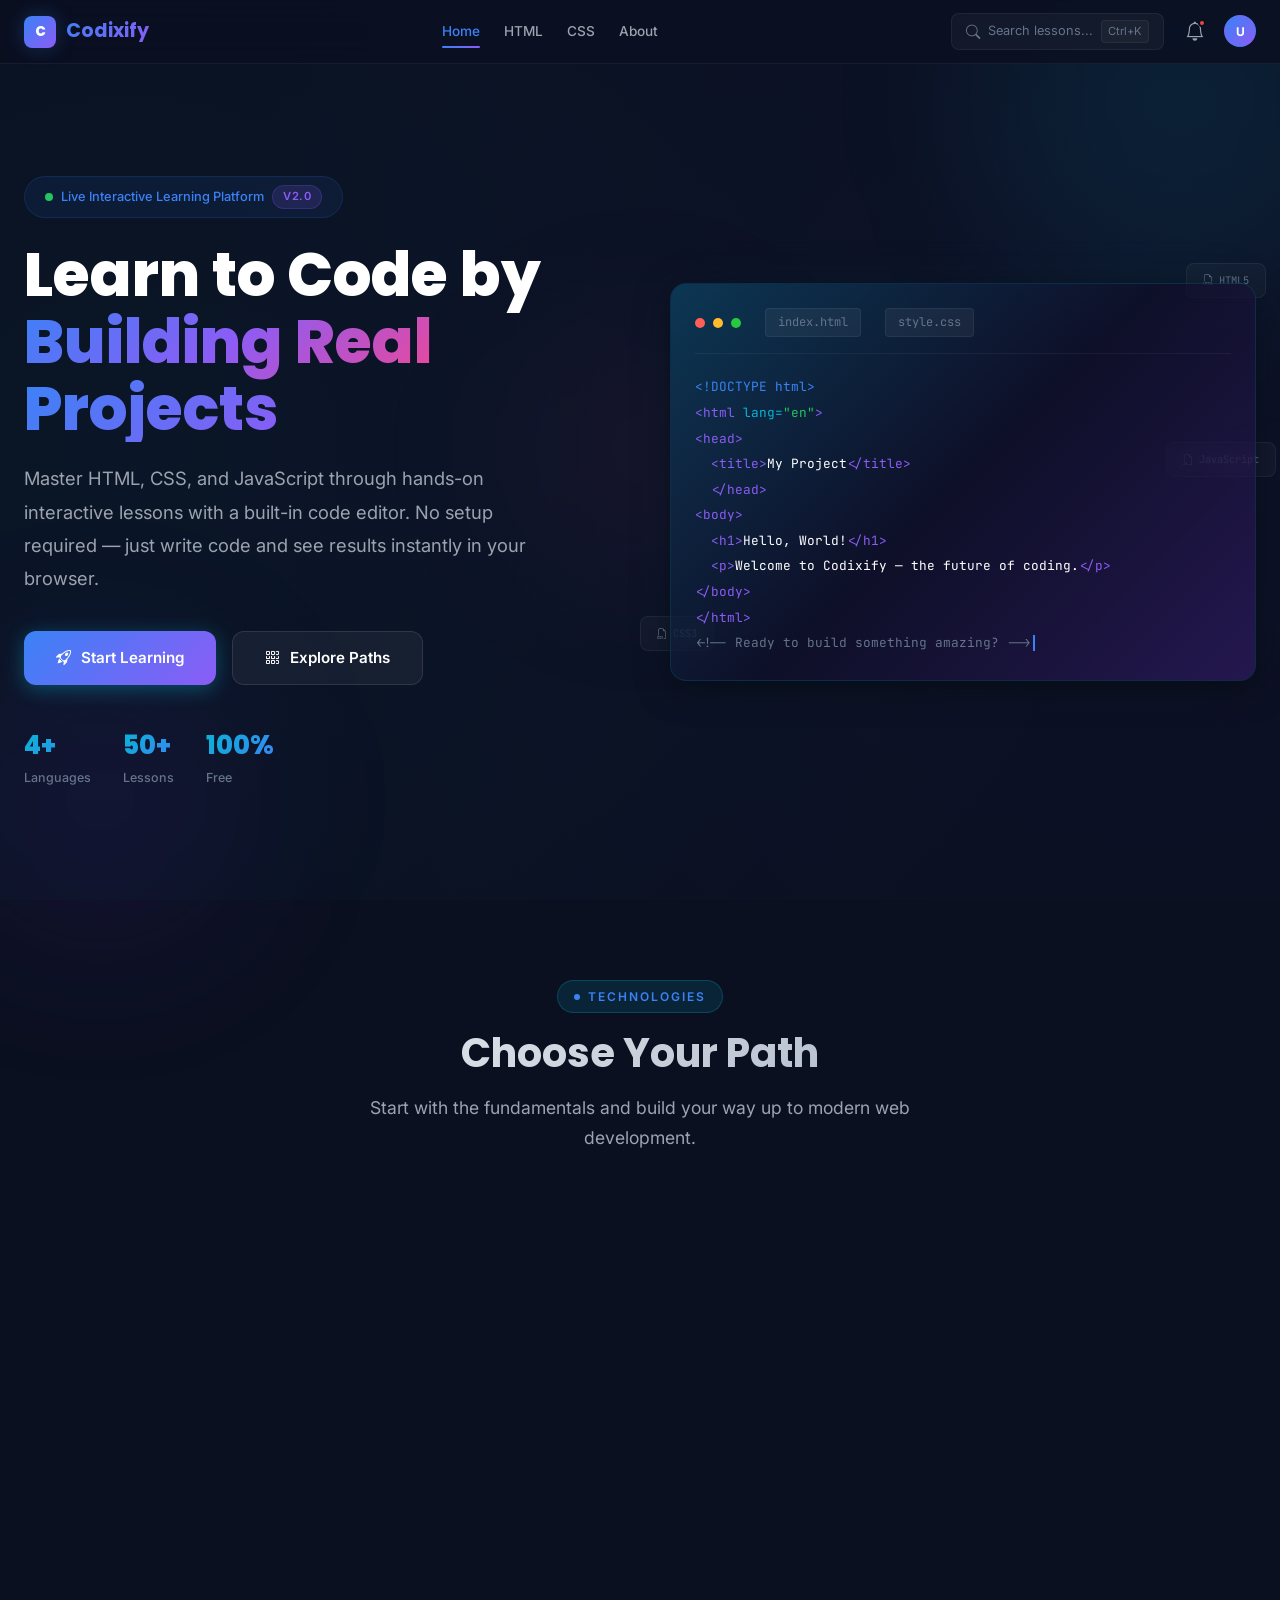
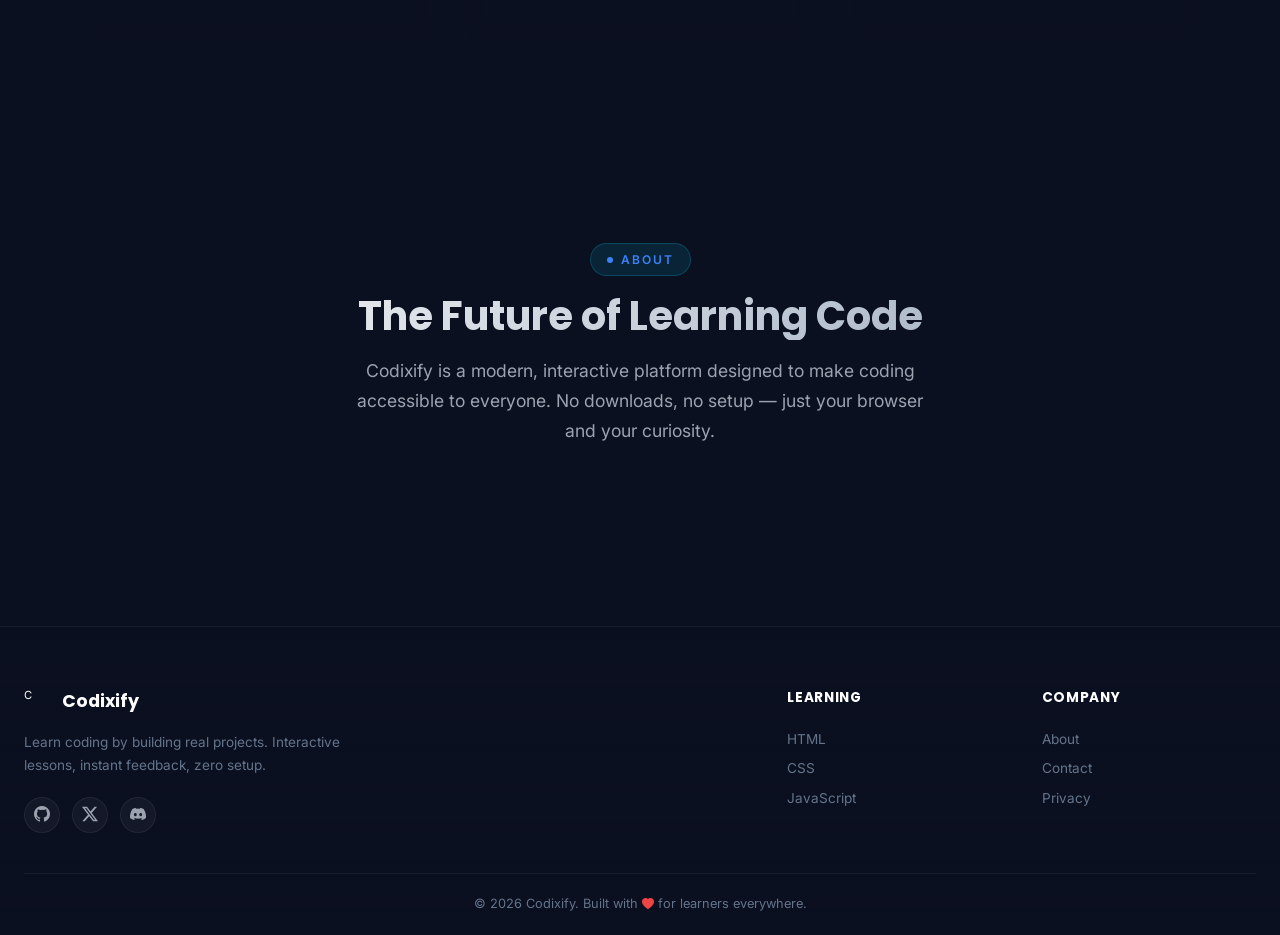
<file: index.html>
<!DOCTYPE html>
<html lang="en">
<head>
  <meta charset="UTF-8">
  <meta name="viewport" content="width=device-width, initial-scale=1.0">
  <title>Codixify - Learn Coding by Building Real Projects</title>
  <link rel="preconnect" href="https://fonts.googleapis.com">
  <link rel="preconnect" href="https://fonts.gstatic.com" crossorigin>
  <link href="https://fonts.googleapis.com/css2?family=Inter:wght@300;400;500;600;700&family=Poppins:wght@500;600;700;800;900&family=JetBrains+Mono:wght@400;500&display=swap" rel="stylesheet">
  <link rel="stylesheet" href="https://cdn.jsdelivr.net/npm/bootstrap-icons@1.11.3/font/bootstrap-icons.min.css">
  <link rel="stylesheet" href="style.css">

  <!-- Google tag (gtag.js) -->
<script async src="https://www.googletagmanager.com/gtag/js?id=G-Y9FMSHG7VE"></script>
<script>
  window.dataLayer = window.dataLayer || [];
  function gtag(){dataLayer.push(arguments);}
  gtag('js', new Date());

  gtag('config', 'G-Y9FMSHG7VE');
</script>
 
</head>
<body>
  
  <!-- Animated Background -->

  <div class="animated-bg"></div>

  <div class="orb orb-1"></div>
  <div class="orb orb-2"></div>
  <div class="orb orb-3"></div>

  <!-- ===== NAVBAR ===== -->
  <nav class="navbar" role="navigation" aria-label="Main navigation">
    <div class="container">
      <a href="index.html" class="navbar-brand">
        <span class="logo-icon">C</span>
        <span class="logo-text">Codixify</span>
      </a>
      <div class="navbar-center">
        <div class="navbar-links">
          <a href="index.html" class="active" aria-current="page">Home</a>
          <a href="html-levels.html">HTML</a>
          <a href="css-levels.html">CSS</a>
          <a href="#about">About</a>
        </div>
      </div>
      <div class="navbar-right">
        <div class="navbar-search" role="button" tabindex="0" aria-label="Search lessons">
          <i class="bi bi-search"></i>
          <span>Search lessons...</span>
          <span class="search-hint">Ctrl+K</span>
        </div>
        <a href="#" class="navbar-icon-btn" aria-label="Notifications">
          <i class="bi bi-bell"></i>
          <span class="badge-dot"></span>
        </a>
        <div class="navbar-avatar" role="button" tabindex="0" aria-label="Profile">
          <span>U</span>
        </div>
        <button class="navbar-toggle" aria-label="Toggle navigation menu" aria-expanded="false">
          <span></span>
          <span></span>
          <span></span>
        </button>
      </div>
    </div>
  </nav>

  <!-- ===== HERO SECTION ===== -->
  <section class="hero" id="home">
    <div class="container">
      <div class="hero-content">
        <div class="hero-badge">
          <span class="dot"></span>
          Live Interactive Learning Platform
          <span class="badge-pill">v2.0</span>
        </div>
        <h1 class="hero-title">
          Learn to Code by
          <span class="gradient-text">Building Real</span>
          <span class="block-display gradient-text">Projects</span>
        </h1>
        <p class="hero-description">
          Master HTML, CSS, and JavaScript through hands-on interactive lessons with a built-in code editor. No setup required — just write code and see results instantly in your browser.
        </p>
        <div class="hero-buttons">
          <a href="html-levels.html" class="btn btn-primary">
            <i class="bi bi-rocket-takeoff"></i>
            Start Learning
          </a>
          <a href="#tech" class="btn btn-secondary">
            <i class="bi bi-grid-3x3-gap"></i>
            Explore Paths
          </a>
        </div>
        <div class="hero-stats">
          <div class="hero-stat">
            <span class="stat-value">4+</span>
            <span class="stat-label">Languages</span>
          </div>
          <div class="hero-stat">
            <span class="stat-value">50+</span>
            <span class="stat-label">Lessons</span>
          </div>
          <div class="hero-stat">
            <span class="stat-value">100%</span>
            <span class="stat-label">Free</span>
          </div>
        </div>
      </div>

      <div class="hero-visual">
        <div class="code-illustration">
          <div class="editor-header">
            <span class="editor-dot"></span>
            <span class="editor-dot"></span>
            <span class="editor-dot"></span>
            <span class="editor-tab">index.html</span>
            <span class="editor-tab">style.css</span>
          </div>
          <div class="code-line"><span class="hl-blue">&lt;!DOCTYPE html&gt;</span></div>
          <div class="code-line"><span class="hl-purple">&lt;html</span> <span class="hl-cyan">lang=</span><span class="hl-green">"en"</span><span class="hl-purple">&gt;</span></div>
          <div class="code-line"><span class="hl-purple">&lt;head&gt;</span></div>
          <div class="code-line"><span class="indent-1"><span class="hl-purple">&lt;title&gt;</span><span class="hl-white">My Project</span><span class="hl-purple">&lt;/title&gt;</span></span></div>
          <div class="code-line"><span class="indent-1"><span class="hl-purple">&lt;/head&gt;</span></span></div>
          <div class="code-line"><span class="hl-purple">&lt;body&gt;</span></div>
          <div class="code-line"><span class="indent-1"><span class="hl-purple">&lt;h1&gt;</span><span class="hl-white">Hello, World!</span><span class="hl-purple">&lt;/h1&gt;</span></span></div>
          <div class="code-line"><span class="indent-1"><span class="hl-purple">&lt;p&gt;</span><span class="hl-white">Welcome to Codixify &mdash; the future of coding.</span><span class="hl-purple">&lt;/p&gt;</span></span></div>
          <div class="code-line"><span class="hl-purple">&lt;/body&gt;</span></div>
          <div class="code-line"><span class="hl-purple">&lt;/html&gt;</span></div>
          <div class="code-line"><span class="hl-dim">&lt;!-- Ready to build something amazing? --&gt;</span><span class="cursor-blink"></span></div>
        </div>

        <div class="floating-elements">
          <span class="float-el"><i class="bi bi-filetype-html"></i> HTML5</span>
          <span class="float-el"><i class="bi bi-filetype-css"></i> CSS3</span>
          <span class="float-el"><i class="bi bi-filetype-js"></i> JavaScript</span>
        </div>
      </div>
    </div>
  </section>

  <!-- ===== TECHNOLOGY SECTION ===== -->
  <section class="tech-section" id="tech">
    <div class="container">
      <div class="section-header">
        <div class="section-label">Technologies</div>
        <h2 class="section-title">Choose Your Path</h2>
        <p class="section-subtitle">
          Start with the fundamentals and build your way up to modern web development.
        </p>
      </div>

      <div class="tech-grid">
        <div class="tech-card html-card" onclick="window.location.href='html-levels.html'" tabindex="0" role="button" aria-label="HTML learning path">
          <div class="card-icon">
            <i class="bi bi-filetype-html"></i>
          </div>
          <div class="card-badge-group">
            <span class="card-badge theory-badge">Theory</span>
            <span class="card-badge lab-badge">Lab</span>
          </div>
          <h3 class="card-title">HTML</h3>
          <p class="card-description">
            Learn the structure of the web. Build pages with headings, paragraphs, images, links, and more.
          </p>
          <div class="card-progress-mini">
            <div class="progress-track">
              <div class="progress-fill" style="width: 0%;"></div>
            </div>
            <span class="progress-label">4 Levels</span>
          </div>
          <span class="card-link">
            Start learning <i class="bi bi-arrow-right"></i>
          </span>
        </div>

        <div class="tech-card css-card" onclick="window.location.href='css-levels.html'" tabindex="0" role="button" aria-label="CSS learning path">
          <div class="card-icon">
            <i class="bi bi-filetype-css"></i>
          </div>
          <div class="card-badge-group">
            <span class="card-badge workshop-badge">Workshop</span>
            <span class="card-badge project-badge">Project</span>
          </div>
          <h3 class="card-title">CSS</h3>
          <p class="card-description">
            Master styling and layout. Create beautiful designs with colors, fonts, flexbox, and grid.
          </p>
          <div class="card-progress-mini">
            <div class="progress-track">
              <div class="progress-fill" style="width: 0%;"></div>
            </div>
            <span class="progress-label">20 Levels</span>
          </div>
          <span class="card-link">
            Start learning <i class="bi bi-arrow-right"></i>
          </span>
        </div>

        <div class="tech-card js-card" onclick="alert('JavaScript lessons coming soon! Start with HTML first.')" tabindex="0" role="button" aria-label="JavaScript learning path">
          <div class="card-icon">
            <i class="bi bi-filetype-js"></i>
          </div>
          <div class="card-badge-group">
            <span class="card-badge quiz-badge">Quiz</span>
            <span class="card-badge coming-badge">Coming</span>
          </div>
          <h3 class="card-title">JavaScript</h3>
          <p class="card-description">
            Bring your pages to life. Learn functions, events, DOM manipulation, and interactive features.
          </p>
          <div class="card-progress-mini">
            <div class="progress-track">
              <div class="progress-fill" style="width: 0%;"></div>
            </div>
            <span class="progress-label">Coming soon</span>
          </div>
          <span class="card-link">
            Coming soon <i class="bi bi-arrow-right"></i>
          </span>
        </div>
      </div>
    </div>
  </section>

  <!-- ===== ABOUT SECTION ===== -->
  <section class="tech-section" id="about">
    <div class="container">
      <div class="section-header">
        <div class="section-label">About</div>
        <h2 class="section-title">The Future of Learning Code</h2>
        <p class="section-subtitle">
          Codixify is a modern, interactive platform designed to make coding accessible to everyone. No downloads, no setup — just your browser and your curiosity.
        </p>
      </div>
    </div>
  </section>

  <!-- ===== FOOTER ===== -->
  <footer class="footer">
    <div class="container">
      <div class="footer-grid">
        <div class="footer-brand">
          <div class="footer-logo">
            <span class="logo-icon" style="width:28px;height:28px;font-size:0.7rem;">C</span>
            <span style="font-family:var(--font-heading);font-weight:700;font-size:1.1rem;">Codixify</span>
          </div>
          <p class="footer-desc">Learn coding by building real projects. Interactive lessons, instant feedback, zero setup.</p>
          <div class="footer-social">
            <a href="#" class="social-link" aria-label="GitHub"><i class="bi bi-github"></i></a>
            <a href="#" class="social-link" aria-label="Twitter"><i class="bi bi-twitter-x"></i></a>
            <a href="#" class="social-link" aria-label="Discord"><i class="bi bi-discord"></i></a>
          </div>
        </div>
        <div class="footer-links">
          <div class="footer-col">
            <h4>Learning</h4>
            <a href="html-levels.html">HTML</a>
            <a href="css-levels.html">CSS</a>
            <a href="#">JavaScript</a>
          </div>
          <div class="footer-col">
            <h4>Company</h4>
            <a href="#about">About</a>
            <a href="#">Contact</a>
            <a href="#">Privacy</a>
          </div>
        </div>
      </div>
      <div class="footer-bottom">
        <p>&copy; 2026 Codixify. Built with <i class="bi bi-heart-fill" style="color:var(--danger);"></i> for learners everywhere.</p>
      </div>
    </div>
  </footer>

  <script src="script.js"></script>
</body>
</html>
</file>
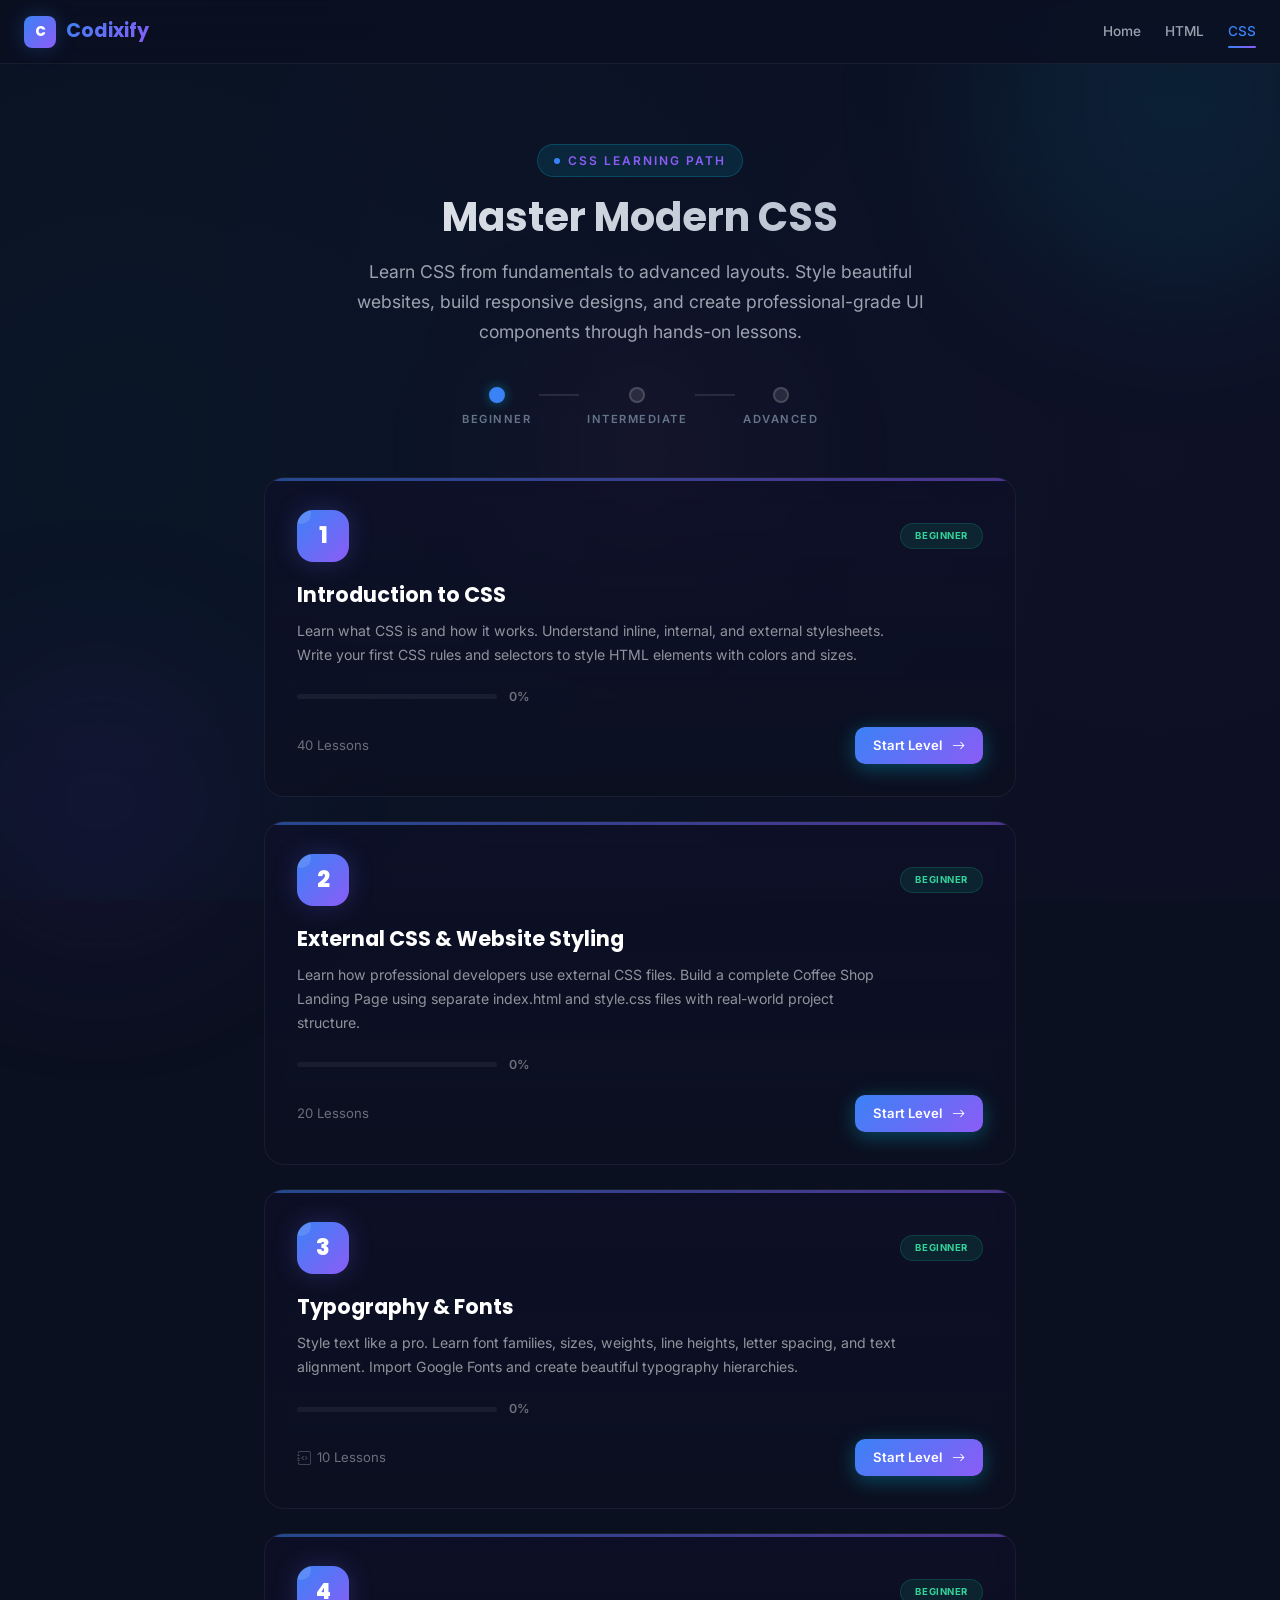
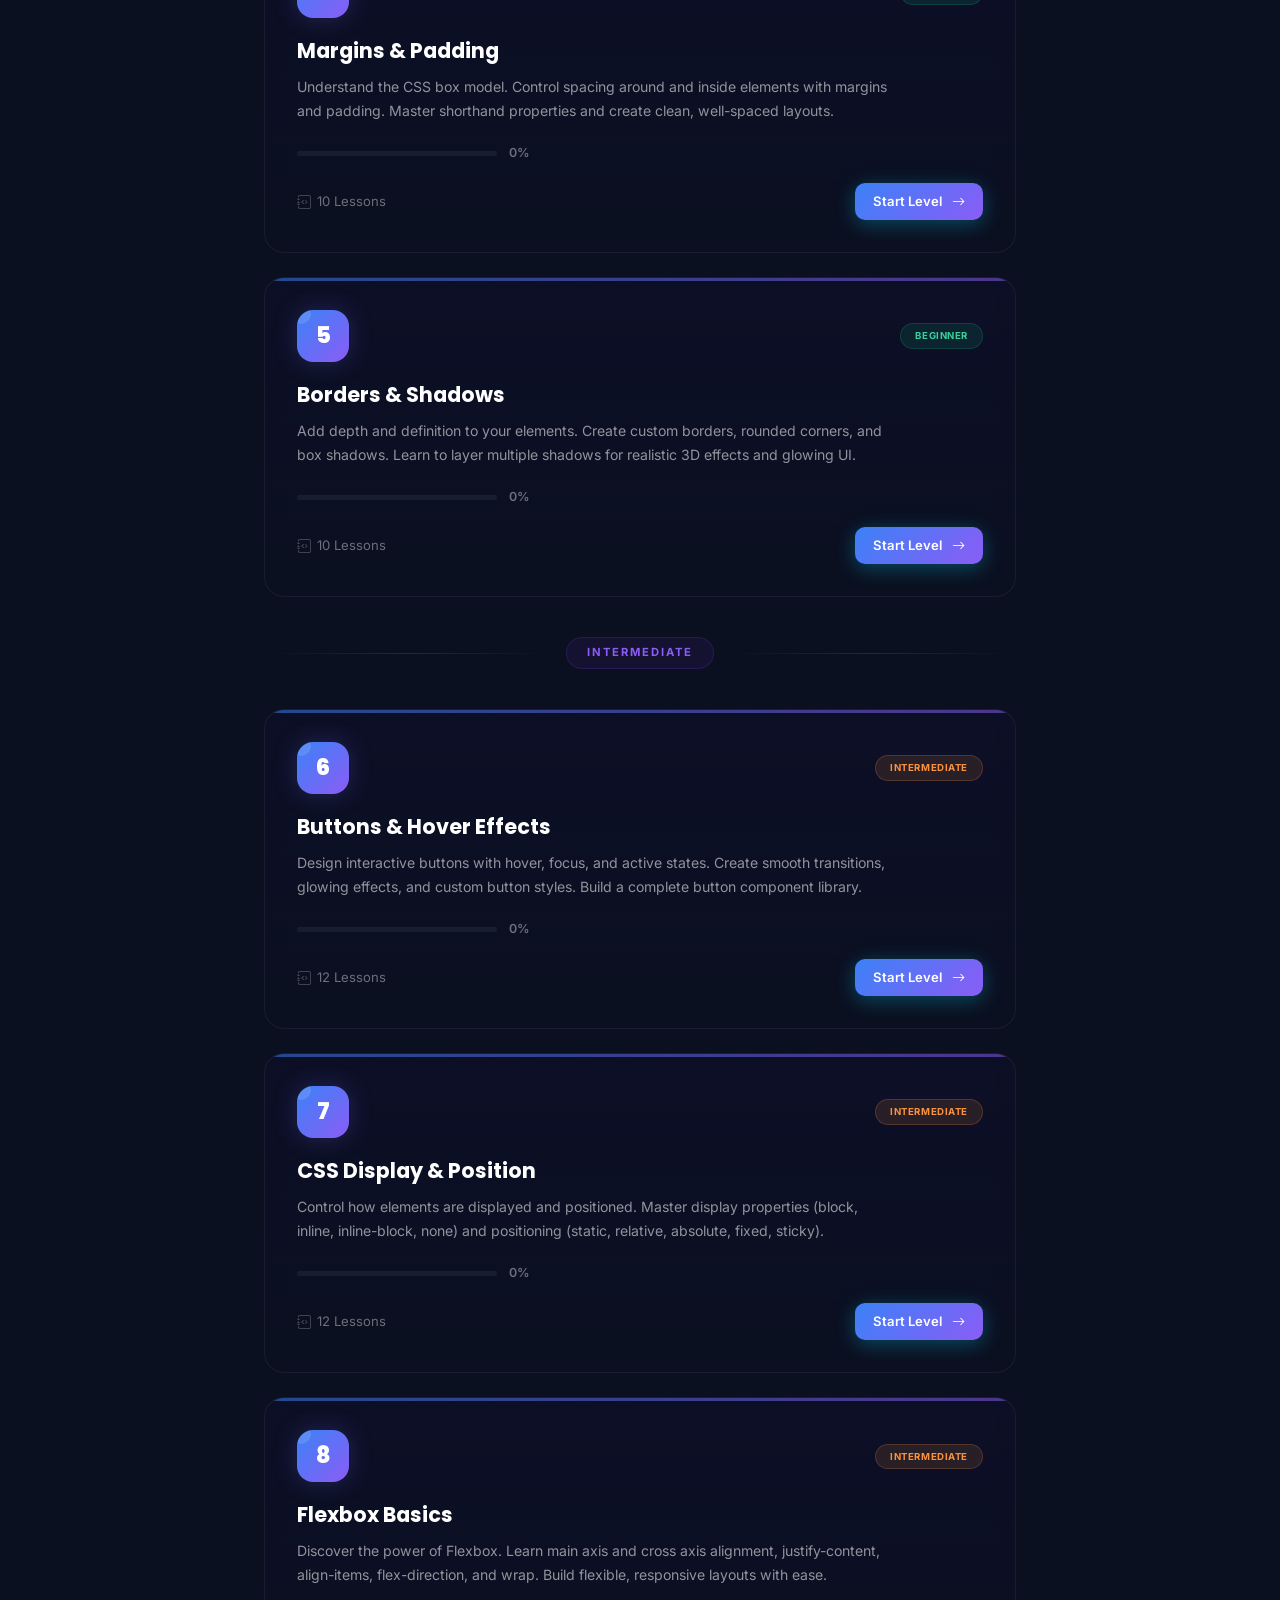
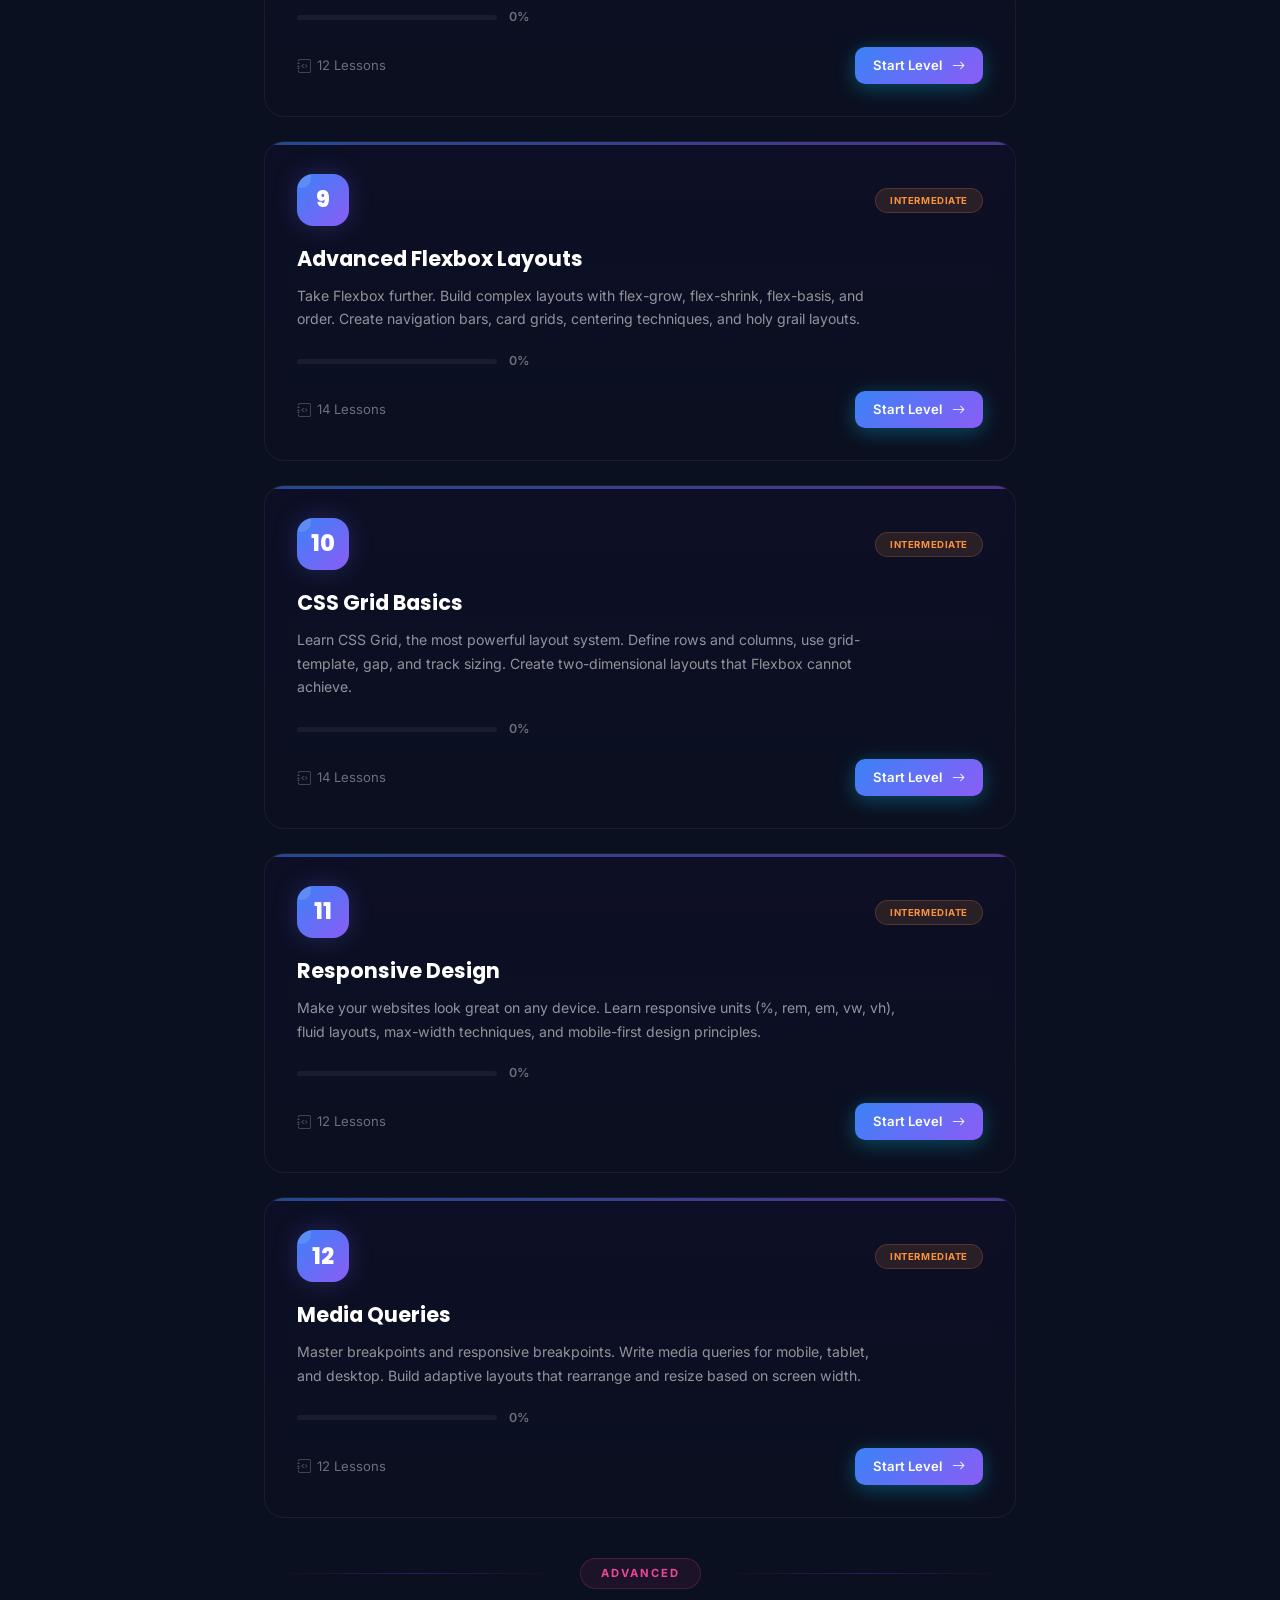
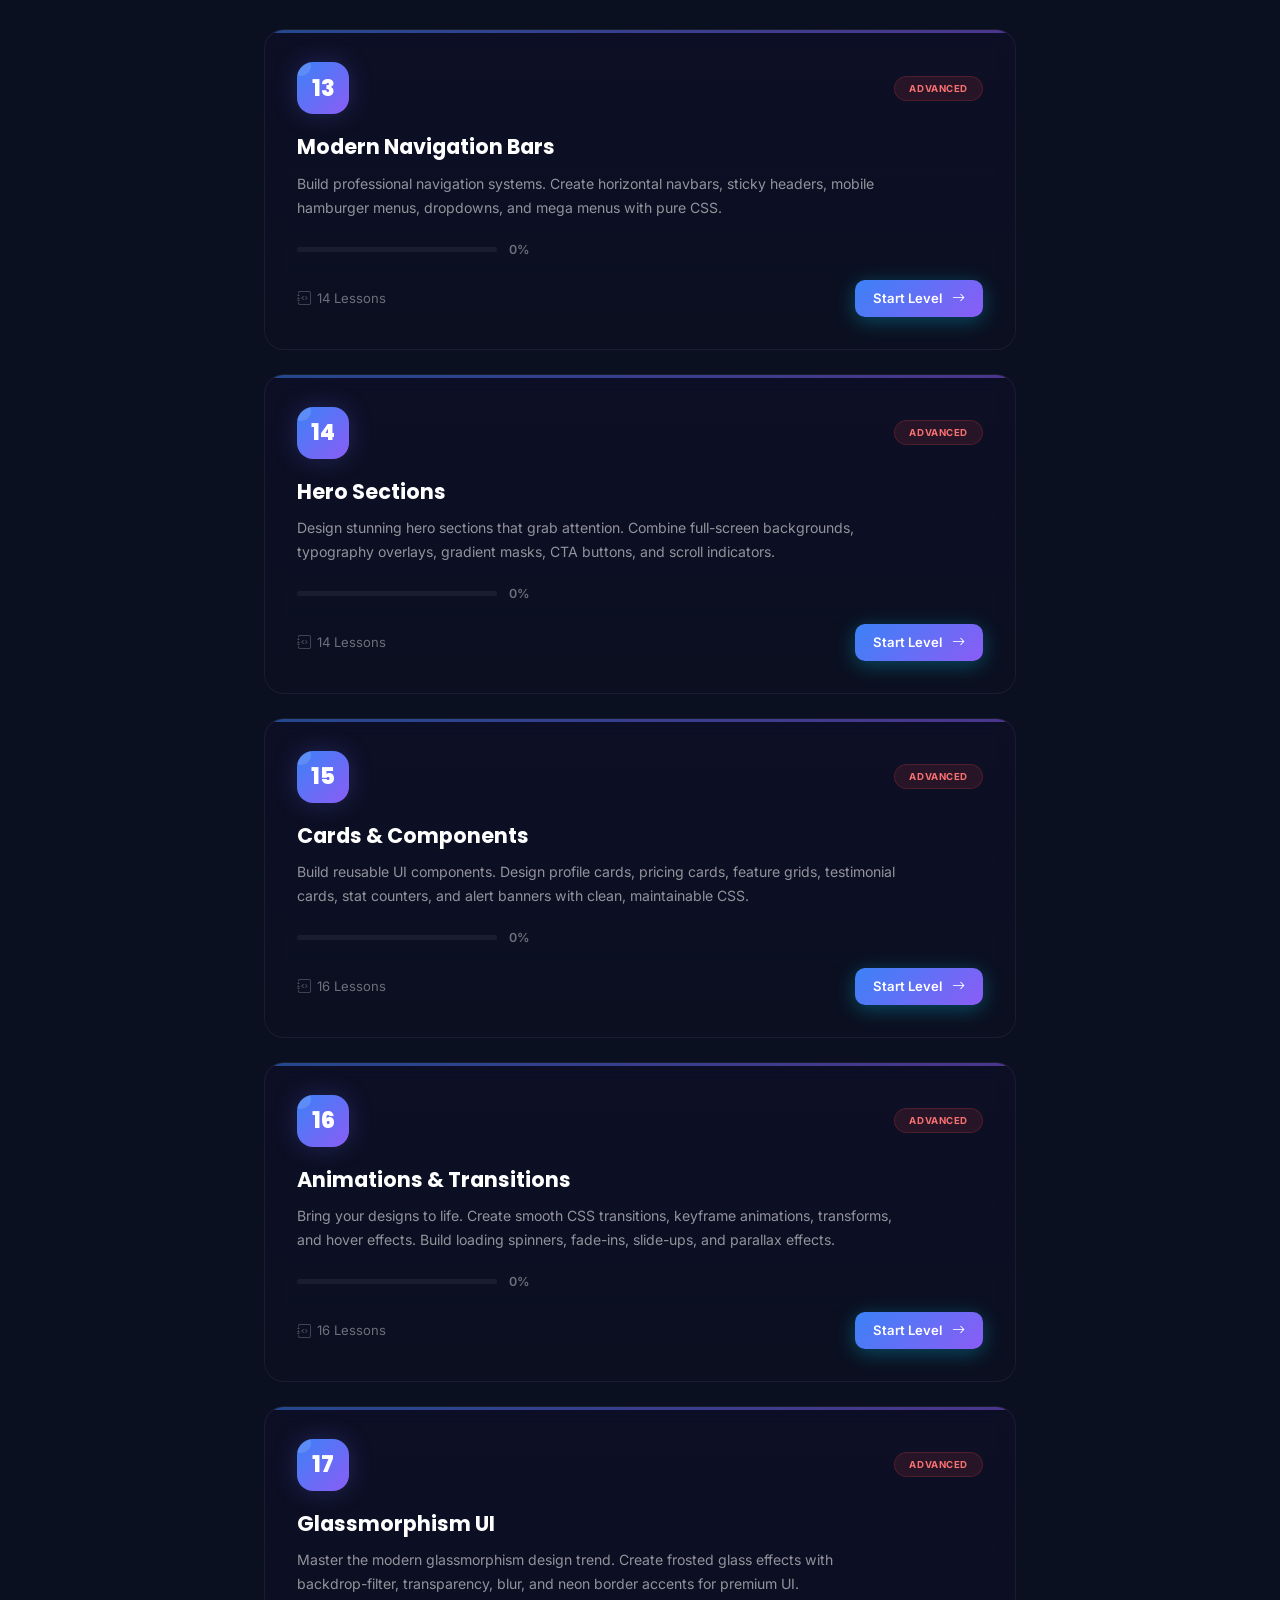
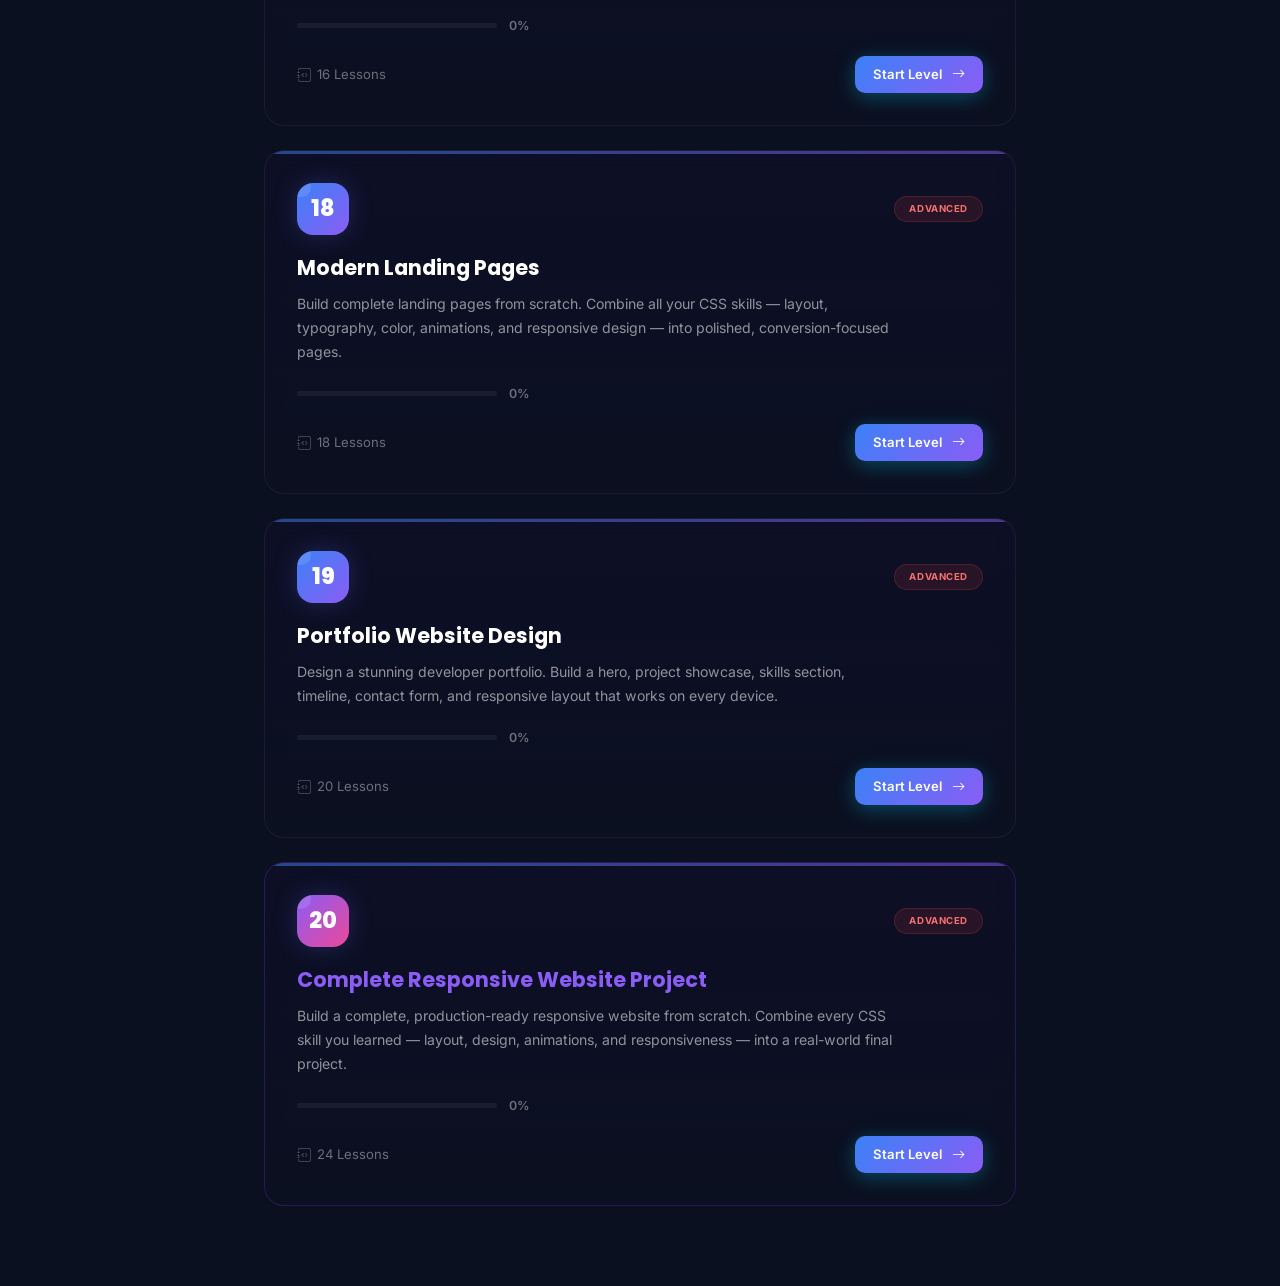
<file: css-levels.html>
<!DOCTYPE html>
<html lang="en">
<head>
  <meta charset="UTF-8">
  <meta name="viewport" content="width=device-width, initial-scale=1.0">
  <title>CSS Learning Path | Codixify</title>
  <link rel="preconnect" href="https://fonts.googleapis.com">
  <link rel="preconnect" href="https://fonts.gstatic.com" crossorigin>
  <link href="https://fonts.googleapis.com/css2?family=Inter:wght@300;400;500;600;700&family=Poppins:wght@500;600;700;800;900&family=JetBrains+Mono:wght@400;500&display=swap" rel="stylesheet">
  <link rel="stylesheet" href="https://cdn.jsdelivr.net/npm/bootstrap-icons@1.11.3/font/bootstrap-icons.min.css">
  <link rel="stylesheet" href="style.css">
</head>
<body>

  <div class="animated-bg"></div>

  <div class="orb orb-1"></div>
  <div class="orb orb-2"></div>
  <div class="orb orb-3"></div>

  <!-- ===== NAVBAR ===== -->
  <nav class="navbar" role="navigation">
    <div class="container">
      <a href="index.html" class="navbar-brand">
        <span class="logo-icon">C</span>
        <span class="logo-text">Codixify</span>
      </a>
      <div class="navbar-links">
        <a href="index.html">Home</a>
        <a href="html-levels.html">HTML</a>
        <a href="css-levels.html" class="active">CSS</a>
      </div>
      <button class="navbar-toggle" aria-label="Toggle navigation">
        <span></span>
        <span></span>
        <span></span>
      </button>
    </div>
  </nav>

  <!-- ===== CSS LEVELS PAGE ===== -->
  <div class="levels-page">

    <!-- ===== HERO / HEADER ===== -->
    <section class="levels-hero">
      <div class="container">
        <div class="section-header" style="text-align:center;">
          <div class="section-label" style="color:var(--neon-purple);">CSS Learning Path</div>
          <h1 class="section-title">Master Modern CSS</h1>
          <p class="section-subtitle" style="margin:0 auto;">
            Learn CSS from fundamentals to advanced layouts. Style beautiful websites, build responsive designs, and create professional-grade UI components through hands-on lessons.
          </p>
        </div>
      </div>
    </section>

    <!-- ===== ROADMAP PATH INDICATOR ===== -->
    <div class="css-roadmap">
      <div class="roadmap-phase">
        <span class="phase-dot phase-active"></span>
        <span class="phase-label">Beginner</span>
      </div>
      <span class="phase-connector"></span>
      <div class="roadmap-phase">
        <span class="phase-dot"></span>
        <span class="phase-label">Intermediate</span>
      </div>
      <span class="phase-connector"></span>
      <div class="roadmap-phase">
        <span class="phase-dot"></span>
        <span class="phase-label">Advanced</span>
      </div>
    </div>

    <!-- ===== LEVEL CARDS ===== -->
    <div class="levels-container">
      <div class="level-cards-grid">

        <!-- ===== LEVEL 1 ===== -->
        <div class="level-card card-available" onclick="openLevelPreview('css-1')">
          <div class="card-glow"></div>

          <div class="level-card-header">
            <div class="level-number">1</div>
            <span class="difficulty-badge beginner">Beginner</span>
          </div>

          <h3 class="level-card-title">Introduction to CSS</h3>

          <p class="level-card-desc">
            Learn what CSS is and how it works. Understand inline, internal, and external stylesheets. Write your first CSS rules and selectors to style HTML elements with colors and sizes.
          </p>

          <div class="level-progress">
            <div class="progress-bar">
              <div class="progress-fill" style="width: 0%;"></div>
            </div>
            <span class="progress-text">0%</span>
          </div>

          <div class="level-card-footer">
            <span class="level-lessons"><i class="bi bi-journal-code"></i> 40 Lessons</span>
            <span class="btn btn-primary btn-sm" style="cursor:pointer;">
              Start Level
              <i class="bi bi-arrow-right"></i>
            </span>
          </div>
        </div>

        <!-- ===== LEVEL 2 ===== -->
        <div class="level-card card-available" onclick="openLevelPreview('css-2')">
          <div class="card-glow"></div>

          <div class="level-card-header">
            <div class="level-number">2</div>
            <span class="difficulty-badge beginner">Beginner</span>
          </div>

          <h3 class="level-card-title">External CSS & Website Styling</h3>

          <p class="level-card-desc">
            Learn how professional developers use external CSS files. Build a complete Coffee Shop Landing Page using separate index.html and style.css files with real-world project structure.
          </p>

          <div class="level-progress">
            <div class="progress-bar">
              <div class="progress-fill" style="width: 0%;"></div>
            </div>
            <span class="progress-text">0%</span>
          </div>

          <div class="level-card-footer">
            <span class="level-lessons"><i class="bi bi-journal-code"></i> 20 Lessons</span>
            <span class="btn btn-primary btn-sm" style="cursor:pointer;">
              Start Level
              <i class="bi bi-arrow-right"></i>
            </span>
          </div>
        </div>

        <!-- ===== LEVEL 3 ===== -->
        <div class="level-card card-available" onclick="openLevelPreview('css-3')">
          <div class="card-glow"></div>

          <div class="level-card-header">
            <div class="level-number">3</div>
            <span class="difficulty-badge beginner">Beginner</span>
          </div>

          <h3 class="level-card-title">Typography & Fonts</h3>

          <p class="level-card-desc">
            Style text like a pro. Learn font families, sizes, weights, line heights, letter spacing, and text alignment. Import Google Fonts and create beautiful typography hierarchies.
          </p>

          <div class="level-progress">
            <div class="progress-bar">
              <div class="progress-fill" style="width: 0%;"></div>
            </div>
            <span class="progress-text">0%</span>
          </div>

          <div class="level-card-footer">
            <span class="level-lessons"><i class="bi bi-journal-code"></i> 10 Lessons</span>
            <span class="btn btn-primary btn-sm" style="cursor:pointer;">
              Start Level
              <i class="bi bi-arrow-right"></i>
            </span>
          </div>
        </div>

        <!-- ===== LEVEL 4 ===== -->
        <div class="level-card card-available" onclick="openLevelPreview('css-4')">
          <div class="card-glow"></div>

          <div class="level-card-header">
            <div class="level-number">4</div>
            <span class="difficulty-badge beginner">Beginner</span>
          </div>

          <h3 class="level-card-title">Margins & Padding</h3>

          <p class="level-card-desc">
            Understand the CSS box model. Control spacing around and inside elements with margins and padding. Master shorthand properties and create clean, well-spaced layouts.
          </p>

          <div class="level-progress">
            <div class="progress-bar">
              <div class="progress-fill" style="width: 0%;"></div>
            </div>
            <span class="progress-text">0%</span>
          </div>

          <div class="level-card-footer">
            <span class="level-lessons"><i class="bi bi-journal-code"></i> 10 Lessons</span>
            <span class="btn btn-primary btn-sm" style="cursor:pointer;">
              Start Level
              <i class="bi bi-arrow-right"></i>
            </span>
          </div>
        </div>

        <!-- ===== LEVEL 5 ===== -->
        <div class="level-card card-available" onclick="openLevelPreview('css-5')">
          <div class="card-glow"></div>

          <div class="level-card-header">
            <div class="level-number">5</div>
            <span class="difficulty-badge beginner">Beginner</span>
          </div>

          <h3 class="level-card-title">Borders & Shadows</h3>

          <p class="level-card-desc">
            Add depth and definition to your elements. Create custom borders, rounded corners, and box shadows. Learn to layer multiple shadows for realistic 3D effects and glowing UI.
          </p>

          <div class="level-progress">
            <div class="progress-bar">
              <div class="progress-fill" style="width: 0%;"></div>
            </div>
            <span class="progress-text">0%</span>
          </div>

          <div class="level-card-footer">
            <span class="level-lessons"><i class="bi bi-journal-code"></i> 10 Lessons</span>
            <span class="btn btn-primary btn-sm" style="cursor:pointer;">
              Start Level
              <i class="bi bi-arrow-right"></i>
            </span>
          </div>
        </div>

      </div>

      <!-- ===== PHASE BREAK - INTERMEDIATE ===== -->
      <div class="phase-break">
        <div class="phase-break-line"></div>
        <div class="phase-break-badge">Intermediate</div>
        <div class="phase-break-line"></div>
      </div>

      <div class="level-cards-grid">

        <!-- ===== LEVEL 6 ===== -->
        <div class="level-card card-available" onclick="openLevelPreview('css-6')">
          <div class="card-glow"></div>

          <div class="level-card-header">
            <div class="level-number">6</div>
            <span class="difficulty-badge intermediate">Intermediate</span>
          </div>

          <h3 class="level-card-title">Buttons & Hover Effects</h3>

          <p class="level-card-desc">
            Design interactive buttons with hover, focus, and active states. Create smooth transitions, glowing effects, and custom button styles. Build a complete button component library.
          </p>

          <div class="level-progress">
            <div class="progress-bar">
              <div class="progress-fill" style="width: 0%;"></div>
            </div>
            <span class="progress-text">0%</span>
          </div>

          <div class="level-card-footer">
            <span class="level-lessons"><i class="bi bi-journal-code"></i> 12 Lessons</span>
            <span class="btn btn-primary btn-sm" style="cursor:pointer;">
              Start Level
              <i class="bi bi-arrow-right"></i>
            </span>
          </div>
        </div>

        <!-- ===== LEVEL 7 ===== -->
        <div class="level-card card-available" onclick="openLevelPreview('css-7')">
          <div class="card-glow"></div>

          <div class="level-card-header">
            <div class="level-number">7</div>
            <span class="difficulty-badge intermediate">Intermediate</span>
          </div>

          <h3 class="level-card-title">CSS Display & Position</h3>

          <p class="level-card-desc">
            Control how elements are displayed and positioned. Master display properties (block, inline, inline-block, none) and positioning (static, relative, absolute, fixed, sticky).
          </p>

          <div class="level-progress">
            <div class="progress-bar">
              <div class="progress-fill" style="width: 0%;"></div>
            </div>
            <span class="progress-text">0%</span>
          </div>

          <div class="level-card-footer">
            <span class="level-lessons"><i class="bi bi-journal-code"></i> 12 Lessons</span>
            <span class="btn btn-primary btn-sm" style="cursor:pointer;">
              Start Level
              <i class="bi bi-arrow-right"></i>
            </span>
          </div>
        </div>

        <!-- ===== LEVEL 8 ===== -->
        <div class="level-card card-available" onclick="openLevelPreview('css-8')">
          <div class="card-glow"></div>

          <div class="level-card-header">
            <div class="level-number">8</div>
            <span class="difficulty-badge intermediate">Intermediate</span>
          </div>

          <h3 class="level-card-title">Flexbox Basics</h3>

          <p class="level-card-desc">
            Discover the power of Flexbox. Learn main axis and cross axis alignment, justify-content, align-items, flex-direction, and wrap. Build flexible, responsive layouts with ease.
          </p>

          <div class="level-progress">
            <div class="progress-bar">
              <div class="progress-fill" style="width: 0%;"></div>
            </div>
            <span class="progress-text">0%</span>
          </div>

          <div class="level-card-footer">
            <span class="level-lessons"><i class="bi bi-journal-code"></i> 12 Lessons</span>
            <span class="btn btn-primary btn-sm" style="cursor:pointer;">
              Start Level
              <i class="bi bi-arrow-right"></i>
            </span>
          </div>
        </div>

        <!-- ===== LEVEL 9 ===== -->
        <div class="level-card card-available" onclick="openLevelPreview('css-9')">
          <div class="card-glow"></div>

          <div class="level-card-header">
            <div class="level-number">9</div>
            <span class="difficulty-badge intermediate">Intermediate</span>
          </div>

          <h3 class="level-card-title">Advanced Flexbox Layouts</h3>

          <p class="level-card-desc">
            Take Flexbox further. Build complex layouts with flex-grow, flex-shrink, flex-basis, and order. Create navigation bars, card grids, centering techniques, and holy grail layouts.
          </p>

          <div class="level-progress">
            <div class="progress-bar">
              <div class="progress-fill" style="width: 0%;"></div>
            </div>
            <span class="progress-text">0%</span>
          </div>

          <div class="level-card-footer">
            <span class="level-lessons"><i class="bi bi-journal-code"></i> 14 Lessons</span>
            <span class="btn btn-primary btn-sm" style="cursor:pointer;">
              Start Level
              <i class="bi bi-arrow-right"></i>
            </span>
          </div>
        </div>

        <!-- ===== LEVEL 10 ===== -->
        <div class="level-card card-available" onclick="openLevelPreview('css-10')">
          <div class="card-glow"></div>

          <div class="level-card-header">
            <div class="level-number">10</div>
            <span class="difficulty-badge intermediate">Intermediate</span>
          </div>

          <h3 class="level-card-title">CSS Grid Basics</h3>

          <p class="level-card-desc">
            Learn CSS Grid, the most powerful layout system. Define rows and columns, use grid-template, gap, and track sizing. Create two-dimensional layouts that Flexbox cannot achieve.
          </p>

          <div class="level-progress">
            <div class="progress-bar">
              <div class="progress-fill" style="width: 0%;"></div>
            </div>
            <span class="progress-text">0%</span>
          </div>

          <div class="level-card-footer">
            <span class="level-lessons"><i class="bi bi-journal-code"></i> 14 Lessons</span>
            <span class="btn btn-primary btn-sm" style="cursor:pointer;">
              Start Level
              <i class="bi bi-arrow-right"></i>
            </span>
          </div>
        </div>

        <!-- ===== LEVEL 11 ===== -->
        <div class="level-card card-available" onclick="openLevelPreview('css-11')">
          <div class="card-glow"></div>

          <div class="level-card-header">
            <div class="level-number">11</div>
            <span class="difficulty-badge intermediate">Intermediate</span>
          </div>

          <h3 class="level-card-title">Responsive Design</h3>

          <p class="level-card-desc">
            Make your websites look great on any device. Learn responsive units (%, rem, em, vw, vh), fluid layouts, max-width techniques, and mobile-first design principles.
          </p>

          <div class="level-progress">
            <div class="progress-bar">
              <div class="progress-fill" style="width: 0%;"></div>
            </div>
            <span class="progress-text">0%</span>
          </div>

          <div class="level-card-footer">
            <span class="level-lessons"><i class="bi bi-journal-code"></i> 12 Lessons</span>
            <span class="btn btn-primary btn-sm" style="cursor:pointer;">
              Start Level
              <i class="bi bi-arrow-right"></i>
            </span>
          </div>
        </div>

        <!-- ===== LEVEL 12 ===== -->
        <div class="level-card card-available" onclick="openLevelPreview('css-12')">
          <div class="card-glow"></div>

          <div class="level-card-header">
            <div class="level-number">12</div>
            <span class="difficulty-badge intermediate">Intermediate</span>
          </div>

          <h3 class="level-card-title">Media Queries</h3>

          <p class="level-card-desc">
            Master breakpoints and responsive breakpoints. Write media queries for mobile, tablet, and desktop. Build adaptive layouts that rearrange and resize based on screen width.
          </p>

          <div class="level-progress">
            <div class="progress-bar">
              <div class="progress-fill" style="width: 0%;"></div>
            </div>
            <span class="progress-text">0%</span>
          </div>

          <div class="level-card-footer">
            <span class="level-lessons"><i class="bi bi-journal-code"></i> 12 Lessons</span>
            <span class="btn btn-primary btn-sm" style="cursor:pointer;">
              Start Level
              <i class="bi bi-arrow-right"></i>
            </span>
          </div>
        </div>

      </div>

      <!-- ===== PHASE BREAK - ADVANCED ===== -->
      <div class="phase-break">
        <div class="phase-break-line"></div>
        <div class="phase-break-badge phase-advanced">Advanced</div>
        <div class="phase-break-line"></div>
      </div>

      <div class="level-cards-grid">

        <!-- ===== LEVEL 13 ===== -->
        <div class="level-card card-available" onclick="openLevelPreview('css-13')">
          <div class="card-glow"></div>

          <div class="level-card-header">
            <div class="level-number">13</div>
            <span class="difficulty-badge advanced">Advanced</span>
          </div>

          <h3 class="level-card-title">Modern Navigation Bars</h3>

          <p class="level-card-desc">
            Build professional navigation systems. Create horizontal navbars, sticky headers, mobile hamburger menus, dropdowns, and mega menus with pure CSS.
          </p>

          <div class="level-progress">
            <div class="progress-bar">
              <div class="progress-fill" style="width: 0%;"></div>
            </div>
            <span class="progress-text">0%</span>
          </div>

          <div class="level-card-footer">
            <span class="level-lessons"><i class="bi bi-journal-code"></i> 14 Lessons</span>
            <span class="btn btn-primary btn-sm" style="cursor:pointer;">
              Start Level
              <i class="bi bi-arrow-right"></i>
            </span>
          </div>
        </div>

        <!-- ===== LEVEL 14 ===== -->
        <div class="level-card card-available" onclick="openLevelPreview('css-14')">
          <div class="card-glow"></div>

          <div class="level-card-header">
            <div class="level-number">14</div>
            <span class="difficulty-badge advanced">Advanced</span>
          </div>

          <h3 class="level-card-title">Hero Sections</h3>

          <p class="level-card-desc">
            Design stunning hero sections that grab attention. Combine full-screen backgrounds, typography overlays, gradient masks, CTA buttons, and scroll indicators.
          </p>

          <div class="level-progress">
            <div class="progress-bar">
              <div class="progress-fill" style="width: 0%;"></div>
            </div>
            <span class="progress-text">0%</span>
          </div>

          <div class="level-card-footer">
            <span class="level-lessons"><i class="bi bi-journal-code"></i> 14 Lessons</span>
            <span class="btn btn-primary btn-sm" style="cursor:pointer;">
              Start Level
              <i class="bi bi-arrow-right"></i>
            </span>
          </div>
        </div>

        <!-- ===== LEVEL 15 ===== -->
        <div class="level-card card-available" onclick="openLevelPreview('css-15')">
          <div class="card-glow"></div>

          <div class="level-card-header">
            <div class="level-number">15</div>
            <span class="difficulty-badge advanced">Advanced</span>
          </div>

          <h3 class="level-card-title">Cards & Components</h3>

          <p class="level-card-desc">
            Build reusable UI components. Design profile cards, pricing cards, feature grids, testimonial cards, stat counters, and alert banners with clean, maintainable CSS.
          </p>

          <div class="level-progress">
            <div class="progress-bar">
              <div class="progress-fill" style="width: 0%;"></div>
            </div>
            <span class="progress-text">0%</span>
          </div>

          <div class="level-card-footer">
            <span class="level-lessons"><i class="bi bi-journal-code"></i> 16 Lessons</span>
            <span class="btn btn-primary btn-sm" style="cursor:pointer;">
              Start Level
              <i class="bi bi-arrow-right"></i>
            </span>
          </div>
        </div>

        <!-- ===== LEVEL 16 ===== -->
        <div class="level-card card-available" onclick="openLevelPreview('css-16')">
          <div class="card-glow"></div>

          <div class="level-card-header">
            <div class="level-number">16</div>
            <span class="difficulty-badge advanced">Advanced</span>
          </div>

          <h3 class="level-card-title">Animations & Transitions</h3>

          <p class="level-card-desc">
            Bring your designs to life. Create smooth CSS transitions, keyframe animations, transforms, and hover effects. Build loading spinners, fade-ins, slide-ups, and parallax effects.
          </p>

          <div class="level-progress">
            <div class="progress-bar">
              <div class="progress-fill" style="width: 0%;"></div>
            </div>
            <span class="progress-text">0%</span>
          </div>

          <div class="level-card-footer">
            <span class="level-lessons"><i class="bi bi-journal-code"></i> 16 Lessons</span>
            <span class="btn btn-primary btn-sm" style="cursor:pointer;">
              Start Level
              <i class="bi bi-arrow-right"></i>
            </span>
          </div>
        </div>

        <!-- ===== LEVEL 17 ===== -->
        <div class="level-card card-available" onclick="openLevelPreview('css-17')">
          <div class="card-glow"></div>

          <div class="level-card-header">
            <div class="level-number">17</div>
            <span class="difficulty-badge advanced">Advanced</span>
          </div>

          <h3 class="level-card-title">Glassmorphism UI</h3>

          <p class="level-card-desc">
            Master the modern glassmorphism design trend. Create frosted glass effects with backdrop-filter, transparency, blur, and neon border accents for premium UI.
          </p>

          <div class="level-progress">
            <div class="progress-bar">
              <div class="progress-fill" style="width: 0%;"></div>
            </div>
            <span class="progress-text">0%</span>
          </div>

          <div class="level-card-footer">
            <span class="level-lessons"><i class="bi bi-journal-code"></i> 16 Lessons</span>
            <span class="btn btn-primary btn-sm" style="cursor:pointer;">
              Start Level
              <i class="bi bi-arrow-right"></i>
            </span>
          </div>
        </div>

        <!-- ===== LEVEL 18 ===== -->
        <div class="level-card card-available" onclick="openLevelPreview('css-18')">
          <div class="card-glow"></div>

          <div class="level-card-header">
            <div class="level-number">18</div>
            <span class="difficulty-badge advanced">Advanced</span>
          </div>

          <h3 class="level-card-title">Modern Landing Pages</h3>

          <p class="level-card-desc">
            Build complete landing pages from scratch. Combine all your CSS skills — layout, typography, color, animations, and responsive design — into polished, conversion-focused pages.
          </p>

          <div class="level-progress">
            <div class="progress-bar">
              <div class="progress-fill" style="width: 0%;"></div>
            </div>
            <span class="progress-text">0%</span>
          </div>

          <div class="level-card-footer">
            <span class="level-lessons"><i class="bi bi-journal-code"></i> 18 Lessons</span>
            <span class="btn btn-primary btn-sm" style="cursor:pointer;">
              Start Level
              <i class="bi bi-arrow-right"></i>
            </span>
          </div>
        </div>

        <!-- ===== LEVEL 19 ===== -->
        <div class="level-card card-available" onclick="openLevelPreview('css-19')">
          <div class="card-glow"></div>

          <div class="level-card-header">
            <div class="level-number">19</div>
            <span class="difficulty-badge advanced">Advanced</span>
          </div>

          <h3 class="level-card-title">Portfolio Website Design</h3>

          <p class="level-card-desc">
            Design a stunning developer portfolio. Build a hero, project showcase, skills section, timeline, contact form, and responsive layout that works on every device.
          </p>

          <div class="level-progress">
            <div class="progress-bar">
              <div class="progress-fill" style="width: 0%;"></div>
            </div>
            <span class="progress-text">0%</span>
          </div>

          <div class="level-card-footer">
            <span class="level-lessons"><i class="bi bi-journal-code"></i> 20 Lessons</span>
            <span class="btn btn-primary btn-sm" style="cursor:pointer;">
              Start Level
              <i class="bi bi-arrow-right"></i>
            </span>
          </div>
        </div>

        <!-- ===== LEVEL 20 ===== -->
        <div class="level-card card-available" onclick="openLevelPreview('css-20')" style="border-color:rgba(124,58,237,0.25);">
          <div class="card-glow"></div>

          <div class="level-card-header">
            <div class="level-number" style="background:linear-gradient(135deg,var(--neon-purple),var(--neon-pink));">20</div>
            <span class="difficulty-badge advanced">Advanced</span>
          </div>

          <h3 class="level-card-title" style="color:var(--neon-purple);">Complete Responsive Website Project</h3>

          <p class="level-card-desc">
            Build a complete, production-ready responsive website from scratch. Combine every CSS skill you learned — layout, design, animations, and responsiveness — into a real-world final project.
          </p>

          <div class="level-progress">
            <div class="progress-bar">
              <div class="progress-fill" style="width: 0%;"></div>
            </div>
            <span class="progress-text">0%</span>
          </div>

          <div class="level-card-footer">
            <span class="level-lessons"><i class="bi bi-journal-code"></i> 24 Lessons</span>
            <span class="btn btn-primary btn-sm" style="cursor:pointer;">
              Start Level
              <i class="bi bi-arrow-right"></i>
            </span>
          </div>
        </div>

      </div>
    </div>

  </div>

  <!-- ===== LEVEL PREVIEW MODAL ===== -->
  <div class="level-preview-overlay" id="levelPreviewOverlay">
    <div class="level-preview-modal">
      <button class="preview-modal-close" id="previewClose" aria-label="Close">✕</button>

      <div class="preview-modal-top">
        <div class="preview-level-circle" id="previewLevelNum">1</div>
        <span class="preview-modal-badge" id="previewBadge">Level 1</span>
      </div>

      <h2 class="preview-modal-title" id="previewTitle">Introduction to CSS</h2>

      <p class="preview-modal-desc" id="previewDesc">Learn the foundations of CSS and how to style HTML elements.</p>

      <div class="preview-modal-meta">
        <span class="preview-meta-item">
          <svg width="14" height="14" viewBox="0 0 24 24" fill="none" stroke="currentColor" stroke-width="2" stroke-linecap="round" stroke-linejoin="round"><circle cx="12" cy="12" r="10"/><path d="M12 6v6l4 2"/></svg>
          <span id="previewTime">~30 minutes</span>
        </span>
        <span class="preview-meta-item">
          <svg width="14" height="14" viewBox="0 0 24 24" fill="none" stroke="currentColor" stroke-width="2" stroke-linecap="round" stroke-linejoin="round"><path d="M22 10v6M2 10l10-5 10 5-10 5z"/><path d="M6 12v5c6 3 10 0 12-2v-5"/></svg>
          <span id="previewLessons">10 Lessons</span>
        </span>
        <span class="preview-meta-item">
          <svg width="14" height="14" viewBox="0 0 24 24" fill="none" stroke="currentColor" stroke-width="2" stroke-linecap="round" stroke-linejoin="round"><path d="M12 22s8-4 8-10V5l-8-3-8 3v7c0 6 8 10 8 10z"/></svg>
          <span id="previewDifficulty">Beginner</span>
        </span>
      </div>

      <div class="preview-modal-output">
        <div class="preview-output-label">Final Output Preview</div>
        <div class="preview-output-frame-wrap">
          <iframe class="preview-output-frame" id="previewOutputFrame" title="Level Preview"></iframe>
        </div>
      </div>

      <div class="preview-modal-actions">
        <button class="btn btn-primary preview-start-btn" id="previewStartBtn">
          Start Level
          <svg width="16" height="16" viewBox="0 0 24 24" fill="none" stroke="currentColor" stroke-width="2.5" stroke-linecap="round" stroke-linejoin="round"><path d="M5 12h14M12 5l7 7-7 7"/></svg>
        </button>
      </div>
    </div>
  </div>

  <script src="script.js"></script>
</body>
</html>
</file>
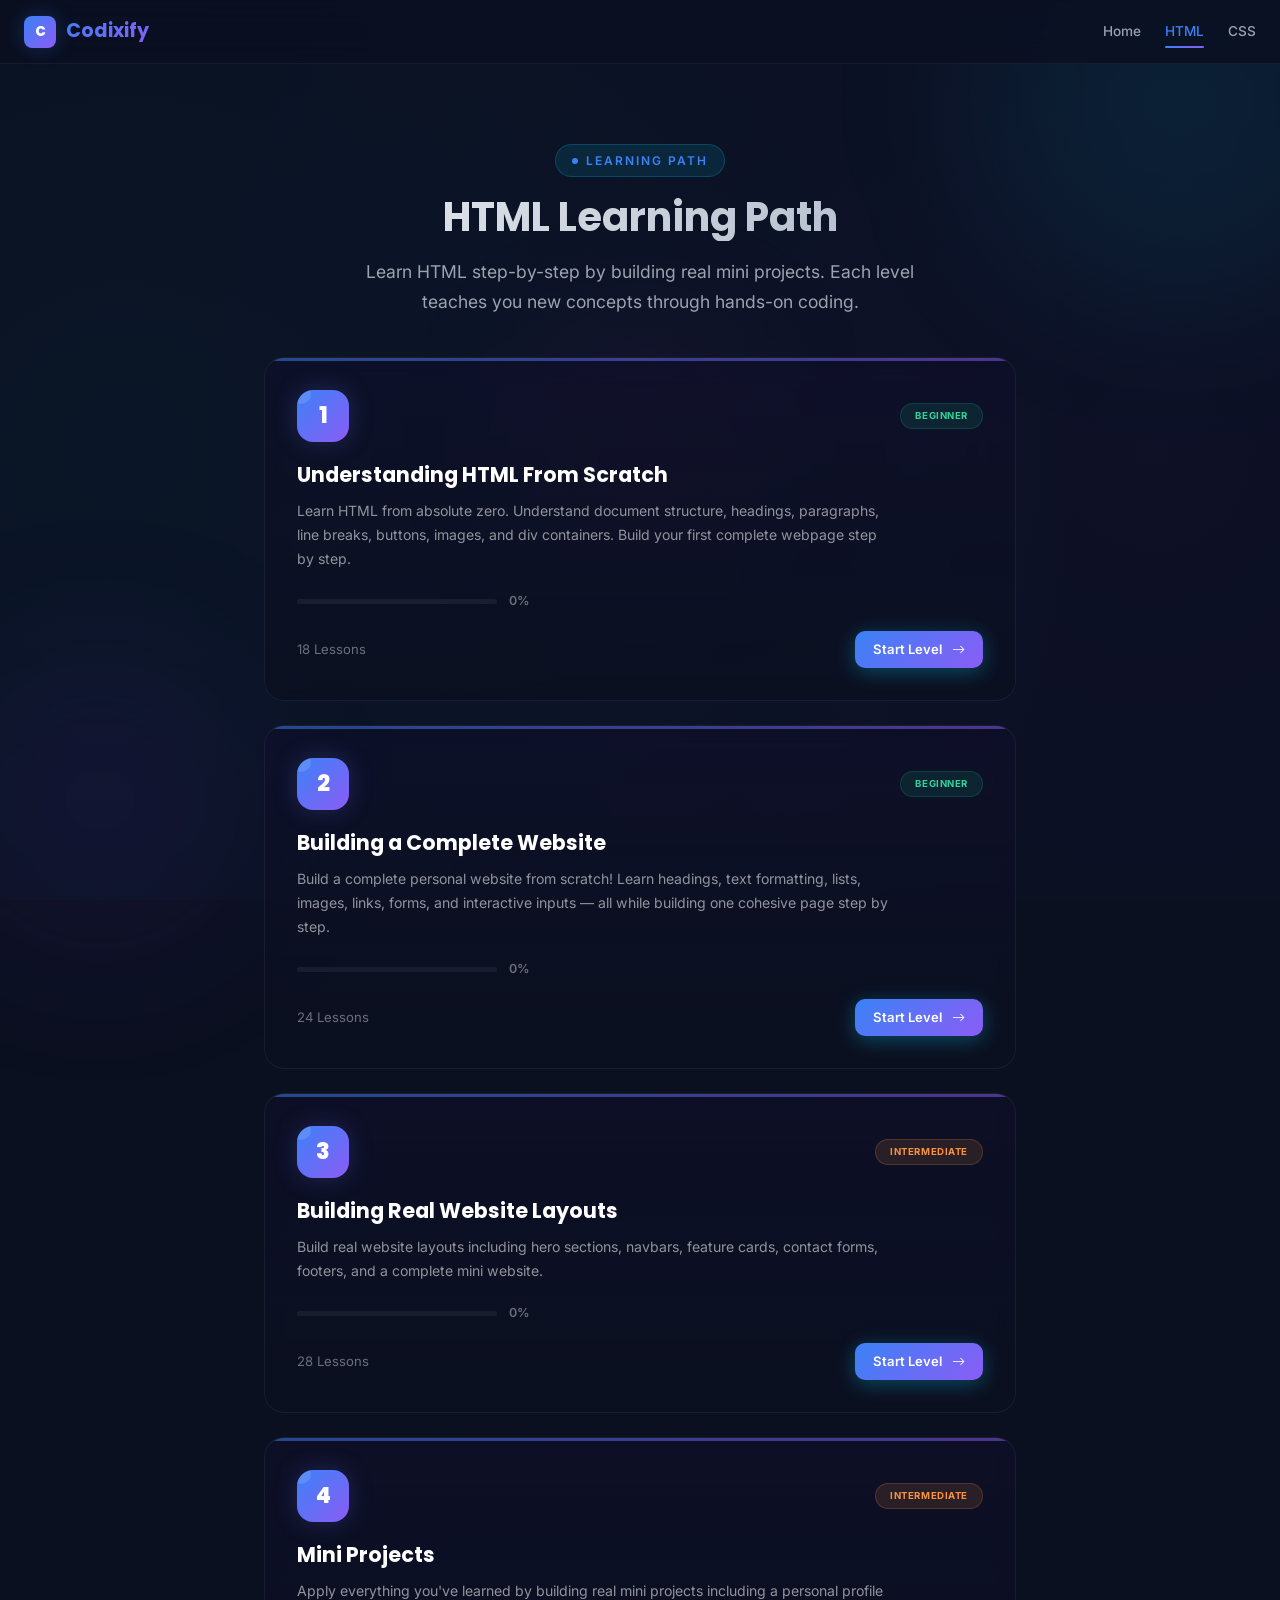
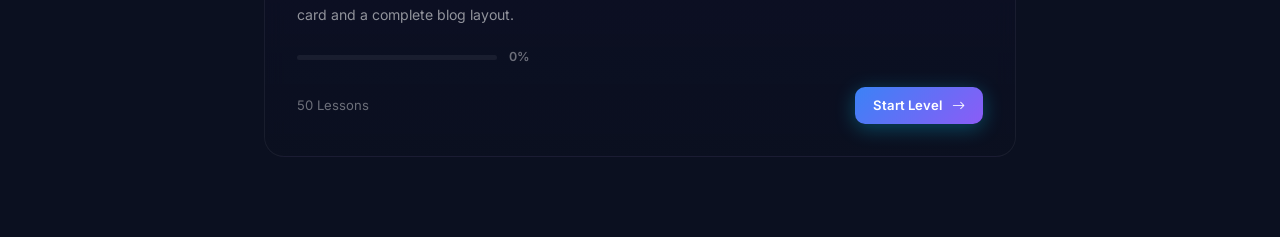
<file: html-levels.html>
<!DOCTYPE html>
<html lang="en">
<head>
  <meta charset="UTF-8">
  <meta name="viewport" content="width=device-width, initial-scale=1.0">
  <title>HTML Learning Path | Codixify</title>
  <link rel="preconnect" href="https://fonts.googleapis.com">
  <link rel="preconnect" href="https://fonts.gstatic.com" crossorigin>
  <link href="https://fonts.googleapis.com/css2?family=Inter:wght@300;400;500;600;700&family=Poppins:wght@500;600;700;800;900&family=JetBrains+Mono:wght@400;500&display=swap" rel="stylesheet">
  <link rel="stylesheet" href="https://cdn.jsdelivr.net/npm/bootstrap-icons@1.11.3/font/bootstrap-icons.min.css">
  <link rel="stylesheet" href="style.css">
</head>
<body>

  <div class="animated-bg"></div>

  <div class="orb orb-1"></div>
  <div class="orb orb-2"></div>
  <div class="orb orb-3"></div>

  <!-- ===== NAVBAR ===== -->
  <nav class="navbar" role="navigation">
    <div class="container">
      <a href="index.html" class="navbar-brand">
        <span class="logo-icon">C</span>
        <span class="logo-text">Codixify</span>
      </a>
      <div class="navbar-links">
        <a href="index.html">Home</a>
        <a href="html-levels.html" class="active">HTML</a>
        <a href="css-levels.html">CSS</a>
      </div>
      <button class="navbar-toggle" aria-label="Toggle navigation">
        <span></span>
        <span></span>
        <span></span>
      </button>
    </div>
  </nav>

  <!-- ===== LEVELS PAGE ===== -->
  <div class="levels-page">

    <!-- ===== HERO / HEADER ===== -->
    <section class="levels-hero">
      <div class="container">
        <div class="section-header" style="text-align:center;">
          <div class="section-label">Learning Path</div>
          <h1 class="section-title">HTML Learning Path</h1>
          <p class="section-subtitle" style="margin:0 auto;">
            Learn HTML step-by-step by building real mini projects. Each level teaches you new concepts through hands-on coding.
          </p>
        </div>
      </div>
    </section>

    <!-- ===== LEVEL CARDS ===== -->
    <div class="levels-container">
      <div class="level-cards-grid">

        <!-- ===== LEVEL 1 ===== -->
        <div class="level-card card-available" onclick="openLevelPreview(1)">
          <div class="card-glow"></div>

          <div class="level-card-header">
            <div class="level-number">1</div>
            <span class="difficulty-badge beginner">Beginner</span>
          </div>

          <h3 class="level-card-title">Understanding HTML From Scratch</h3>

          <p class="level-card-desc">
            Learn HTML from absolute zero. Understand document structure, headings, paragraphs, line breaks, buttons, images, and div containers. Build your first complete webpage step by step.
          </p>

          <div class="level-progress">
            <div class="progress-bar">
              <div class="progress-fill" style="width: 0%;"></div>
            </div>
            <span class="progress-text">0%</span>
          </div>

          <div class="level-card-footer">
            <span class="level-lessons"><i class="bi bi-journal-code"></i> 15 Lessons</span>
            <span class="btn btn-primary btn-sm" style="cursor:pointer;">
              Start Level
              <i class="bi bi-arrow-right"></i>
            </span>
          </div>
        </div>

        <!-- ===== LEVEL 2 ===== -->
        <div class="level-card card-available" onclick="openLevelPreview(2)">
          <div class="card-glow"></div>

          <div class="level-card-header">
            <div class="level-number">2</div>
            <span class="difficulty-badge beginner">Beginner</span>
          </div>

          <h3 class="level-card-title">Building a Complete Website</h3>

          <p class="level-card-desc">
            Build a complete personal website from scratch! Learn headings, text formatting, lists, images, links, forms, and interactive inputs — all while building one cohesive page step by step.
          </p>

          <div class="level-progress">
            <div class="progress-bar">
              <div class="progress-fill" style="width: 0%;"></div>
            </div>
            <span class="progress-text">0%</span>
          </div>

          <div class="level-card-footer">
            <span class="level-lessons"><i class="bi bi-journal-code"></i> 24 Lessons</span>
            <span class="btn btn-primary btn-sm" style="cursor:pointer;">
              Start Level
              <i class="bi bi-arrow-right"></i>
            </span>
          </div>
        </div>

        <!-- ===== LEVEL 3 ===== -->
        <div class="level-card card-available" onclick="openLevelPreview(3)">
          <div class="card-glow"></div>

          <div class="level-card-header">
            <div class="level-number">3</div>
            <span class="difficulty-badge intermediate">Intermediate</span>
          </div>

          <h3 class="level-card-title">Building Real Website Layouts</h3>

          <p class="level-card-desc">
            Build real website layouts including hero sections, navbars, feature cards, contact forms, footers, and a complete mini website.
          </p>

          <div class="level-progress">
            <div class="progress-bar">
              <div class="progress-fill" style="width: 0%;"></div>
            </div>
            <span class="progress-text">0%</span>
          </div>

          <div class="level-card-footer">
            <span class="level-lessons"><i class="bi bi-journal-code"></i> 28 Lessons</span>
            <span class="btn btn-primary btn-sm" style="cursor:pointer;">
              Start Level
              <i class="bi bi-arrow-right"></i>
            </span>
          </div>
        </div>

        <!-- ===== LEVEL 4 ===== -->
        <div class="level-card card-available" onclick="openLevelPreview(4)">
          <div class="card-glow"></div>

          <div class="level-card-header">
            <div class="level-number">4</div>
            <span class="difficulty-badge intermediate">Intermediate</span>
          </div>

          <h3 class="level-card-title">Mini Projects</h3>

          <p class="level-card-desc">
            Apply everything you've learned by building real mini projects including a personal profile card and a complete blog layout.
          </p>

          <div class="level-progress">
            <div class="progress-bar">
              <div class="progress-fill" style="width: 0%;"></div>
            </div>
            <span class="progress-text">0%</span>
          </div>

          <div class="level-card-footer">
            <span class="level-lessons"><i class="bi bi-journal-code"></i> 50 Lessons</span>
            <span class="btn btn-primary btn-sm" style="cursor:pointer;">
              Start Level
              <i class="bi bi-arrow-right"></i>
            </span>
          </div>
        </div>

      </div>
    </div>

  </div>

  <!-- ===== LEVEL PREVIEW MODAL ===== -->
  <div class="level-preview-overlay" id="levelPreviewOverlay">
    <div class="level-preview-modal">
      <button class="preview-modal-close" id="previewClose" aria-label="Close">✕</button>

      <div class="preview-modal-top">
        <div class="preview-level-circle" id="previewLevelNum">1</div>
        <span class="preview-modal-badge" id="previewBadge">Level 1</span>
      </div>

      <h2 class="preview-modal-title" id="previewTitle">HTML Basics</h2>

      <p class="preview-modal-desc" id="previewDesc">Learn the foundations of HTML...</p>

      <div class="preview-modal-meta">
        <span class="preview-meta-item">
          <svg width="14" height="14" viewBox="0 0 24 24" fill="none" stroke="currentColor" stroke-width="2" stroke-linecap="round" stroke-linejoin="round"><circle cx="12" cy="12" r="10"/><path d="M12 6v6l4 2"/></svg>
          <span id="previewTime">~15 minutes</span>
        </span>
        <span class="preview-meta-item">
          <svg width="14" height="14" viewBox="0 0 24 24" fill="none" stroke="currentColor" stroke-width="2" stroke-linecap="round" stroke-linejoin="round"><path d="M22 10v6M2 10l10-5 10 5-10 5z"/><path d="M6 12v5c6 3 10 0 12-2v-5"/></svg>
          <span id="previewLessons">15 Lessons</span>
        </span>
        <span class="preview-meta-item">
          <svg width="14" height="14" viewBox="0 0 24 24" fill="none" stroke="currentColor" stroke-width="2" stroke-linecap="round" stroke-linejoin="round"><path d="M12 22s8-4 8-10V5l-8-3-8 3v7c0 6 8 10 8 10z"/></svg>
          <span id="previewDifficulty">Beginner</span>
        </span>
      </div>

      <div class="preview-modal-output">
        <div class="preview-output-label">Final Output Preview</div>
        <div class="preview-output-frame-wrap">
          <iframe class="preview-output-frame" id="previewOutputFrame" title="Level Preview"></iframe>
        </div>
      </div>

      <div class="preview-modal-actions">
        <button class="btn btn-primary preview-start-btn" id="previewStartBtn">
          Start Level
          <svg width="16" height="16" viewBox="0 0 24 24" fill="none" stroke="currentColor" stroke-width="2.5" stroke-linecap="round" stroke-linejoin="round"><path d="M5 12h14M12 5l7 7-7 7"/></svg>
        </button>
      </div>
    </div>
  </div>

  <script src="script.js"></script>
</body>
</html>
</file>
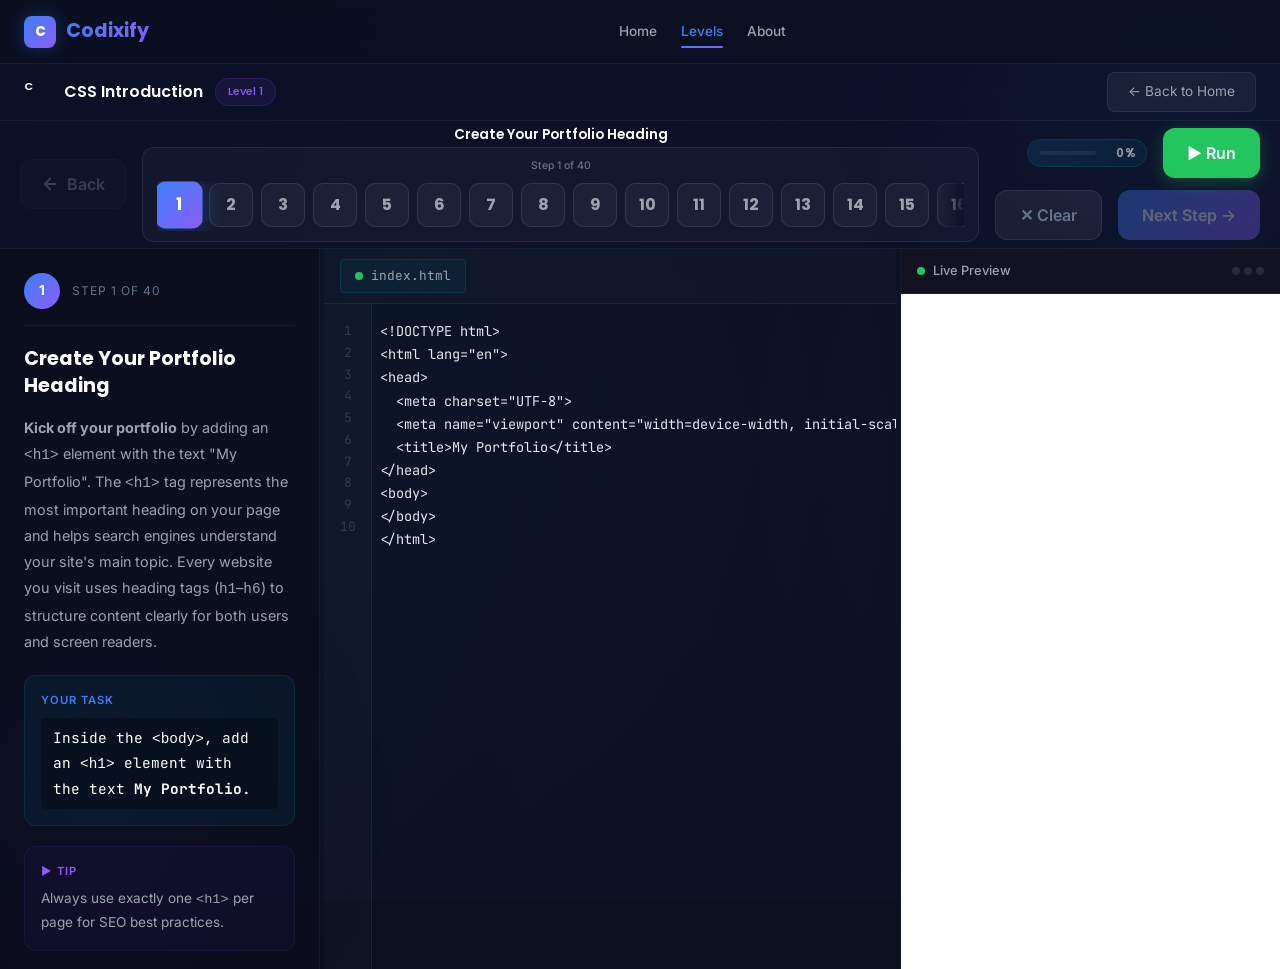
<file: level-1-css.html>
<!DOCTYPE html>
<html lang="en">
<head>
  <meta charset="UTF-8">
  <meta name="viewport" content="width=device-width, initial-scale=1.0">
  <title>Level 1 - CSS Introduction | Codixify</title>
  <link rel="preconnect" href="https://fonts.googleapis.com">
  <link rel="preconnect" href="https://fonts.gstatic.com" crossorigin>
  <link href="https://fonts.googleapis.com/css2?family=Inter:wght@300;400;500;600;700&family=Poppins:wght@500;600;700;800;900&family=JetBrains+Mono:wght@400;500&display=swap" rel="stylesheet">
  <link rel="stylesheet" href="https://cdn.jsdelivr.net/npm/bootstrap-icons@1.11.3/font/bootstrap-icons.min.css">
  <link rel="stylesheet" href="style.css">
</head>
<body>

  <div class="animated-bg"></div>

  <div class="orb orb-1"></div>
  <div class="orb orb-2"></div>

  <!-- ===== NAVBAR ===== -->
  <nav class="navbar" role="navigation" aria-label="Main navigation">
    <div class="container">
      <a href="index.html" class="navbar-brand">
        <span class="logo-icon">C</span>
        <span class="logo-text">Codixify</span>
      </a>
      <div class="navbar-center">
        <div class="navbar-links">
          <a href="index.html">Home</a>
          <a href="css-levels.html" class="active" aria-current="page">Levels</a>
          <a href="index.html#about">About</a>
        </div>
      </div>
      <div class="navbar-right">
        <button class="navbar-toggle" aria-label="Toggle navigation menu" aria-expanded="false">
          <span></span>
          <span></span>
          <span></span>
        </button>
      </div>
    </div>
  </nav>

  <!-- ===== LEVEL PAGE WRAPPER ===== -->
  <div class="level-page">

    <!-- ===== LEVEL HEADER ===== -->
    <div class="level-header">
      <div class="level-title">
        <span class="logo-icon" style="width:28px;height:28px;font-size:0.7rem;">C</span>
        CSS Introduction
        <span class="level-badge" style="background:rgba(124,58,237,0.1);border-color:rgba(124,58,237,0.2);color:var(--neon-purple);">Level 1</span>
      </div>
      <div class="level-actions">
        <a href="index.html" class="btn-back-home">← Back to Home</a>
      </div>
    </div>

    <!-- ===== LESSON TOOLBAR ===== -->
    <div class="lesson-toolbar">
      <div class="toolbar-left">
        <button class="toolbar-btn toolbar-back" id="backBtn" disabled>
          <svg width="16" height="16" viewBox="0 0 24 24" fill="none" stroke="currentColor" stroke-width="2.5" stroke-linecap="round" stroke-linejoin="round"><path d="M19 12H5M12 19l-7-7 7-7"/></svg>
          Back
        </button>
      </div>
      <div class="toolbar-center">
        <span class="toolbar-step-title" id="toolbarStepTitle">Introduction to CSS</span>
        <div class="toolbar-step-meta">
          <span class="toolbar-step-badge" id="stepIndicator">Step 1 of 40</span>
          <div class="toolbar-progress-dots" id="progressDots"></div>
        </div>
      </div>
      <div class="toolbar-right">
        <div class="toolbar-right-row">
          <div class="toolbar-progress" id="progressIndicator">
            <div class="toolbar-progress-bar-track">
              <div class="toolbar-progress-bar-fill" id="progressBarFill"></div>
            </div>
            <span class="toolbar-progress-text" id="progressText">0%</span>
          </div>
          <button class="toolbar-btn toolbar-run" id="runBtn">▶ Run</button>
        </div>
        <div class="toolbar-right-row">
          <button class="toolbar-btn toolbar-clear" id="clearBtn">✕ Clear</button>
          <button class="toolbar-btn toolbar-next" id="nextBtn" disabled>
            Next Step
            <svg width="16" height="16" viewBox="0 0 24 24" fill="none" stroke="currentColor" stroke-width="2.5" stroke-linecap="round" stroke-linejoin="round"><path d="M5 12h14M12 5l7 7-7 7"/></svg>
          </button>
        </div>
      </div>
    </div>

    <!-- ===== TOP FEEDBACK BAR ===== -->
    <div class="validation-area">
      <div class="validation-message hidden" id="validationMessage"></div>
    </div>

    <!-- ===== MOBILE TABS ===== -->
    <div class="mobile-tabs">
      <button class="mobile-tab-btn active" data-tab="instructions">Instructions</button>
      <button class="mobile-tab-btn" data-tab="code">Code</button>
      <button class="mobile-tab-btn" data-tab="preview">Preview</button>
    </div>

    <!-- ===== LEVEL LAYOUT ===== -->
    <div class="level-layout" id="levelApp" data-level="css-1">

      <!-- Instructions Panel -->
      <div class="panel instructions-panel active" id="instructionsPanel">
      </div>

      <div class="resize-handle" data-resize="left"></div>

      <!-- Editor Panel -->
      <div class="panel editor-panel">
        <div class="editor-label">
          <span class="file-tab">
            <span class="dot"></span>
            index.html
          </span>
        </div>
        <div class="editor-wrapper">
          <div class="line-numbers" id="lineNumbers"></div>
          <textarea id="codeEditor" spellcheck="false" autocomplete="off" autocorrect="off" autocapitalize="off" placeholder="Write your HTML + CSS code here..."></textarea>
        </div>
      </div>

      <div class="resize-handle" data-resize="right"></div>

      <!-- Preview Panel -->
      <div class="panel preview-panel">
        <div class="preview-header">
          <span class="preview-label">Live Preview</span>
          <div class="preview-actions">
            <span class="preview-dot"></span>
            <span class="preview-dot"></span>
            <span class="preview-dot"></span>
          </div>
        </div>
        <div class="preview-frame">
          <iframe id="previewFrame" title="Live Preview" sandbox="allow-scripts allow-modals allow-same-origin"></iframe>
        </div>
        </div>

    </div>

    <!-- ===== COMPLETION OVERLAY ===== -->
    <div class="completion-overlay" id="completionOverlay">
      <div class="completion-card">
        <div class="trophy">🏆</div>
        <h2>Level Complete!</h2>
        <p>
          Congratulations! You successfully completed CSS Level 1 — Introduction to CSS.
          You styled your first complete webpage from scratch!
        </p>
        <div class="completion-stats">
          <div class="stat-item">
            <div class="stat-value">40</div>
            <div class="stat-label">Lessons</div>
          </div>
          <div class="stat-item">
            <div class="stat-value">1</div>
            <div class="stat-label">Level</div>
          </div>
          <div class="stat-item">
            <div class="stat-value">CSS</div>
            <div class="stat-label">Language</div>
          </div>
        </div>
        <div style="display:flex;gap:12px;flex-wrap:wrap;justify-content:center;">
          <a href="level-1-css.html" class="btn btn-primary">Replay Level</a>
          <a href="index.html" class="btn btn-secondary completion-close">Back to Home</a>
        </div>
      </div>
    </div>

  </div>

  <script src="script.js"></script>
</body>
</html>
</file>
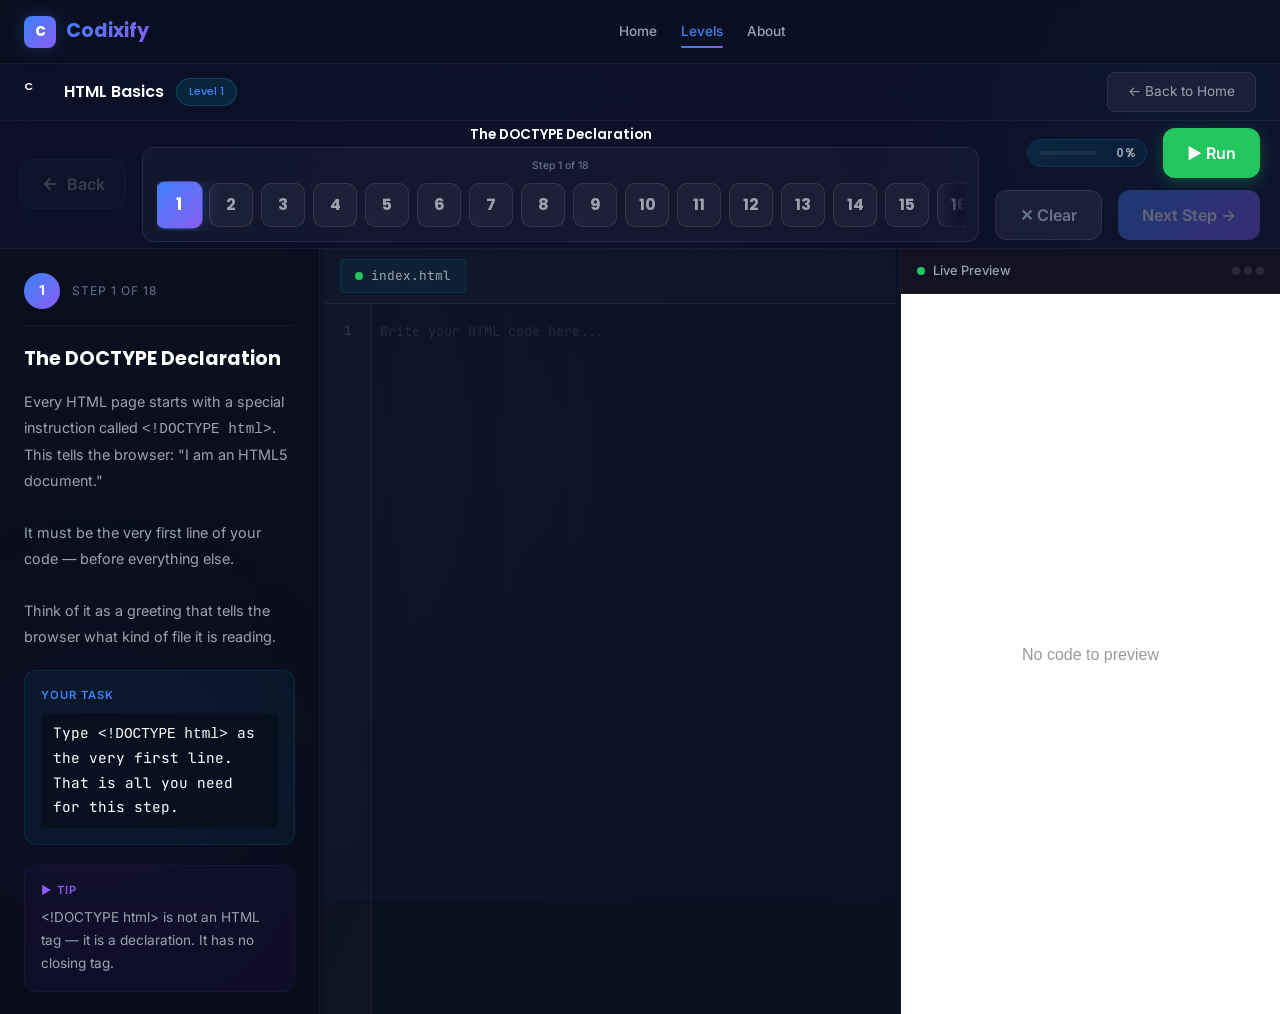
<file: level-1.html>
<!DOCTYPE html>
<html lang="en">
<head>
  <meta charset="UTF-8">
  <meta name="viewport" content="width=device-width, initial-scale=1.0">
  <title>Level 1 - HTML Basics | Codixify</title>
  <link rel="preconnect" href="https://fonts.googleapis.com">
  <link rel="preconnect" href="https://fonts.gstatic.com" crossorigin>
  <link href="https://fonts.googleapis.com/css2?family=Inter:wght@300;400;500;600;700&family=Poppins:wght@500;600;700;800;900&family=JetBrains+Mono:wght@400;500&display=swap" rel="stylesheet">
  <link rel="stylesheet" href="https://cdn.jsdelivr.net/npm/bootstrap-icons@1.11.3/font/bootstrap-icons.min.css">
  <link rel="stylesheet" href="style.css">
</head>
<body>

  <div class="animated-bg"></div>

  <div class="orb orb-1"></div>
  <div class="orb orb-2"></div>

  <!-- ===== NAVBAR ===== -->
  <nav class="navbar" role="navigation" aria-label="Main navigation">
    <div class="container">
      <a href="index.html" class="navbar-brand">
        <span class="logo-icon">C</span>
        <span class="logo-text">Codixify</span>
      </a>
      <div class="navbar-center">
        <div class="navbar-links">
          <a href="index.html">Home</a>
          <a href="html-levels.html" class="active" aria-current="page">Levels</a>
          <a href="index.html#about">About</a>
        </div>
      </div>
      <div class="navbar-right">
        <button class="navbar-toggle" aria-label="Toggle navigation menu" aria-expanded="false">
          <span></span>
          <span></span>
          <span></span>
        </button>
      </div>
    </div>
  </nav>

  <!-- ===== LEVEL PAGE WRAPPER ===== -->
  <div class="level-page">

    <!-- ===== LEVEL HEADER ===== -->
    <div class="level-header">
      <div class="level-title">
        <span class="logo-icon" style="width:28px;height:28px;font-size:0.7rem;">C</span>
        HTML Basics
        <span class="level-badge">Level 1</span>
      </div>
      <div class="level-actions">
        <a href="index.html" class="btn-back-home">← Back to Home</a>
      </div>
    </div>

    <!-- ===== LESSON TOOLBAR ===== -->
    <div class="lesson-toolbar">
      <div class="toolbar-left">
        <button class="toolbar-btn toolbar-back" id="backBtn" disabled>
          <svg width="16" height="16" viewBox="0 0 24 24" fill="none" stroke="currentColor" stroke-width="2.5" stroke-linecap="round" stroke-linejoin="round"><path d="M19 12H5M12 19l-7-7 7-7"/></svg>
          Back
        </button>
      </div>
      <div class="toolbar-center">
        <span class="toolbar-step-title" id="toolbarStepTitle">Understanding Basic HTML Structure</span>
        <div class="toolbar-step-meta">
          <span class="toolbar-step-badge" id="stepIndicator">Step 1 of 7</span>
          <div class="toolbar-progress-dots" id="progressDots"></div>
        </div>
      </div>
      <div class="toolbar-right">
        <div class="toolbar-right-row">
          <div class="toolbar-progress" id="progressIndicator">
            <div class="toolbar-progress-bar-track">
              <div class="toolbar-progress-bar-fill" id="progressBarFill"></div>
            </div>
            <span class="toolbar-progress-text" id="progressText">0%</span>
          </div>
          <button class="toolbar-btn toolbar-run" id="runBtn">▶ Run</button>
        </div>
        <div class="toolbar-right-row">
          <button class="toolbar-btn toolbar-clear" id="clearBtn">✕ Clear</button>
          <button class="toolbar-btn toolbar-next" id="nextBtn" disabled>
            Next Step
            <svg width="16" height="16" viewBox="0 0 24 24" fill="none" stroke="currentColor" stroke-width="2.5" stroke-linecap="round" stroke-linejoin="round"><path d="M5 12h14M12 5l7 7-7 7"/></svg>
          </button>
        </div>
      </div>
    </div>

    <!-- ===== TOP FEEDBACK BAR ===== -->
    <div class="validation-area">
      <div class="validation-message hidden" id="validationMessage"></div>
    </div>

    <!-- ===== MOBILE TABS ===== -->
    <div class="mobile-tabs">
      <button class="mobile-tab-btn active" data-tab="instructions">Instructions</button>
      <button class="mobile-tab-btn" data-tab="code">Code</button>
      <button class="mobile-tab-btn" data-tab="preview">Preview</button>
    </div>

    <!-- ===== LEVEL LAYOUT ===== -->
    <div class="level-layout" id="levelApp" data-level="1">

      <!-- Instructions Panel -->
      <div class="panel instructions-panel active" id="instructionsPanel">
        <!-- Dynamically populated by script.js -->
      </div>

      <div class="resize-handle" data-resize="left"></div>

      <!-- Editor Panel -->
      <div class="panel editor-panel">
        <div class="editor-label">
          <span class="file-tab">
            <span class="dot"></span>
            index.html
          </span>
        </div>
        <div class="editor-wrapper">
          <div class="line-numbers" id="lineNumbers"></div>
          <textarea id="codeEditor" spellcheck="false" autocomplete="off" autocorrect="off" autocapitalize="off" placeholder="Write your HTML code here..."></textarea>
        </div>
      </div>

      <div class="resize-handle" data-resize="right"></div>

      <!-- Preview Panel -->
      <div class="panel preview-panel">
        <div class="preview-header">
          <span class="preview-label">Live Preview</span>
          <div class="preview-actions">
            <span class="preview-dot"></span>
            <span class="preview-dot"></span>
            <span class="preview-dot"></span>
          </div>
        </div>
        <div class="preview-frame">
          <iframe id="previewFrame" title="Live Preview" sandbox="allow-scripts allow-modals allow-same-origin"></iframe>
        </div>
        </div>

    </div>

    <!-- ===== COMPLETION OVERLAY ===== -->
    <div class="completion-overlay" id="completionOverlay">
      <div class="completion-card">
        <div class="trophy">🏆</div>
        <h2>Level Complete!</h2>
        <p>
          Congratulations! You've successfully completed Level 1 — HTML Basics.
          You built your first web page from scratch!
        </p>
        <div class="completion-stats">
          <div class="stat-item">
            <div class="stat-value">15</div>
            <div class="stat-label">Lessons</div>
          </div>
          <div class="stat-item">
            <div class="stat-value">1</div>
            <div class="stat-label">Level</div>
          </div>
          <div class="stat-item">
            <div class="stat-value">HTML</div>
            <div class="stat-label">Language</div>
          </div>
        </div>
        <div style="display:flex;gap:12px;flex-wrap:wrap;justify-content:center;">
            <a href="level-1.html" class="btn btn-primary">Replay Level</a>
          <a href="index.html" class="btn btn-secondary completion-close">Back to Home</a>
        </div>
      </div>
    </div>

  </div>

  <script src="script.js"></script>
</body>    
</html>
</file>
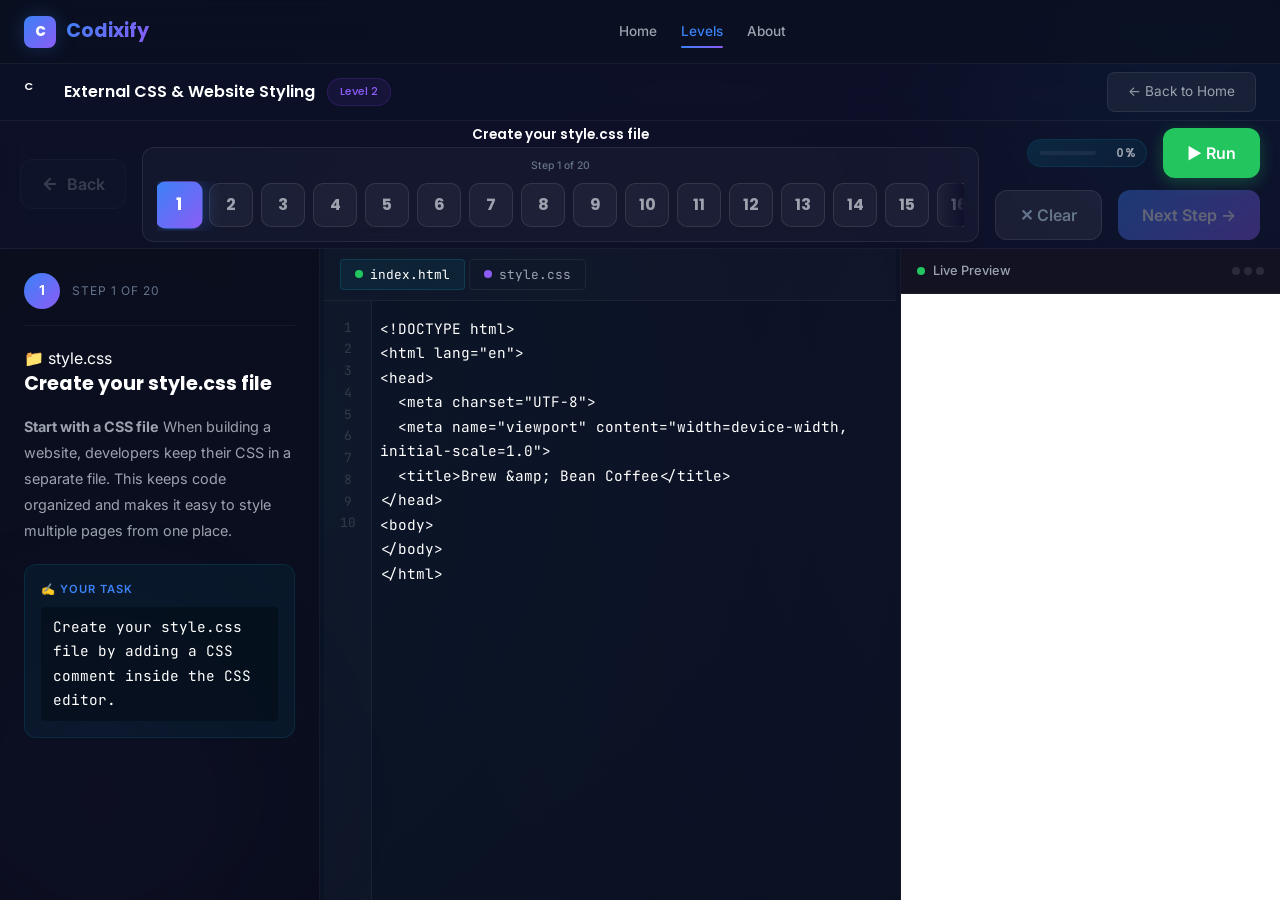
<file: level-2-css.html>
<!DOCTYPE html>
<html lang="en">
<head>
  <meta charset="UTF-8">
  <meta name="viewport" content="width=device-width, initial-scale=1.0">
  <title>Level 2 - External CSS & Website Styling | Codixify</title>
  <link rel="preconnect" href="https://fonts.googleapis.com">
  <link rel="preconnect" href="https://fonts.gstatic.com" crossorigin>
  <link href="https://fonts.googleapis.com/css2?family=Inter:wght@300;400;500;600;700&family=Poppins:wght@500;600;700;800;900&family=JetBrains+Mono:wght@400;500&display=swap" rel="stylesheet">
  <link rel="stylesheet" href="https://cdn.jsdelivr.net/npm/bootstrap-icons@1.11.3/font/bootstrap-icons.min.css">
  <link rel="stylesheet" href="style.css">
</head>
<body>

  <div class="animated-bg"></div>

  <div class="orb orb-1"></div>
  <div class="orb orb-2"></div>

  <!-- ===== NAVBAR ===== -->
  <nav class="navbar" role="navigation" aria-label="Main navigation">
    <div class="container">
      <a href="index.html" class="navbar-brand">
        <span class="logo-icon">C</span>
        <span class="logo-text">Codixify</span>
      </a>
      <div class="navbar-center">
        <div class="navbar-links">
          <a href="index.html">Home</a>
          <a href="css-levels.html" class="active" aria-current="page">Levels</a>
          <a href="index.html#about">About</a>
        </div>
      </div>
      <div class="navbar-right">
        <button class="navbar-toggle" aria-label="Toggle navigation menu" aria-expanded="false">
          <span></span>
          <span></span>
          <span></span>
        </button>
      </div>
    </div>
  </nav>

  <!-- ===== LEVEL PAGE WRAPPER ===== -->
  <div class="level-page">

    <!-- ===== LEVEL HEADER ===== -->
    <div class="level-header">
      <div class="level-title">
        <span class="logo-icon" style="width:28px;height:28px;font-size:0.7rem;">C</span>
        External CSS & Website Styling
        <span class="level-badge" style="background:rgba(124,58,237,0.1);border-color:rgba(124,58,237,0.2);color:var(--neon-purple);">Level 2</span>
      </div>
      <div class="level-actions">
        <a href="index.html" class="btn-back-home">&larr; Back to Home</a>
      </div>
    </div>

    <!-- ===== LESSON TOOLBAR ===== -->
    <div class="lesson-toolbar">
      <div class="toolbar-left">
        <button class="toolbar-btn toolbar-back" id="backBtn" disabled>
          <svg width="16" height="16" viewBox="0 0 24 24" fill="none" stroke="currentColor" stroke-width="2.5" stroke-linecap="round" stroke-linejoin="round"><path d="M19 12H5M12 19l-7-7 7-7"/></svg>
          Back
        </button>
      </div>
      <div class="toolbar-center">
        <span class="toolbar-step-title" id="toolbarStepTitle">External CSS & Website Styling</span>
        <div class="toolbar-step-meta">
          <span class="toolbar-step-badge" id="stepIndicator">Step 1 of 20</span>
          <div class="toolbar-progress-dots" id="progressDots"></div>
        </div>
      </div>
      <div class="toolbar-right">
        <div class="toolbar-right-row">
          <div class="toolbar-progress" id="progressIndicator">
            <div class="toolbar-progress-bar-track">
              <div class="toolbar-progress-bar-fill" id="progressBarFill"></div>
            </div>
            <span class="toolbar-progress-text" id="progressText">0%</span>
          </div>
          <button class="toolbar-btn toolbar-run" id="runBtn">▶ Run</button>
        </div>
        <div class="toolbar-right-row">
          <button class="toolbar-btn toolbar-clear" id="clearBtn">✕ Clear</button>
          <button class="toolbar-btn toolbar-next" id="nextBtn" disabled>
            Next Step
            <svg width="16" height="16" viewBox="0 0 24 24" fill="none" stroke="currentColor" stroke-width="2.5" stroke-linecap="round" stroke-linejoin="round"><path d="M5 12h14M12 5l7 7-7 7"/></svg>
          </button>
        </div>
      </div>
    </div>

    <!-- ===== TOP FEEDBACK BAR ===== -->
    <div class="validation-area">
      <div class="validation-message hidden" id="validationMessage"></div>
    </div>

    <!-- ===== MOBILE TABS ===== -->
    <div class="mobile-tabs">
      <button class="mobile-tab-btn active" data-tab="instructions">Instructions</button>
      <button class="mobile-tab-btn" data-tab="code">Code</button>
      <button class="mobile-tab-btn" data-tab="preview">Preview</button>
    </div>

    <!-- ===== LEVEL LAYOUT ===== -->
    <div class="level-layout" id="levelApp" data-level="css-2">

      <!-- Instructions Panel -->
      <div class="panel instructions-panel active" id="instructionsPanel">
      </div>

      <div class="resize-handle" data-resize="left"></div>

      <!-- Editor Panel -->
      <div class="panel editor-panel">
        <div class="editor-label">
          <div class="editor-tabs">
            <button class="editor-tab active" data-file="index.html">
              <span class="dot"></span>
              index.html
            </button>
            <button class="editor-tab" data-file="style.css">
              <span class="dot css-dot"></span>
              style.css
            </button>
          </div>
        </div>
        <div class="editor-wrapper">
          <div class="line-numbers" id="lineNumbers"></div>
          <textarea id="htmlEditor" class="editor-textarea active" spellcheck="false" autocomplete="off" autocorrect="off" autocapitalize="off" placeholder="Write your HTML code here..."></textarea>
          <textarea id="cssEditor" class="editor-textarea" spellcheck="false" autocomplete="off" autocorrect="off" autocapitalize="off" placeholder="Write your CSS code here..."></textarea>
        </div>
      </div>

      <div class="resize-handle" data-resize="right"></div>

      <!-- Preview Panel -->
      <div class="panel preview-panel">
        <div class="preview-header">
          <span class="preview-label">Live Preview</span>
          <div class="preview-actions">
            <span class="preview-dot"></span>
            <span class="preview-dot"></span>
            <span class="preview-dot"></span>
          </div>
        </div>
        <div class="preview-frame">
          <iframe id="previewFrame" title="Live Preview" sandbox="allow-scripts allow-modals allow-same-origin"></iframe>
        </div>
        </div>

    </div>

    <!-- ===== COMPLETION OVERLAY ===== -->
    <div class="completion-overlay" id="completionOverlay">
      <div class="completion-card">
        <div class="trophy">&#127942;</div>
        <h2>Level Complete!</h2>
        <p>
          Congratulations! You successfully completed CSS Level 2 &mdash; External CSS & Website Styling.
          You built a complete Coffee Shop Landing Page from scratch using professional external CSS workflow!
        </p>
        <div class="completion-stats">
          <div class="stat-item">
            <div class="stat-value">20</div>
            <div class="stat-label">Lessons</div>
          </div>
          <div class="stat-item">
            <div class="stat-value">2</div>
            <div class="stat-label">Level</div>
          </div>
          <div class="stat-item">
            <div class="stat-value">CSS</div>
            <div class="stat-label">Language</div>
          </div>
        </div>
        <div style="display:flex;gap:12px;flex-wrap:wrap;justify-content:center;">
          <a href="level-2-css.html" class="btn btn-primary">Replay Level</a>
          <a href="index.html" class="btn btn-secondary completion-close">Back to Home</a>
        </div>
      </div>
    </div>

  </div>

  <script src="script.js"></script>
</body>
</html>
</file>
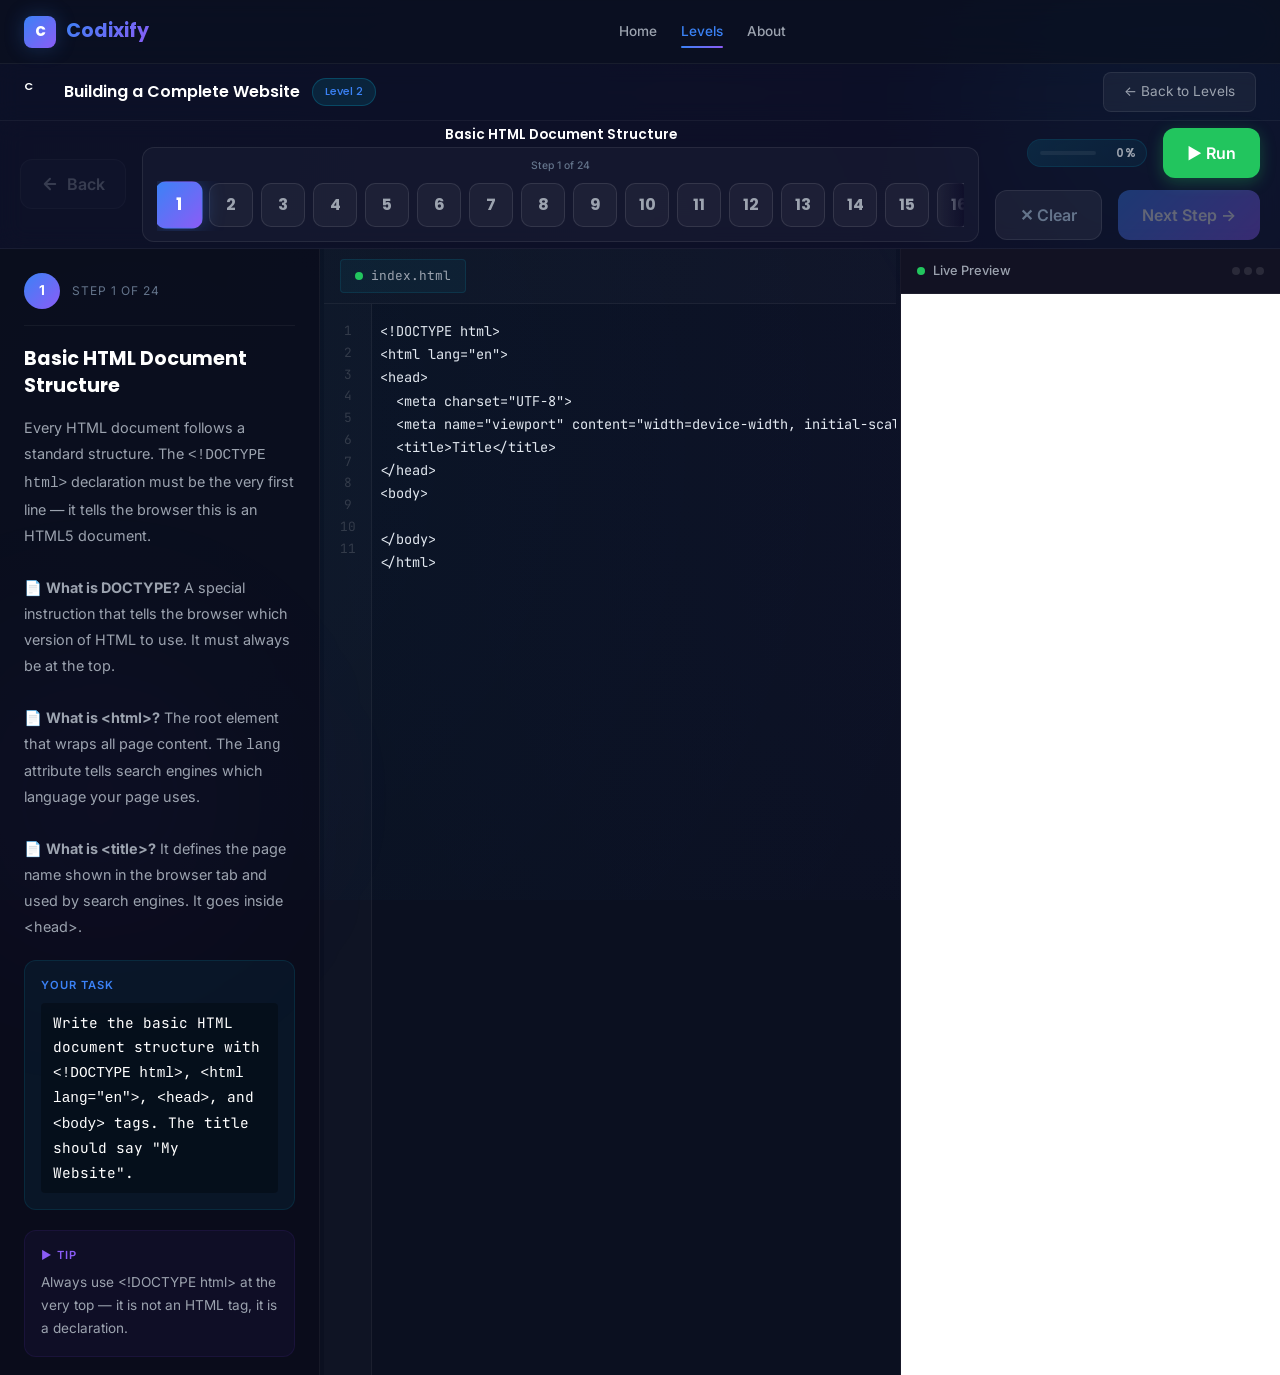
<file: level-2.html>
<!DOCTYPE html>
<html lang="en">
<head>
  <meta charset="UTF-8">
  <meta name="viewport" content="width=device-width, initial-scale=1.0">
  <title>Level 2 - Building a Complete Website | Codixify</title>
  <link rel="preconnect" href="https://fonts.googleapis.com">
  <link rel="preconnect" href="https://fonts.gstatic.com" crossorigin>
  <link href="https://fonts.googleapis.com/css2?family=Inter:wght@300;400;500;600;700&family=Poppins:wght@500;600;700;800;900&family=JetBrains+Mono:wght@400;500&display=swap" rel="stylesheet">
  <link rel="stylesheet" href="https://cdn.jsdelivr.net/npm/bootstrap-icons@1.11.3/font/bootstrap-icons.min.css">
  <link rel="stylesheet" href="style.css">
</head>
<body>

  <div class="animated-bg"></div>

  <div class="orb orb-1"></div>
  <div class="orb orb-2"></div>

  <!-- ===== NAVBAR ===== -->
  <nav class="navbar" role="navigation" aria-label="Main navigation">
    <div class="container">
      <a href="index.html" class="navbar-brand">
        <span class="logo-icon">C</span>
        <span class="logo-text">Codixify</span>
      </a>
      <div class="navbar-center">
        <div class="navbar-links">
          <a href="index.html">Home</a>
          <a href="html-levels.html" class="active" aria-current="page">Levels</a>
          <a href="index.html#about">About</a>
        </div>
      </div>
      <div class="navbar-right">
        <button class="navbar-toggle" aria-label="Toggle navigation menu" aria-expanded="false">
          <span></span>
          <span></span>
          <span></span>
        </button>
      </div>
    </div>
  </nav>

  <!-- ===== LEVEL PAGE WRAPPER ===== -->
  <div class="level-page">

    <!-- ===== LEVEL HEADER ===== -->
    <div class="level-header">
      <div class="level-title">
        <span class="logo-icon" style="width:28px;height:28px;font-size:0.7rem;">C</span>
        Building a Complete Website
        <span class="level-badge">Level 2</span>
      </div>
      <div class="level-actions">
        <a href="html-levels.html" class="btn-back-home">← Back to Levels</a>
      </div>
    </div>

    <!-- ===== LESSON TOOLBAR ===== -->
    <div class="lesson-toolbar">
      <div class="toolbar-left">
        <button class="toolbar-btn toolbar-back" id="backBtn" disabled>
          <svg width="16" height="16" viewBox="0 0 24 24" fill="none" stroke="currentColor" stroke-width="2.5" stroke-linecap="round" stroke-linejoin="round"><path d="M19 12H5M12 19l-7-7 7-7"/></svg>
          Back
        </button>
      </div>
      <div class="toolbar-center">
        <span class="toolbar-step-title" id="toolbarStepTitle">Create a Navbar</span>
        <div class="toolbar-step-meta">
          <span class="toolbar-step-badge" id="stepIndicator">Step 1 of 7</span>
          <div class="toolbar-progress-dots" id="progressDots"></div>
        </div>
      </div>
      <div class="toolbar-right">
        <div class="toolbar-right-row">
          <div class="toolbar-progress" id="progressIndicator">
            <div class="toolbar-progress-bar-track">
              <div class="toolbar-progress-bar-fill" id="progressBarFill"></div>
            </div>
            <span class="toolbar-progress-text" id="progressText">0%</span>
          </div>
          <button class="toolbar-btn toolbar-run" id="runBtn">▶ Run</button>
        </div>
        <div class="toolbar-right-row">
          <button class="toolbar-btn toolbar-clear" id="clearBtn">✕ Clear</button>
          <button class="toolbar-btn toolbar-next" id="nextBtn" disabled>
            Next Step
            <svg width="16" height="16" viewBox="0 0 24 24" fill="none" stroke="currentColor" stroke-width="2.5" stroke-linecap="round" stroke-linejoin="round"><path d="M5 12h14M12 5l7 7-7 7"/></svg>
          </button>
        </div>
      </div>
    </div>

    <!-- ===== TOP FEEDBACK BAR ===== -->
    <div class="validation-area">
      <div class="validation-message hidden" id="validationMessage"></div>
    </div>

    <!-- ===== MOBILE TABS ===== -->
    <div class="mobile-tabs">
      <button class="mobile-tab-btn active" data-tab="instructions">Instructions</button>
      <button class="mobile-tab-btn" data-tab="code">Code</button>
      <button class="mobile-tab-btn" data-tab="preview">Preview</button>
    </div>

    <!-- ===== LEVEL LAYOUT ===== -->
    <div class="level-layout" id="levelApp" data-level="2">

      <!-- Instructions Panel -->
      <div class="panel instructions-panel active" id="instructionsPanel">
        <!-- Dynamically populated by script.js -->
      </div>

      <div class="resize-handle" data-resize="left"></div>

      <!-- Editor Panel -->
      <div class="panel editor-panel">
        <div class="editor-label">
          <span class="file-tab">
            <span class="dot"></span>
            index.html
          </span>
        </div>
        <div class="editor-wrapper">
          <div class="line-numbers" id="lineNumbers"></div>
          <textarea id="codeEditor" spellcheck="false" autocomplete="off" autocorrect="off" autocapitalize="off" placeholder="Write your HTML code here..."></textarea>
        </div>
      </div>

      <div class="resize-handle" data-resize="right"></div>

      <!-- Preview Panel -->
      <div class="panel preview-panel">
        <div class="preview-header">
          <span class="preview-label">Live Preview</span>
          <div class="preview-actions">
            <span class="preview-dot"></span>
            <span class="preview-dot"></span>
            <span class="preview-dot"></span>
          </div>
        </div>
        <div class="preview-frame">
          <iframe id="previewFrame" title="Live Preview" sandbox="allow-scripts allow-modals allow-same-origin"></iframe>
        </div>
        </div>

    </div>

    <!-- ===== COMPLETION OVERLAY ===== -->
    <div class="completion-overlay" id="completionOverlay">
      <div class="completion-card">
        <div class="trophy">🏆</div>
        <h2>Level Complete!</h2>
        <p>
          Incredible work! You've successfully completed Level 2 — Building a Complete Website.
          You built a whole personal website from scratch including a brand, navigation, about section, skills, projects, contact form, and footer!
        </p>
        <div class="completion-stats">
          <div class="stat-item">
            <div class="stat-value">7</div>
            <div class="stat-label">Lessons</div>
          </div>
          <div class="stat-item">
            <div class="stat-value">2</div>
            <div class="stat-label">Level</div>
          </div>
          <div class="stat-item">
            <div class="stat-value">HTML</div>
            <div class="stat-label">Language</div>
          </div>
        </div>
        <div style="display:flex;gap:12px;flex-wrap:wrap;justify-content:center;">
          <a href="level-2.html" class="btn btn-primary">Replay Level</a>
          <a href="html-levels.html" class="btn btn-secondary completion-close">Back to Levels</a>
        </div>
      </div>
    </div>

  </div>

  <script src="script.js"></script>
</body>
</html>
</file>
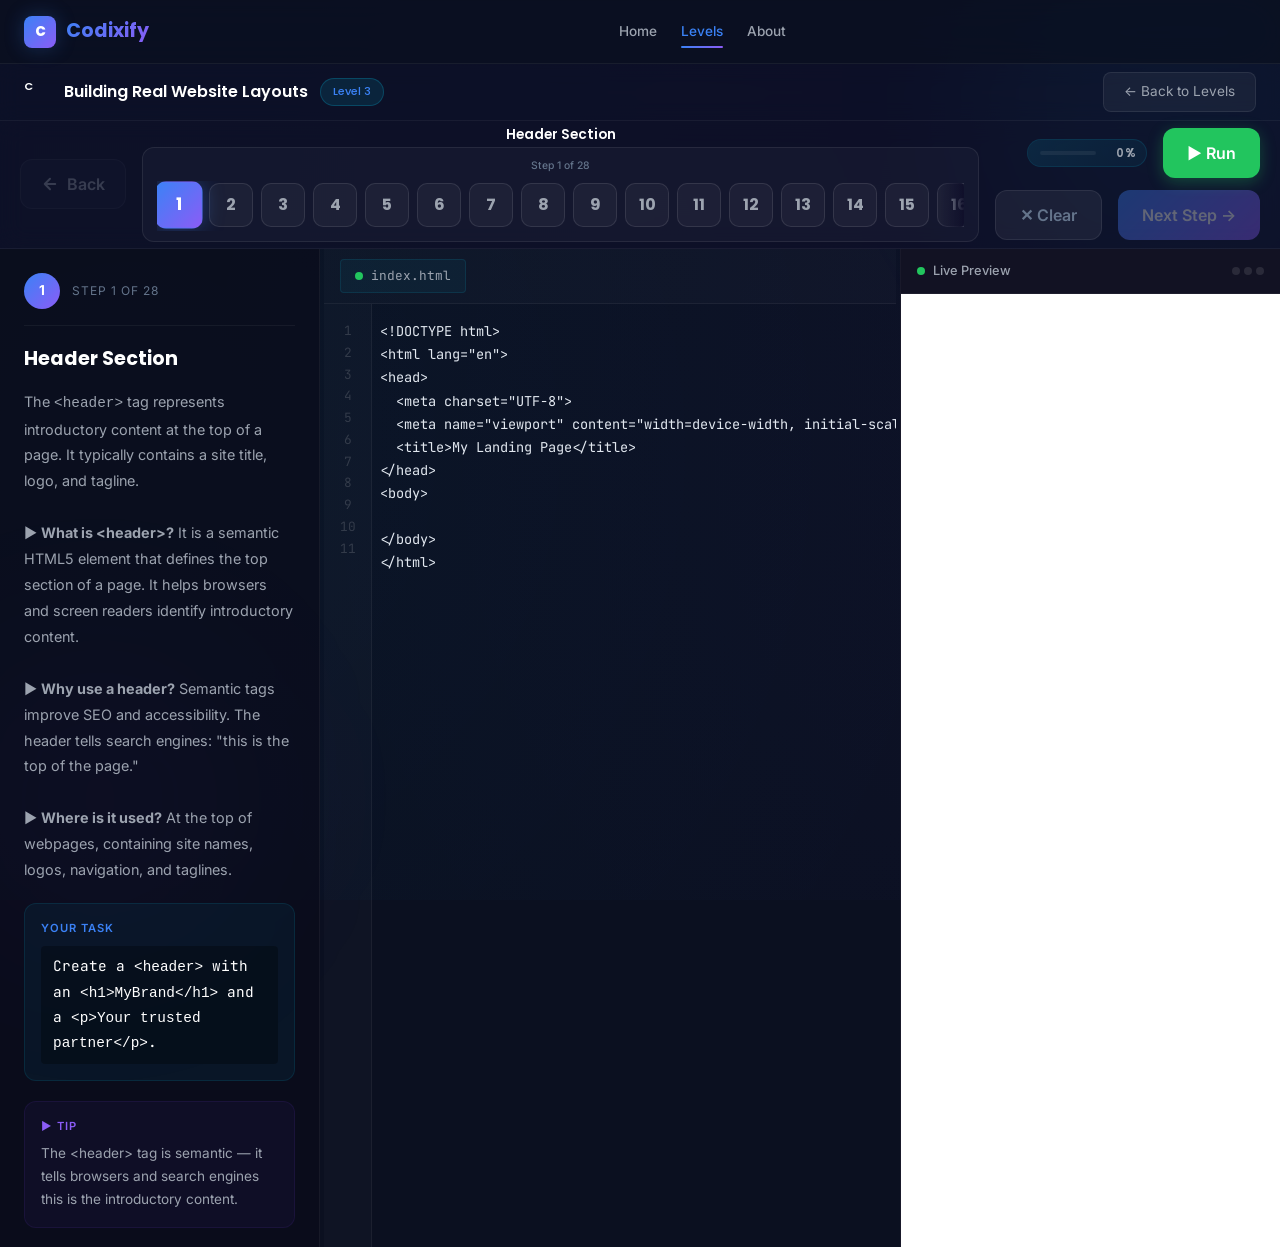
<file: level-3.html>
<!DOCTYPE html>
<html lang="en">
<head>
  <meta charset="UTF-8">
  <meta name="viewport" content="width=device-width, initial-scale=1.0">
  <title>Level 3 - Building Real Website Layouts | Codixify</title>
  <link rel="preconnect" href="https://fonts.googleapis.com">
  <link rel="preconnect" href="https://fonts.gstatic.com" crossorigin>
  <link href="https://fonts.googleapis.com/css2?family=Inter:wght@300;400;500;600;700&family=Poppins:wght@500;600;700;800;900&family=JetBrains+Mono:wght@400;500&display=swap" rel="stylesheet">
  <link rel="stylesheet" href="https://cdn.jsdelivr.net/npm/bootstrap-icons@1.11.3/font/bootstrap-icons.min.css">
  <link rel="stylesheet" href="style.css">
</head>
<body>

  <div class="animated-bg"></div>

  <div class="orb orb-1"></div>
  <div class="orb orb-2"></div>

  <!-- ===== NAVBAR ===== -->
  <nav class="navbar" role="navigation" aria-label="Main navigation">
    <div class="container">
      <a href="index.html" class="navbar-brand">
        <span class="logo-icon">C</span>
        <span class="logo-text">Codixify</span>
      </a>
      <div class="navbar-center">
        <div class="navbar-links">
          <a href="index.html">Home</a>
          <a href="html-levels.html" class="active" aria-current="page">Levels</a>
          <a href="index.html#about">About</a>
        </div>
      </div>
      <div class="navbar-right">
        <button class="navbar-toggle" aria-label="Toggle navigation menu" aria-expanded="false">
          <span></span>
          <span></span>
          <span></span>
        </button>
      </div>
    </div>
  </nav>

  <!-- ===== LEVEL PAGE WRAPPER ===== -->
  <div class="level-page">

    <!-- ===== LEVEL HEADER ===== -->
    <div class="level-header">
      <div class="level-title">
        <span class="logo-icon" style="width:28px;height:28px;font-size:0.7rem;">C</span>
        Building Real Website Layouts
        <span class="level-badge">Level 3</span>
      </div>
      <div class="level-actions">
        <a href="html-levels.html" class="btn-back-home">← Back to Levels</a>
      </div>
    </div>

    <!-- ===== LESSON TOOLBAR ===== -->
    <div class="lesson-toolbar">
      <div class="toolbar-left">
        <button class="toolbar-btn toolbar-back" id="backBtn" disabled>
          <svg width="16" height="16" viewBox="0 0 24 24" fill="none" stroke="currentColor" stroke-width="2.5" stroke-linecap="round" stroke-linejoin="round"><path d="M19 12H5M12 19l-7-7 7-7"/></svg>
          Back
        </button>
      </div>
      <div class="toolbar-center">
        <span class="toolbar-step-title" id="toolbarStepTitle">Create a Hero Section</span>
        <div class="toolbar-step-meta">
          <span class="toolbar-step-badge" id="stepIndicator">Step 1 of 7</span>
          <div class="toolbar-progress-dots" id="progressDots"></div>
        </div>
      </div>
      <div class="toolbar-right">
        <div class="toolbar-right-row">
          <div class="toolbar-progress" id="progressIndicator">
            <div class="toolbar-progress-bar-track">
              <div class="toolbar-progress-bar-fill" id="progressBarFill"></div>
            </div>
            <span class="toolbar-progress-text" id="progressText">0%</span>
          </div>
          <button class="toolbar-btn toolbar-run" id="runBtn">▶ Run</button>
        </div>
        <div class="toolbar-right-row">
          <button class="toolbar-btn toolbar-clear" id="clearBtn">✕ Clear</button>
          <button class="toolbar-btn toolbar-next" id="nextBtn" disabled>
            Next Step
            <svg width="16" height="16" viewBox="0 0 24 24" fill="none" stroke="currentColor" stroke-width="2.5" stroke-linecap="round" stroke-linejoin="round"><path d="M5 12h14M12 5l7 7-7 7"/></svg>
          </button>
        </div>
      </div>
    </div>

    <!-- ===== TOP FEEDBACK BAR ===== -->
    <div class="validation-area">
      <div class="validation-message hidden" id="validationMessage"></div>
    </div>

    <!-- ===== MOBILE TABS ===== -->
    <div class="mobile-tabs">
      <button class="mobile-tab-btn active" data-tab="instructions">Instructions</button>
      <button class="mobile-tab-btn" data-tab="code">Code</button>
      <button class="mobile-tab-btn" data-tab="preview">Preview</button>
    </div>

    <!-- ===== LEVEL LAYOUT ===== -->
    <div class="level-layout" id="levelApp" data-level="3">

      <!-- Instructions Panel -->
      <div class="panel instructions-panel active" id="instructionsPanel">
        <!-- Dynamically populated by script.js -->
      </div>

      <div class="resize-handle" data-resize="left"></div>

      <!-- Editor Panel -->
      <div class="panel editor-panel">
        <div class="editor-label">
          <span class="file-tab">
            <span class="dot"></span>
            index.html
          </span>
        </div>
        <div class="editor-wrapper">
          <div class="line-numbers" id="lineNumbers"></div>
          <textarea id="codeEditor" spellcheck="false" autocomplete="off" autocorrect="off" autocapitalize="off" placeholder="Write your HTML code here..."></textarea>
        </div>
      </div>

      <div class="resize-handle" data-resize="right"></div>

      <!-- Preview Panel -->
      <div class="panel preview-panel">
        <div class="preview-header">
          <span class="preview-label">Live Preview</span>
          <div class="preview-actions">
            <span class="preview-dot"></span>
            <span class="preview-dot"></span>
            <span class="preview-dot"></span>
          </div>
        </div>
        <div class="preview-frame">
          <iframe id="previewFrame" title="Live Preview" sandbox="allow-scripts allow-modals allow-same-origin"></iframe>
        </div>
        </div>

    </div>

    <!-- ===== COMPLETION OVERLAY ===== -->
    <div class="completion-overlay" id="completionOverlay">
      <div class="completion-card">
        <div class="trophy">🏆</div>
        <h2>Level Complete!</h2>
        <p>
          Phenomenal work! You've successfully completed Level 3 — Building Real Website Layouts.
          You built a complete mini website with a hero section, navbar, feature cards, profile image, contact form, and footer!
        </p>
        <div class="completion-stats">
          <div class="stat-item">
            <div class="stat-value">7</div>
            <div class="stat-label">Lessons</div>
          </div>
          <div class="stat-item">
            <div class="stat-value">3</div>
            <div class="stat-label">Level</div>
          </div>
          <div class="stat-item">
            <div class="stat-value">HTML</div>
            <div class="stat-label">Language</div>
          </div>
        </div>
        <div style="display:flex;gap:12px;flex-wrap:wrap;justify-content:center;">
          <a href="level-3.html" class="btn btn-primary">Replay Level</a>
          <a href="html-levels.html" class="btn btn-secondary completion-close">Back to Levels</a>
        </div>
      </div>
    </div>

  </div>

  <script src="script.js"></script>
</body>
</html>
</file>
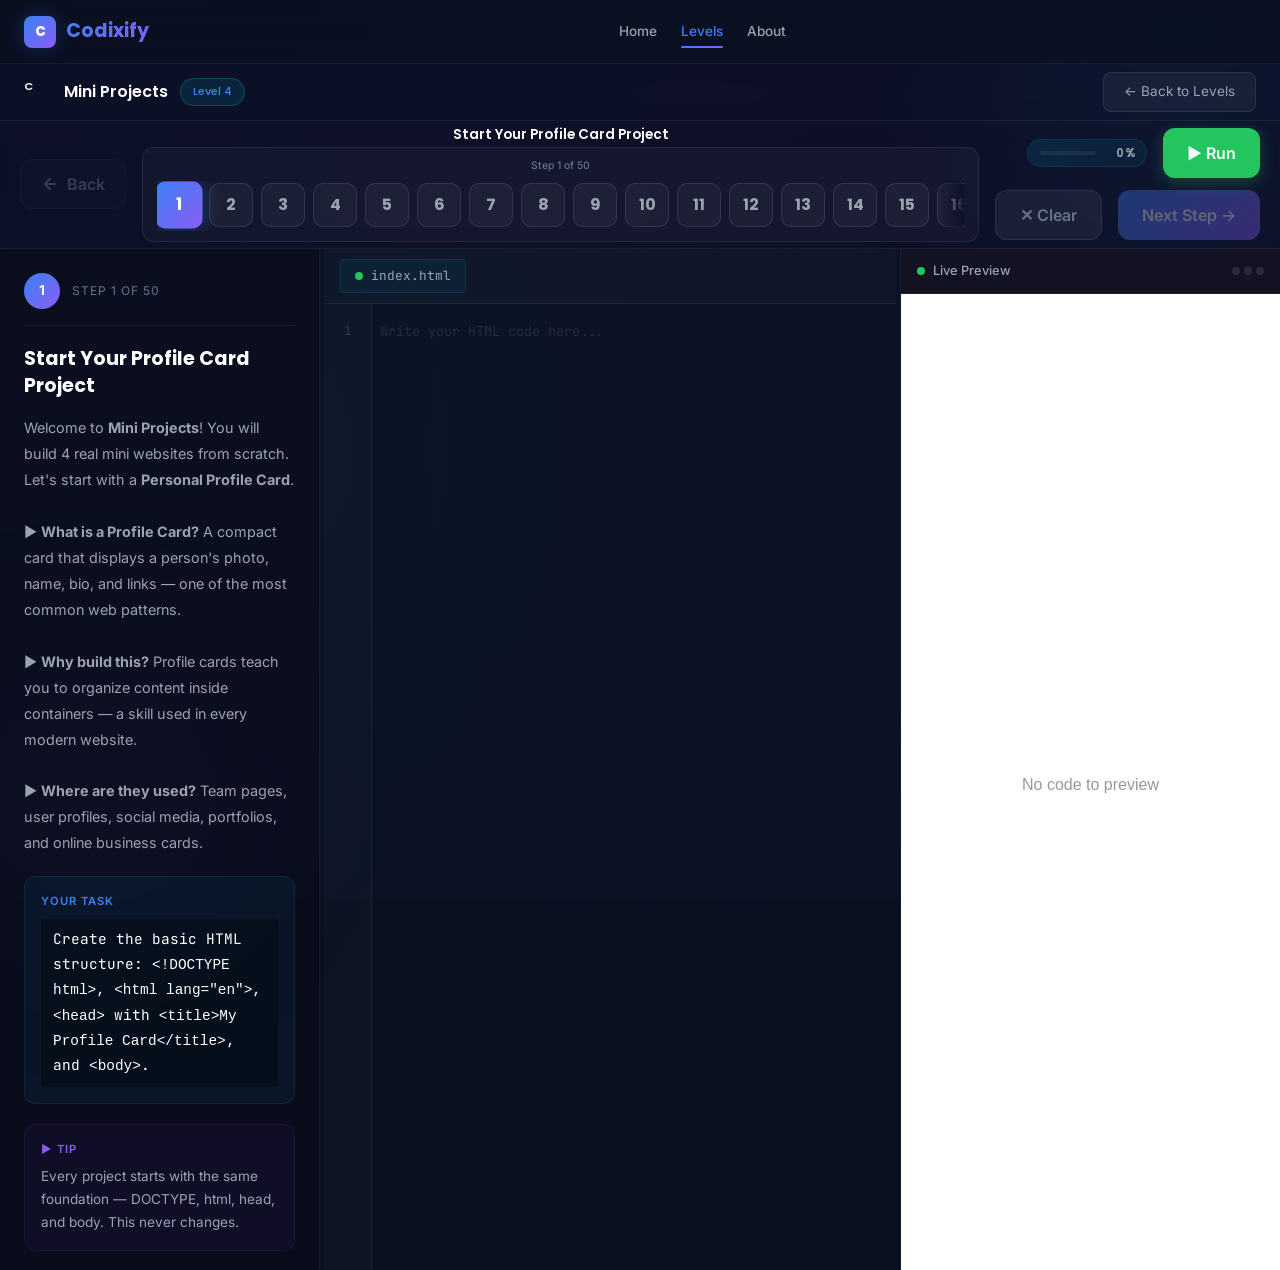
<file: level-4.html>
<!DOCTYPE html>
<html lang="en">
<head>
  <meta charset="UTF-8">
  <meta name="viewport" content="width=device-width, initial-scale=1.0">
  <title>Level 4 - Mini Projects | Codixify</title>
  <link rel="preconnect" href="https://fonts.googleapis.com">
  <link rel="preconnect" href="https://fonts.gstatic.com" crossorigin>
  <link href="https://fonts.googleapis.com/css2?family=Inter:wght@300;400;500;600;700&family=Poppins:wght@500;600;700;800;900&family=JetBrains+Mono:wght@400;500&display=swap" rel="stylesheet">
  <link rel="stylesheet" href="https://cdn.jsdelivr.net/npm/bootstrap-icons@1.11.3/font/bootstrap-icons.min.css">
  <link rel="stylesheet" href="style.css">
</head>
<body>

  <div class="animated-bg"></div>

  <div class="orb orb-1"></div>
  <div class="orb orb-2"></div>

  <!-- ===== NAVBAR ===== -->
  <nav class="navbar" role="navigation" aria-label="Main navigation">
    <div class="container">
      <a href="index.html" class="navbar-brand">
        <span class="logo-icon">C</span>
        <span class="logo-text">Codixify</span>
      </a>
      <div class="navbar-center">
        <div class="navbar-links">
          <a href="index.html">Home</a>
          <a href="html-levels.html" class="active" aria-current="page">Levels</a>
          <a href="index.html#about">About</a>
        </div>
      </div>
      <div class="navbar-right">
        <button class="navbar-toggle" aria-label="Toggle navigation menu" aria-expanded="false">
          <span></span>
          <span></span>
          <span></span>
        </button>
      </div>
    </div>
  </nav>

  <!-- ===== LEVEL PAGE WRAPPER ===== -->
  <div class="level-page">

    <!-- ===== LEVEL HEADER ===== -->
    <div class="level-header">
      <div class="level-title">
        <span class="logo-icon" style="width:28px;height:28px;font-size:0.7rem;">C</span>
        Mini Projects
        <span class="level-badge">Level 4</span>
      </div>
      <div class="level-actions">
        <a href="html-levels.html" class="btn-back-home">← Back to Levels</a>
      </div>
    </div>

    <!-- ===== LESSON TOOLBAR ===== -->
    <div class="lesson-toolbar">
      <div class="toolbar-left">
        <button class="toolbar-btn toolbar-back" id="backBtn" disabled>
          <svg width="16" height="16" viewBox="0 0 24 24" fill="none" stroke="currentColor" stroke-width="2.5" stroke-linecap="round" stroke-linejoin="round"><path d="M19 12H5M12 19l-7-7 7-7"/></svg>
          Back
        </button>
      </div>
      <div class="toolbar-center">
        <span class="toolbar-step-title" id="toolbarStepTitle">Start Your Profile Card</span>
        <div class="toolbar-step-meta">
          <span class="toolbar-step-badge" id="stepIndicator">Step 1 of 50</span>
          <div class="toolbar-progress-dots" id="progressDots"></div>
        </div>
      </div>
      <div class="toolbar-right">
        <div class="toolbar-right-row">
          <div class="toolbar-progress" id="progressIndicator">
            <div class="toolbar-progress-bar-track">
              <div class="toolbar-progress-bar-fill" id="progressBarFill"></div>
            </div>
            <span class="toolbar-progress-text" id="progressText">0%</span>
          </div>
          <button class="toolbar-btn toolbar-run" id="runBtn">▶ Run</button>
        </div>
        <div class="toolbar-right-row">
          <button class="toolbar-btn toolbar-clear" id="clearBtn">✕ Clear</button>
          <button class="toolbar-btn toolbar-next" id="nextBtn" disabled>
            Next Step
            <svg width="16" height="16" viewBox="0 0 24 24" fill="none" stroke="currentColor" stroke-width="2.5" stroke-linecap="round" stroke-linejoin="round"><path d="M5 12h14M12 5l7 7-7 7"/></svg>
          </button>
        </div>
      </div>
    </div>

    <!-- ===== TOP FEEDBACK BAR ===== -->
    <div class="validation-area">
      <div class="validation-message hidden" id="validationMessage"></div>
    </div>

    <!-- ===== MOBILE TABS ===== -->
    <div class="mobile-tabs">
      <button class="mobile-tab-btn active" data-tab="instructions">Instructions</button>
      <button class="mobile-tab-btn" data-tab="code">Code</button>
      <button class="mobile-tab-btn" data-tab="preview">Preview</button>
    </div>

    <!-- ===== LEVEL LAYOUT ===== -->
    <div class="level-layout" id="levelApp" data-level="4">

      <!-- Instructions Panel -->
      <div class="panel instructions-panel active" id="instructionsPanel">
        <!-- Dynamically populated by script.js -->
      </div>

      <div class="resize-handle" data-resize="left"></div>

      <!-- Editor Panel -->
      <div class="panel editor-panel">
        <div class="editor-label">
          <span class="file-tab">
            <span class="dot"></span>
            index.html
          </span>
        </div>
        <div class="editor-wrapper">
          <div class="line-numbers" id="lineNumbers"></div>
          <textarea id="codeEditor" spellcheck="false" autocomplete="off" autocorrect="off" autocapitalize="off" placeholder="Write your HTML code here..."></textarea>
        </div>
      </div>

      <div class="resize-handle" data-resize="right"></div>

      <!-- Preview Panel -->
      <div class="panel preview-panel">
        <div class="preview-header">
          <span class="preview-label">Live Preview</span>
          <div class="preview-actions">
            <span class="preview-dot"></span>
            <span class="preview-dot"></span>
            <span class="preview-dot"></span>
          </div>
        </div>
        <div class="preview-frame">
          <iframe id="previewFrame" title="Live Preview" sandbox="allow-scripts allow-modals allow-same-origin"></iframe>
        </div>
        </div>

    </div>

    <!-- ===== COMPLETION OVERLAY ===== -->
    <div class="completion-overlay" id="completionOverlay">
      <div class="completion-card">
        <div class="trophy">🏆</div>
        <h2>Level Complete!</h2>
        <p>
          Congratulations! You've successfully completed Level 4 — Mini Projects.
          You built a Personal Profile Card, a Blog Layout, a Portfolio Website, and a Product Landing Page from scratch!
        </p>
        <div class="completion-stats">
          <div class="stat-item">
            <div class="stat-value">50</div>
            <div class="stat-label">Lessons</div>
          </div>
          <div class="stat-item">
            <div class="stat-value">4</div>
            <div class="stat-label">Level</div>
          </div>
          <div class="stat-item">
            <div class="stat-value">HTML</div>
            <div class="stat-label">Language</div>
          </div>
        </div>
        <div style="display:flex;gap:12px;flex-wrap:wrap;justify-content:center;">
          <a href="level-4.html" class="btn btn-primary">Replay Level</a>
          <a href="html-levels.html" class="btn btn-secondary completion-close">Back to Levels</a>
        </div>
      </div>
    </div>

  </div>

  <script src="script.js"></script>
</body>
</html>
</file>
<file: style.css>
/* ============================================
   CODIXIFY - Premium Coding Learning Platform
   Style Sheet v2
   ============================================ */

/* ===== CSS VARIABLES ===== */
:root {
  --bg-primary: #0b1020;
  --bg-secondary: #131a2d;
  --bg-sidebar: #0f172a;
  --bg-card: rgba(255, 255, 255, 0.04);
  --bg-glass: rgba(255, 255, 255, 0.05);
  --bg-glass-hover: rgba(255, 255, 255, 0.08);
  --border-glass: rgba(255, 255, 255, 0.08);
  --border-glass-hover: rgba(255, 255, 255, 0.15);
  --accent-blue: #3b82f6;
  --accent-purple: #8b5cf6;
  --accent-cyan: #06b6d4;
  --accent-pink: #ec4899;
  --accent-green: #22c55e;
  --warning: #facc15;
  --danger: #ef4444;
  --neon-blue: #3b82f6;
  --neon-purple: #8b5cf6;
  --neon-cyan: #06b6d4;
  --neon-pink: #ec4899;
  --neon-green: #22c55e;
  --text-primary: #ffffff;
  --text-secondary: #9ca3af;
  --text-muted: #64748b;
  --shadow-neon-blue: 0 0 20px rgba(59, 130, 246, 0.3);
  --shadow-neon-purple: 0 0 20px rgba(139, 92, 246, 0.3);
  --shadow-neon-cyan: 0 0 20px rgba(6, 182, 212, 0.3);
  --shadow-card: 0 8px 32px rgba(0, 0, 0, 0.5);
  --radius-sm: 8px;
  --radius-md: 12px;
  --radius-lg: 16px;
  --radius-xl: 24px;
  --radius-full: 50%;
  --font-heading: 'Poppins', sans-serif;
  --font-body: 'Inter', sans-serif;
  --font-code: 'JetBrains Mono', 'Fira Code', monospace;
  --transition-fast: 0.2s ease;
  --transition-normal: 0.3s ease;
  --transition-slow: 0.5s ease;
  --max-width: 1280px;
  --navbar-height: 64px;
  --sidebar-width: 320px;
}

/* ===== RESET & BASE ===== */
*, *::before, *::after {
  margin: 0;
  padding: 0;
  box-sizing: border-box;
}

html {
  scroll-behavior: smooth;
  font-size: 16px;
}

body {
  font-family: var(--font-body);
  background: var(--bg-primary);
  color: var(--text-primary);
  line-height: 1.6;
  min-height: 100vh;
  overflow-x: hidden;
  -webkit-font-smoothing: antialiased;
  -moz-osx-font-smoothing: grayscale;
}

a {
  text-decoration: none;
  color: inherit;
}

button {
  cursor: pointer;
  border: none;
  outline: none;
  font-family: inherit;
}

ul, ol {
  list-style: none;
}

img {
  max-width: 100%;
  display: block;
}

/* ===== ANIMATED BACKGROUND ===== */
.animated-bg {
  position: fixed;
  top: 0;
  left: 0;
  width: 100%;
  height: 100%;
  z-index: -1;
  overflow: hidden;
}

.animated-bg::before {
  content: '';
  position: absolute;
  top: -50%;
  left: -50%;
  width: 200%;
  height: 200%;
  background: radial-gradient(circle at 30% 50%, rgba(0, 212, 255, 0.03) 0%, transparent 50%),
              radial-gradient(circle at 70% 50%, rgba(124, 58, 237, 0.03) 0%, transparent 50%);
  animation: bgShift 20s ease-in-out infinite alternate;
}

@keyframes bgShift {
  0% { transform: translate(0, 0) rotate(0deg); }
  100% { transform: translate(-5%, -5%) rotate(5deg); }
}

/* ===== SCROLLBAR ===== */
::-webkit-scrollbar {
  width: 6px;
  height: 6px;
}

::-webkit-scrollbar-track {
  background: var(--bg-primary);
}

::-webkit-scrollbar-thumb {
  background: rgba(255, 255, 255, 0.1);
  border-radius: 3px;
}

::-webkit-scrollbar-thumb:hover {
  background: rgba(255, 255, 255, 0.2);
}

/* ===== GLOWING ORBS ===== */
.orb {
  position: fixed;
  border-radius: var(--radius-full);
  filter: blur(80px);
  pointer-events: none;
  z-index: -1;
}

.orb-1 {
  width: 400px;
  height: 400px;
  background: rgba(0, 212, 255, 0.08);
  top: -100px;
  right: -100px;
  animation: orbFloat 8s ease-in-out infinite alternate;
}

.orb-2 {
  width: 300px;
  height: 300px;
  background: rgba(124, 58, 237, 0.08);
  bottom: -50px;
  left: -50px;
  animation: orbFloat 10s ease-in-out infinite alternate-reverse;
}

.orb-3 {
  width: 250px;
  height: 250px;
  background: rgba(236, 72, 153, 0.05);
  top: 50%;
  left: 50%;
  transform: translate(-50%, -50%);
  animation: orbFloat 12s ease-in-out infinite alternate;
}

@keyframes orbFloat {
  0% { transform: translate(0, 0) scale(1); }
  100% { transform: translate(50px, -50px) scale(1.2); }
}

/* ===== CONTAINER ===== */
.container {
  max-width: var(--max-width);
  margin: 0 auto;
  padding: 0 24px;
}

/* ===== SECTION ===== */
.section {
  padding: 100px 0;
}

.section-label {
  display: inline-flex;
  align-items: center;
  gap: 8px;
  font-size: 0.75rem;
  font-weight: 600;
  letter-spacing: 2px;
  text-transform: uppercase;
  color: var(--neon-blue);
  margin-bottom: 16px;
  padding: 6px 16px;
  background: rgba(0, 212, 255, 0.1);
  border: 1px solid rgba(0, 212, 255, 0.2);
  border-radius: 100px;
}

.section-label::before {
  content: '';
  width: 6px;
  height: 6px;
  background: var(--neon-blue);
  border-radius: var(--radius-full);
  animation: pulse 2s ease-in-out infinite;
}

@keyframes pulse {
  0%, 100% { opacity: 1; }
  50% { opacity: 0.3; }
}

.section-title {
  font-family: var(--font-heading);
  font-size: 2.5rem;
  font-weight: 700;
  line-height: 1.2;
  margin-bottom: 16px;
  background: linear-gradient(135deg, #fff 0%, #94a3b8 100%);
  -webkit-background-clip: text;
  -webkit-text-fill-color: transparent;
  background-clip: text;
}

.section-subtitle {
  font-size: 1.1rem;
  color: var(--text-secondary);
  max-width: 600px;
  line-height: 1.7;
}

/* ===== NAVBAR ===== */
.navbar {
  position: fixed;
  top: 0;
  left: 0;
  right: 0;
  z-index: 1000;
  height: var(--navbar-height);
  background: rgba(11, 16, 32, 0.85);
  backdrop-filter: blur(24px) saturate(1.5);
  -webkit-backdrop-filter: blur(24px) saturate(1.5);
  border-bottom: 1px solid rgba(255, 255, 255, 0.06);
  transition: var(--transition-normal);
}

.navbar.scrolled {
  background: rgba(11, 16, 32, 0.95);
  border-bottom-color: rgba(255, 255, 255, 0.08);
  box-shadow: 0 4px 30px rgba(0, 0, 0, 0.3);
}

.navbar .container {
  display: flex;
  align-items: center;
  justify-content: space-between;
  height: 100%;
  max-width: var(--max-width);
  margin: 0 auto;
  padding: 0 24px;
}

.navbar-brand {
  display: flex;
  align-items: center;
  gap: 10px;
  font-family: var(--font-heading);
  font-size: 1.2rem;
  font-weight: 700;
  text-decoration: none;
  color: var(--text-primary);
}

.navbar-brand .logo-icon {
  width: 32px;
  height: 32px;
  background: linear-gradient(135deg, var(--accent-blue), var(--accent-purple));
  border-radius: var(--radius-sm);
  display: flex;
  align-items: center;
  justify-content: center;
  font-size: 0.85rem;
  font-weight: 800;
  color: #fff;
  box-shadow: 0 0 20px rgba(59, 130, 246, 0.25);
}

.navbar-brand .logo-text {
  background: linear-gradient(135deg, var(--accent-blue), var(--accent-purple));
  -webkit-background-clip: text;
  -webkit-text-fill-color: transparent;
  background-clip: text;
}

.navbar-center {
  display: flex;
  align-items: center;
  gap: 24px;
}

.navbar-links {
  display: flex;
  align-items: center;
  gap: 24px;
}

.navbar-links a {
  font-size: 0.85rem;
  font-weight: 500;
  color: var(--text-secondary);
  transition: var(--transition-fast);
  position: relative;
  padding: 4px 0;
  text-decoration: none;
}

.navbar-links a::after {
  content: '';
  position: absolute;
  bottom: -2px;
  left: 0;
  width: 0;
  height: 2px;
  background: linear-gradient(90deg, var(--accent-blue), var(--accent-purple));
  transition: var(--transition-normal);
  border-radius: 1px;
}

.navbar-links a:hover {
  color: var(--text-primary);
}

.navbar-links a:hover::after {
  width: 100%;
}

.navbar-links a.active {
  color: var(--accent-blue);
}

.navbar-links a.active::after {
  width: 100%;
}

.navbar-right {
  display: flex;
  align-items: center;
  gap: 12px;
}

.navbar-search {
  display: flex;
  align-items: center;
  gap: 8px;
  padding: 6px 14px;
  background: rgba(255, 255, 255, 0.04);
  border: 1px solid rgba(255, 255, 255, 0.06);
  border-radius: 8px;
  color: var(--text-muted);
  font-size: 0.8rem;
  cursor: pointer;
  transition: var(--transition-fast);
}

.navbar-search:hover {
  background: rgba(255, 255, 255, 0.06);
  border-color: rgba(255, 255, 255, 0.1);
}

.navbar-search i {
  font-size: 0.9rem;
}

.navbar-search .search-hint {
  color: var(--text-muted);
  font-size: 0.7rem;
  padding: 2px 6px;
  background: rgba(255, 255, 255, 0.04);
  border-radius: 4px;
  border: 1px solid rgba(255, 255, 255, 0.06);
}

.navbar-icon-btn {
  width: 36px;
  height: 36px;
  display: flex;
  align-items: center;
  justify-content: center;
  background: transparent;
  border: none;
  color: var(--text-secondary);
  font-size: 1.2rem;
  border-radius: 8px;
  cursor: pointer;
  transition: var(--transition-fast);
  position: relative;
  text-decoration: none;
}

.navbar-icon-btn:hover {
  background: rgba(255, 255, 255, 0.06);
  color: var(--text-primary);
}

.navbar-icon-btn .badge-dot {
  position: absolute;
  top: 6px;
  right: 6px;
  width: 8px;
  height: 8px;
  background: var(--danger);
  border-radius: var(--radius-full);
  border: 2px solid var(--bg-primary);
}

.navbar-avatar {
  width: 32px;
  height: 32px;
  border-radius: var(--radius-full);
  background: linear-gradient(135deg, var(--accent-blue), var(--accent-purple));
  display: flex;
  align-items: center;
  justify-content: center;
  color: #fff;
  font-size: 0.75rem;
  font-weight: 700;
  cursor: pointer;
  transition: var(--transition-fast);
  border: 2px solid transparent;
}

.navbar-avatar:hover {
  border-color: var(--accent-blue);
  transform: scale(1.05);
}

.navbar-toggle {
  display: none;
  flex-direction: column;
  gap: 5px;
  background: transparent;
  padding: 4px;
  cursor: pointer;
  border: none;
}

.navbar-toggle span {
  display: block;
  width: 22px;
  height: 2px;
  background: var(--text-primary);
  border-radius: 2px;
  transition: var(--transition-normal);
}

.navbar-toggle.active span:nth-child(1) {
  transform: rotate(45deg) translate(5px, 5px);
}

.navbar-toggle.active span:nth-child(2) {
  opacity: 0;
}

.navbar-toggle.active span:nth-child(3) {
  transform: rotate(-45deg) translate(5px, -5px);
}

/* ===== HERO SECTION ===== */
.hero {
  min-height: 100vh;
  display: flex;
  align-items: center;
  padding-top: var(--navbar-height);
  position: relative;
  overflow: hidden;
}

.hero .container {
  display: grid;
  grid-template-columns: 1fr 1fr;
  gap: 60px;
  align-items: center;
}

.hero-content {
  position: relative;
  z-index: 2;
}

.hero-badge {
  display: inline-flex;
  align-items: center;
  gap: 8px;
  padding: 8px 20px;
  background: rgba(59, 130, 246, 0.08);
  border: 1px solid rgba(59, 130, 246, 0.15);
  border-radius: 100px;
  font-size: 0.8rem;
  font-weight: 500;
  color: var(--accent-blue);
  margin-bottom: 24px;
  animation: fadeInUp 0.6s ease;
}

.badge-pill {
  padding: 2px 10px;
  background: rgba(139, 92, 246, 0.15);
  border: 1px solid rgba(139, 92, 246, 0.2);
  border-radius: 100px;
  font-size: 0.7rem;
  font-weight: 600;
  color: var(--accent-purple);
  text-transform: uppercase;
  letter-spacing: 0.05em;
}

.hero-badge .dot {
  width: 8px;
  height: 8px;
  background: var(--neon-green);
  border-radius: var(--radius-full);
  animation: pulse 2s ease-in-out infinite;
}

.hero-title {
  font-family: var(--font-heading);
  font-size: 3.8rem;
  font-weight: 800;
  line-height: 1.1;
  margin-bottom: 20px;
  animation: fadeInUp 0.6s ease 0.1s both;
}

.hero-title .gradient-text {
  background: linear-gradient(135deg, var(--neon-blue), var(--neon-purple), var(--neon-pink));
  -webkit-background-clip: text;
  -webkit-text-fill-color: transparent;
  background-clip: text;
}

.hero-title .block-display {
  display: block;
}

.hero-description {
  font-size: 1.15rem;
  color: var(--text-secondary);
  line-height: 1.8;
  max-width: 520px;
  margin-bottom: 36px;
  animation: fadeInUp 0.6s ease 0.2s both;
}

.hero-buttons {
  display: flex;
  gap: 16px;
  flex-wrap: wrap;
  animation: fadeInUp 0.6s ease 0.3s both;
}

.btn {
  display: inline-flex;
  align-items: center;
  gap: 10px;
  padding: 14px 32px;
  border-radius: var(--radius-md);
  font-size: 0.95rem;
  font-weight: 600;
  transition: var(--transition-normal);
  position: relative;
  overflow: hidden;
}

.btn-primary {
  background: linear-gradient(135deg, var(--neon-blue), var(--neon-purple));
  color: #fff;
  box-shadow: 0 4px 20px rgba(0, 212, 255, 0.3);
}

.btn-primary:hover {
  transform: translateY(-2px);
  box-shadow: 0 8px 30px rgba(0, 212, 255, 0.4);
}

.btn-primary:active {
  transform: translateY(0);
}

.btn-secondary {
  background: rgba(255, 255, 255, 0.05);
  color: var(--text-primary);
  border: 1px solid rgba(255, 255, 255, 0.1);
}

.btn-secondary:hover {
  background: rgba(255, 255, 255, 0.1);
  border-color: rgba(255, 255, 255, 0.2);
  transform: translateY(-2px);
}

.btn-sm {
  padding: 10px 20px;
  font-size: 0.85rem;
  border-radius: 10px;
}

.level-card-footer .btn-sm {
  padding: 8px 18px;
  font-size: 0.82rem;
  font-weight: 600;
  border-radius: 10px;
}

.hero-stats {
  display: flex;
  gap: 32px;
  margin-top: 40px;
  animation: fadeInUp 0.6s ease 0.35s both;
}

.hero-stat {
  display: flex;
  flex-direction: column;
  gap: 2px;
}

.stat-value {
  font-family: var(--font-heading);
  font-size: 1.6rem;
  font-weight: 800;
  background: linear-gradient(135deg, var(--accent-cyan), var(--accent-blue));
  -webkit-background-clip: text;
  -webkit-text-fill-color: transparent;
  background-clip: text;
}

.stat-label {
  font-size: 0.78rem;
  color: var(--text-muted);
  font-weight: 500;
}

/* ===== HERO CODE ILLUSTRATION ===== */
.hero-visual {
  position: relative;
  animation: fadeInUp 0.6s ease 0.3s both;
}

.code-illustration {
  position: relative;
  background: rgba(15, 15, 42, 0.8);
  backdrop-filter: blur(10px);
  border: 1px solid rgba(0, 212, 255, 0.15);
  border-radius: var(--radius-lg);
  padding: 24px;
  box-shadow: var(--shadow-card), 0 0 60px rgba(0, 212, 255, 0.05);
  overflow: hidden;
}

.code-illustration::before {
  content: '';
  position: absolute;
  top: -1px;
  left: -1px;
  right: -1px;
  bottom: -1px;
  border-radius: var(--radius-lg);
  background: linear-gradient(135deg, rgba(0, 212, 255, 0.2), transparent, rgba(124, 58, 237, 0.2));
  z-index: -1;
  animation: borderGlow 3s ease-in-out infinite alternate;
}

@keyframes borderGlow {
  0% { opacity: 0.5; }
  100% { opacity: 1; }
}

.code-illustration .editor-header {
  display: flex;
  align-items: center;
  gap: 8px;
  margin-bottom: 20px;
  padding-bottom: 16px;
  border-bottom: 1px solid rgba(255, 255, 255, 0.05);
}

.code-illustration .editor-dot {
  width: 10px;
  height: 10px;
  border-radius: var(--radius-full);
}

.code-illustration .editor-dot:nth-child(1) { background: #ff5f56; }
.code-illustration .editor-dot:nth-child(2) { background: #ffbd2e; }
.code-illustration .editor-dot:nth-child(3) { background: #27c93f; }

.code-illustration .editor-tab {
  margin-left: 16px;
  font-size: 0.75rem;
  color: var(--text-muted);
  font-family: var(--font-code);
  padding: 4px 12px;
  background: rgba(255, 255, 255, 0.05);
  border-radius: 4px;
}

.code-line {
  font-family: var(--font-code);
  font-size: 0.8rem;
  line-height: 2;
  color: var(--text-secondary);
  opacity: 0;
  animation: typeIn 0.5s ease forwards;
}

.code-line .hl-blue { color: var(--neon-blue); }
.code-line .hl-purple { color: var(--neon-purple); }
.code-line .hl-green { color: var(--neon-green); }
.code-line .hl-orange { color: #fb923c; }
.code-line .hl-pink { color: var(--neon-pink); }
.code-line .hl-cyan { color: var(--neon-cyan); }
.code-line .hl-white { color: var(--text-primary); }
.code-line .hl-dim { color: var(--text-muted); }
.code-line .indent-1 { padding-left: 16px; }
.code-line .indent-2 { padding-left: 32px; }
.code-line .indent-3 { padding-left: 48px; }

.code-line:nth-child(1) { animation-delay: 0.5s; }
.code-line:nth-child(2) { animation-delay: 0.6s; }
.code-line:nth-child(3) { animation-delay: 0.7s; }
.code-line:nth-child(4) { animation-delay: 0.8s; }
.code-line:nth-child(5) { animation-delay: 0.9s; }
.code-line:nth-child(6) { animation-delay: 1.0s; }
.code-line:nth-child(7) { animation-delay: 1.1s; }
.code-line:nth-child(8) { animation-delay: 1.2s; }
.code-line:nth-child(9) { animation-delay: 1.3s; }
.code-line:nth-child(10) { animation-delay: 1.4s; }
.code-line:nth-child(11) { animation-delay: 1.5s; }
.code-line:nth-child(12) { animation-delay: 1.6s; }
.code-line:nth-child(13) { animation-delay: 1.7s; }

@keyframes typeIn {
  0% { opacity: 0; transform: translateY(8px); }
  100% { opacity: 1; transform: translateY(0); }
}

.code-illustration .cursor-blink {
  display: inline-block;
  width: 2px;
  height: 16px;
  background: var(--neon-blue);
  margin-left: 2px;
  animation: blink 1s step-end infinite;
  vertical-align: text-bottom;
}

@keyframes blink {
  0%, 100% { opacity: 1; }
  50% { opacity: 0; }
}

/* Floating elements */
.floating-elements {
  position: absolute;
  top: 0;
  left: 0;
  width: 100%;
  height: 100%;
  pointer-events: none;
  z-index: -1;
}

.float-el {
  position: absolute;
  padding: 8px 16px;
  background: rgba(255, 255, 255, 0.03);
  border: 1px solid rgba(255, 255, 255, 0.06);
  border-radius: var(--radius-sm);
  font-family: var(--font-code);
  font-size: 0.65rem;
  color: var(--text-muted);
  animation: floatAround 6s ease-in-out infinite;
}

.float-el:nth-child(1) { top: -20px; right: -10px; animation-delay: 0s; }
.float-el:nth-child(2) { bottom: 30px; left: -30px; animation-delay: 2s; }
.float-el:nth-child(3) { top: 40%; right: -20px; animation-delay: 4s; }

@keyframes floatAround {
  0%, 100% { transform: translateY(0) rotate(0deg); }
  50% { transform: translateY(-10px) rotate(2deg); }
}

/* ===== TECH CARDS SECTION ===== */
.tech-section {
  padding: 80px 0 120px;
}

.tech-section .section-header {
  text-align: center;
  margin-bottom: 60px;
}

.tech-section .section-header .section-subtitle {
  margin: 0 auto;
}

.tech-grid {
  display: grid;
  grid-template-columns: repeat(3, 1fr);
  gap: 24px;
  max-width: 1120px;
  margin: 0 auto;
}

.tech-card {
  position: relative;
  background: linear-gradient(180deg, rgba(15, 15, 42, 0.6), rgba(11, 16, 32, 0.8));
  backdrop-filter: blur(10px);
  border: 1px solid rgba(255, 255, 255, 0.06);
  border-radius: 20px;
  padding: 32px 28px 28px;
  text-align: center;
  transition: all 0.3s ease;
  cursor: pointer;
  display: flex;
  flex-direction: column;
  align-items: center;
  justify-content: center;
  min-height: 430px;
  max-width: 350px;
  width: 100%;
  margin: 0 auto;
}

.tech-card:hover {
  transform: translateY(-8px) scale(1.02);
  border-color: rgba(255, 255, 255, 0.12);
  box-shadow: 0 12px 40px rgba(0, 0, 0, 0.3);
}

.tech-card.html-card:hover {
  border-color: rgba(59, 130, 246, 0.25);
  box-shadow: 0 12px 40px rgba(59, 130, 246, 0.1);
}

.tech-card.css-card:hover {
  border-color: rgba(139, 92, 246, 0.25);
  box-shadow: 0 12px 40px rgba(139, 92, 246, 0.1);
}

.tech-card.js-card:hover {
  border-color: rgba(251, 146, 60, 0.25);
  box-shadow: 0 12px 40px rgba(251, 146, 60, 0.1);
}

.tech-card .card-icon {
  width: 70px;
  height: 70px;
  margin: 0 auto 20px;
  border-radius: 16px;
  display: flex;
  align-items: center;
  justify-content: center;
  position: relative;
  transition: var(--transition-normal);
}

.tech-card.html-card .card-icon {
  background: rgba(59, 130, 246, 0.08);
  color: var(--accent-blue);
  box-shadow: 0 0 16px rgba(59, 130, 246, 0.08);
}

.tech-card.css-card .card-icon {
  background: rgba(139, 92, 246, 0.08);
  color: var(--accent-purple);
  box-shadow: 0 0 16px rgba(139, 92, 246, 0.08);
}

.tech-card.js-card .card-icon {
  background: rgba(251, 146, 60, 0.08);
  color: #fb923c;
  box-shadow: 0 0 16px rgba(251, 146, 60, 0.08);
}

.tech-card:hover .card-icon {
  transform: scale(1.05);
}

.tech-card .card-icon i {
  font-size: 1.5rem;
}

.card-badge-group {
  display: flex;
  gap: 6px;
  justify-content: center;
  margin-bottom: 12px;
}

.card-badge {
  display: inline-block;
  padding: 3px 10px;
  border-radius: 100px;
  font-size: 0.62rem;
  font-weight: 700;
  text-transform: uppercase;
  letter-spacing: 0.04em;
}

.theory-badge {
  background: rgba(234, 179, 8, 0.12);
  color: #eab308;
  border: 1px solid rgba(234, 179, 8, 0.18);
}

.workshop-badge {
  background: rgba(59, 130, 246, 0.12);
  color: var(--accent-blue);
  border: 1px solid rgba(59, 130, 246, 0.18);
}

.lab-badge {
  background: rgba(34, 197, 94, 0.12);
  color: #22c55e;
  border: 1px solid rgba(34, 197, 94, 0.18);
}

.quiz-badge {
  background: rgba(139, 92, 246, 0.12);
  color: var(--accent-purple);
  border: 1px solid rgba(139, 92, 246, 0.18);
}

.project-badge {
  background: rgba(251, 146, 60, 0.12);
  color: #fb923c;
  border: 1px solid rgba(251, 146, 60, 0.18);
}

.coming-badge {
  background: rgba(148, 163, 184, 0.12);
  color: #94a3b8;
  border: 1px solid rgba(148, 163, 184, 0.18);
}

.card-progress-mini {
  display: flex;
  align-items: center;
  gap: 10px;
  margin-bottom: 16px;
  justify-content: center;
}

.card-progress-mini .progress-track {
  width: 80px;
  height: 3px;
  background: rgba(255, 255, 255, 0.06);
  border-radius: 4px;
  overflow: hidden;
}

.card-progress-mini .progress-fill {
  height: 100%;
  background: linear-gradient(90deg, var(--accent-blue), var(--accent-purple));
  border-radius: 4px;
  transition: width 0.6s ease;
}

.card-progress-mini .progress-label {
  font-size: 0.68rem;
  color: var(--text-muted);
  font-weight: 500;
}

.tech-card .card-title {
  font-family: var(--font-heading);
  font-size: 1.15rem;
  font-weight: 700;
  color: #fff;
  margin-bottom: 10px;
}

.tech-card .card-description {
  font-size: 0.82rem;
  color: var(--text-secondary);
  line-height: 1.6;
  margin-bottom: 18px;
  display: -webkit-box;
  -webkit-line-clamp: 3;
  -webkit-box-orient: vertical;
  overflow: hidden;
  max-width: 280px;
}

.tech-card .card-link {
  display: inline-flex;
  align-items: center;
  gap: 6px;
  font-size: 0.82rem;
  font-weight: 600;
  color: var(--text-muted);
  transition: all 0.25s ease;
}

.tech-card.html-card:hover .card-link { color: var(--accent-blue); }
.tech-card.css-card:hover .card-link { color: var(--accent-purple); }
.tech-card.js-card:hover .card-link { color: #fb923c; }

.tech-card .card-link i {
  font-size: 0.8rem;
  transition: transform 0.25s ease;
}

.tech-card:hover .card-link i {
  transform: translateX(4px);
}

.card-badge-group {
  display: flex;
  gap: 6px;
  justify-content: center;
  margin-bottom: 12px;
  position: relative;
  z-index: 1;
}

.card-badge {
  display: inline-block;
  padding: 3px 10px;
  border-radius: 100px;
  font-size: 0.65rem;
  font-weight: 700;
  text-transform: uppercase;
  letter-spacing: 0.04em;
}

.theory-badge {
  background: rgba(234, 179, 8, 0.15);
  color: #eab308;
  border: 1px solid rgba(234, 179, 8, 0.2);
}

.workshop-badge {
  background: rgba(59, 130, 246, 0.15);
  color: var(--accent-blue);
  border: 1px solid rgba(59, 130, 246, 0.2);
}

.lab-badge {
  background: rgba(34, 197, 94, 0.15);
  color: #22c55e;
  border: 1px solid rgba(34, 197, 94, 0.2);
}

.quiz-badge {
  background: rgba(139, 92, 246, 0.15);
  color: var(--accent-purple);
  border: 1px solid rgba(139, 92, 246, 0.2);
}

.project-badge {
  background: rgba(251, 146, 60, 0.15);
  color: #fb923c;
  border: 1px solid rgba(251, 146, 60, 0.2);
}

.coming-badge {
  background: rgba(148, 163, 184, 0.15);
  color: #94a3b8;
  border: 1px solid rgba(148, 163, 184, 0.2);
}

.card-progress-mini {
  display: flex;
  align-items: center;
  gap: 10px;
  margin-bottom: 16px;
  position: relative;
  z-index: 1;
  justify-content: center;
}

.card-progress-mini .progress-track {
  width: 80px;
  height: 4px;
  background: rgba(255, 255, 255, 0.06);
  border-radius: 4px;
  overflow: hidden;
}

.card-progress-mini .progress-fill {
  height: 100%;
  background: linear-gradient(90deg, var(--accent-blue), var(--accent-purple));
  border-radius: 4px;
  transition: width 0.6s ease;
}

.card-progress-mini .progress-label {
  font-size: 0.7rem;
  color: var(--text-muted);
  font-weight: 500;
}

.tech-card .card-title {
  font-family: var(--font-heading);
  font-size: 1.3rem;
  font-weight: 700;
  margin-bottom: 12px;
  position: relative;
  z-index: 1;
}

.tech-card .card-description {
  font-size: 0.9rem;
  color: var(--text-secondary);
  line-height: 1.7;
  margin-bottom: 20px;
  position: relative;
  z-index: 1;
}

.tech-card .card-link {
  display: inline-flex;
  align-items: center;
  gap: 8px;
  font-size: 0.85rem;
  font-weight: 600;
  color: var(--text-muted);
  transition: var(--transition-fast);
  position: relative;
  z-index: 1;
}

.tech-card.html-card:hover .card-link { color: var(--neon-blue); }
.tech-card.css-card:hover .card-link { color: var(--neon-purple); }
.tech-card.js-card:hover .card-link { color: #fb923c; }

.tech-card .card-link i {
  transition: var(--transition-fast);
}

.tech-card:hover .card-link i {
  transform: translateX(4px);
}

/* ===== LEVEL-1 PAGE ===== */
.level-page {
  padding-top: var(--navbar-height);
  min-height: 100vh;
  display: flex;
  flex-direction: column;
}

.level-header {
  background: rgba(15, 15, 42, 0.5);
  backdrop-filter: blur(10px);
  border-bottom: 1px solid rgba(255, 255, 255, 0.05);
  padding: 8px 24px;
  display: flex;
  align-items: center;
  justify-content: space-between;
}

.level-header .level-title {
  font-family: var(--font-heading);
  font-size: 1rem;
  font-weight: 600;
  display: flex;
  align-items: center;
  gap: 12px;
}

.level-header .level-title .level-badge {
  font-size: 0.7rem;
  padding: 4px 12px;
  background: rgba(0, 212, 255, 0.1);
  border: 1px solid rgba(0, 212, 255, 0.2);
  border-radius: 100px;
  color: var(--neon-blue);
  font-weight: 500;
}

.level-header .level-actions {
  display: flex;
  gap: 8px;
}

.level-header .btn-back-home {
  padding: 8px 20px;
  font-size: 0.85rem;
  background: rgba(255, 255, 255, 0.05);
  color: var(--text-secondary);
  border: 1px solid rgba(255, 255, 255, 0.08);
  border-radius: var(--radius-sm);
  transition: var(--transition-fast);
}

.level-header .btn-back-home:hover {
  background: rgba(255, 255, 255, 0.1);
  color: var(--text-primary);
}

/* ===== LEVEL LAYOUT ===== */
.level-layout {
  flex: 1;
  display: grid;
  grid-template-columns: 320px 4px 1fr 4px 380px;
  gap: 0;
  overflow: hidden;
  min-height: 0;
}

.level-layout .panel {
  overflow-y: auto;
  overflow-x: hidden;
}

.resize-handle {
  cursor: col-resize;
  background: transparent;
  transition: background 0.2s;
  z-index: 10;
}

.resize-handle:hover {
  background: rgba(124, 58, 237, 0.3);
}

/* ===== INSTRUCTIONS PANEL ===== */
.instructions-panel {
  background: rgba(10, 10, 26, 0.6);
  border-right: 1px solid rgba(255, 255, 255, 0.05);
  padding: 24px;
}

.instructions-panel .step-counter {
  display: flex;
  align-items: center;
  gap: 12px;
  margin-bottom: 20px;
  padding-bottom: 16px;
  border-bottom: 1px solid rgba(255, 255, 255, 0.05);
}

.instructions-panel .step-number {
  width: 36px;
  height: 36px;
  border-radius: var(--radius-full);
  background: linear-gradient(135deg, var(--neon-blue), var(--neon-purple));
  display: flex;
  align-items: center;
  justify-content: center;
  font-size: 0.85rem;
  font-weight: 700;
  flex-shrink: 0;
}

.instructions-panel .step-label {
  font-size: 0.75rem;
  color: var(--text-muted);
  text-transform: uppercase;
  letter-spacing: 1px;
}

.instructions-panel .step-title {
  font-family: var(--font-heading);
  font-size: 1.2rem;
  font-weight: 700;
  line-height: 1.4;
  margin-bottom: 16px;
}

.instructions-panel .step-description {
  font-size: 0.9rem;
  color: var(--text-secondary);
  line-height: 1.8;
  margin-bottom: 20px;
}

.instructions-panel .step-task {
  background: rgba(0, 212, 255, 0.05);
  border: 1px solid rgba(0, 212, 255, 0.1);
  border-radius: var(--radius-md);
  padding: 16px;
  margin-bottom: 20px;
}

.instructions-panel .step-task-label {
  font-size: 0.7rem;
  font-weight: 600;
  text-transform: uppercase;
  letter-spacing: 1px;
  color: var(--neon-blue);
  margin-bottom: 8px;
}

.instructions-panel .step-task p {
  font-size: 0.9rem;
  color: var(--text-primary);
  line-height: 1.7;
  font-family: var(--font-code);
  background: rgba(0, 0, 0, 0.3);
  padding: 8px 12px;
  border-radius: 4px;
  margin-top: 8px;
}

.instructions-panel .tip-box {
  background: rgba(124, 58, 237, 0.05);
  border: 1px solid rgba(124, 58, 237, 0.1);
  border-radius: var(--radius-md);
  padding: 16px;
  margin-top: 16px;
}

.instructions-panel .tip-box .tip-label {
  font-size: 0.7rem;
  font-weight: 600;
  text-transform: uppercase;
  letter-spacing: 1px;
  color: var(--neon-purple);
  margin-bottom: 6px;
}

.instructions-panel .tip-box p {
  font-size: 0.85rem;
  color: var(--text-secondary);
  line-height: 1.7;
}

/* ===== CODE EDITOR PANEL ===== */
.editor-label {
  display: flex;
  align-items: center;
  padding: 10px 16px;
  background: rgba(255, 255, 255, 0.02);
  border-bottom: 1px solid rgba(255, 255, 255, 0.05);
  flex-shrink: 0;
}

.editor-label .file-tab {
  display: flex;
  align-items: center;
  gap: 8px;
  font-size: 0.8rem;
  font-family: var(--font-code);
  color: var(--text-secondary);
  padding: 6px 14px;
  background: rgba(0, 212, 255, 0.05);
  border: 1px solid rgba(0, 212, 255, 0.1);
  border-radius: 4px;
}

.editor-label .file-tab .dot {
  width: 8px;
  height: 8px;
  background: var(--neon-green);
  border-radius: var(--radius-full);
}

.editor-tabs {
  display: flex;
  gap: 4px;
}

.editor-tab {
  display: flex;
  align-items: center;
  gap: 7px;
  font-size: 0.8rem;
  font-family: var(--font-code);
  color: var(--text-secondary);
  padding: 6px 14px;
  background: transparent;
  border: 1px solid rgba(255,255,255,0.06);
  border-radius: 4px;
  cursor: pointer;
  transition: all 0.2s;
}

.editor-tab:hover {
  background: rgba(255,255,255,0.04);
  border-color: rgba(255,255,255,0.1);
}

.editor-tab.active {
  color: var(--text-primary);
  background: rgba(0, 212, 255, 0.06);
  border-color: rgba(0, 212, 255, 0.15);
}

.editor-tab .dot {
  width: 8px;
  height: 8px;
  background: var(--neon-green);
  border-radius: var(--radius-full);
  flex-shrink: 0;
}

.editor-tab .dot.css-dot {
  background: var(--neon-purple);
}

.editor-textarea {
  display: none;
  position: absolute;
  top: 0;
  left: 0;
  width: 100%;
  height: 100%;
  padding: 16px 16px 16px 56px;
  background: transparent;
  border: none;
  color: var(--text-primary);
  font-family: var(--font-code);
  font-size: 0.9rem;
  line-height: 1.7;
  resize: none;
  outline: none;
  z-index: 1;
  tab-size: 2;
}

.editor-textarea.active {
  display: block;
}

.editor-textarea::placeholder {
  color: rgba(255,255,255,0.2);
}

.editor-wrapper {
  flex: 1;
  position: relative;
  overflow: hidden;
  min-height: 0;
}

.editor-panel {
  display: flex;
  flex-direction: column;
  min-height: 0;
}

.editor-wrapper .line-numbers {
  position: absolute;
  top: 0;
  left: 0;
  bottom: 0;
  width: 48px;
  padding: 16px 0;
  background: rgba(255, 255, 255, 0.02);
  border-right: 1px solid rgba(255, 255, 255, 0.05);
  user-select: none;
  pointer-events: none;
  overflow: hidden;
}

.editor-wrapper .line-numbers span {
  display: block;
  text-align: center;
  font-family: var(--font-code);
  font-size: 0.8rem;
  line-height: 1.7;
  color: rgba(255, 255, 255, 0.15);
}

#codeEditor {
  position: absolute;
  top: 0;
  left: 0;
  width: 100%;
  height: 100%;
  padding: 16px 16px 16px 56px;
  background: transparent;
  border: none;
  outline: none;
  color: #e2e8f0;
  font-family: var(--font-code);
  font-size: 0.85rem;
  line-height: 1.7;
  resize: none;
  tab-size: 2;
  white-space: pre;
  overflow-wrap: normal;
  overflow-x: auto;
  -webkit-user-select: text;
  user-select: text;
  touch-action: manipulation;
}

#codeEditor::placeholder {
  color: rgba(255, 255, 255, 0.1);
}

#codeEditor:focus {
  box-shadow: inset 0 0 20px rgba(0, 212, 255, 0.02);
}

/* ===== PREVIEW PANEL ===== */
.preview-panel {
  background: #0d0d1f;
  border-left: 1px solid rgba(255, 255, 255, 0.05);
  display: flex;
  flex-direction: column;
  min-height: 0;
}

.preview-header {
  display: flex;
  align-items: center;
  justify-content: space-between;
  padding: 12px 16px;
  background: rgba(255, 255, 255, 0.02);
  border-bottom: 1px solid rgba(255, 255, 255, 0.05);
}

.preview-header .preview-label {
  font-size: 0.8rem;
  font-weight: 500;
  color: var(--text-secondary);
  display: flex;
  align-items: center;
  gap: 8px;
}

.preview-header .preview-label::before {
  content: '';
  width: 8px;
  height: 8px;
  background: var(--neon-green);
  border-radius: var(--radius-full);
  animation: pulse 2s ease-in-out infinite;
}

.preview-header .preview-actions {
  display: flex;
  gap: 4px;
}

.preview-header .preview-dot {
  width: 8px;
  height: 8px;
  border-radius: var(--radius-full);
  background: rgba(255, 255, 255, 0.1);
}

.preview-frame {
  flex: 1;
  position: relative;
  background: #fff;
  min-height: 0;
}

.preview-frame iframe {
  width: 100%;
  height: 100%;
  border: none;
  background: #fff;
  display: block;
}

/* ===== VALIDATION / TOP FEEDBACK BAR ===== */
.validation-area {
  padding: 0 20px;
  background: transparent;
  flex-shrink: 0;
}

.validation-message {
  display: flex;
  align-items: center;
  gap: 14px;
  padding: 14px 20px;
  border-radius: var(--radius-sm);
  font-size: 0.9rem;
  font-weight: 500;
  animation: slideIn 0.4s ease;
  backdrop-filter: blur(10px);
}

.validation-message.success {
  background: rgba(16, 185, 129, 0.08);
  border: 1px solid rgba(16, 185, 129, 0.3);
  color: var(--neon-green);
  box-shadow: 0 0 24px rgba(16, 185, 129, 0.12);
}

.validation-message.error {
  background: rgba(239, 68, 68, 0.08);
  border: 1px solid rgba(239, 68, 68, 0.3);
  color: #ef4444;
  box-shadow: 0 0 24px rgba(239, 68, 68, 0.12);
}

.validation-message .msg-icon {
  font-size: 1.3rem;
  flex-shrink: 0;
}

.validation-message .msg-text {
  font-size: 0.88rem;
  line-height: 1.5;
  flex: 1;
}

.validation-message.hidden {
  display: none;
}

@keyframes slideIn {
  from {
    opacity: 0;
    transform: translateY(-10px);
  }
  to {
    opacity: 1;
    transform: translateY(0);
  }
}

/* ===== LESSON TOOLBAR ===== */
.lesson-toolbar {
  display: flex;
  align-items: center;
  justify-content: space-between;
  padding: 6px 20px;
  background: rgba(15, 15, 42, 0.6);
  backdrop-filter: blur(12px);
  border-bottom: 1px solid rgba(255, 255, 255, 0.05);
  gap: 16px;
  flex-shrink: 0;
}

.toolbar-left {
  display: flex;
  align-items: center;
  gap: 8px;
  flex-shrink: 0;
}

.toolbar-center {
  display: flex;
  flex-direction: column;
  align-items: center;
  gap: 4px;
  min-width: 0;
  flex: 1;
  text-align: center;
}

.toolbar-right {
  display: flex;
  flex-direction: column;
  gap: 12px;
  flex-shrink: 0;
}

.toolbar-right-row {
  display: flex;
  align-items: center;
  gap: 16px;
  justify-content: flex-end;
}

.toolbar-btn {
  display: inline-flex;
  align-items: center;
  gap: 8px;
  padding: 14px 24px;
  font-size: 16px;
  font-weight: 600;
  border-radius: 12px;
  transition: var(--transition-fast);
  white-space: nowrap;
  height: 50px;
  position: relative;
}

.toolbar-btn svg {
  flex-shrink: 0;
  width: 18px;
  height: 18px;
}

.toolbar-back {
  background: rgba(255, 255, 255, 0.05);
  color: var(--text-secondary);
  border: 1px solid rgba(255, 255, 255, 0.08);
  height: 50px;
  padding: 14px 20px;
}

.toolbar-back:hover:not(:disabled) {
  background: rgba(255, 255, 255, 0.1);
  color: var(--text-primary);
}

.toolbar-back:disabled {
  opacity: 0.3;
  cursor: not-allowed;
}

.toolbar-run {
  background: #22c55e;
  color: #fff;
  border: none;
  box-shadow: 0 4px 16px rgba(34, 197, 94, 0.3);
}

.toolbar-run:hover {
  background: #16a34a;
  transform: translateY(-1px);
  box-shadow: 0 6px 20px rgba(34, 197, 94, 0.4);
}

.toolbar-clear {
  background: rgba(255, 255, 255, 0.06);
  color: var(--text-muted);
  border: 1px solid rgba(255, 255, 255, 0.08);
}

.toolbar-clear:hover {
  background: rgba(255, 255, 255, 0.12);
  color: var(--text-secondary);
}

.toolbar-next {
  background: linear-gradient(135deg, var(--accent-blue), var(--accent-purple));
  color: #fff;
  border: none;
  box-shadow: 0 4px 20px rgba(59, 130, 246, 0.3);
}

.toolbar-next:hover:not(:disabled) {
  transform: translateY(-1px);
  box-shadow: 0 6px 25px rgba(59, 130, 246, 0.4);
}

.toolbar-next:disabled {
  opacity: 0.35;
  cursor: not-allowed;
  transform: none;
  box-shadow: none;
}

.toolbar-next.final {
  background: linear-gradient(135deg, #22c55e, #06b6d4);
  box-shadow: 0 4px 20px rgba(34, 197, 94, 0.3);
}

.toolbar-next.final:hover:not(:disabled) {
  box-shadow: 0 6px 25px rgba(34, 197, 94, 0.4);
}

/* ===== KEYBOARD SHORTCUT TOOLTIPS ===== */
.tooltip-shortcut {
  position: absolute;
  bottom: calc(100% + 6px);
  left: 50%;
  transform: translateX(-50%) translateY(4px);
  padding: 5px 10px;
  font-size: 0.65rem;
  font-weight: 500;
  letter-spacing: 0.03em;
  background: rgba(10, 10, 30, 0.92);
  backdrop-filter: blur(8px);
  border: 1px solid rgba(255, 255, 255, 0.08);
  border-radius: 6px;
  color: var(--text-secondary);
  white-space: nowrap;
  opacity: 0;
  pointer-events: none;
  transition: opacity 0.2s ease, transform 0.2s ease;
  z-index: 100;
  box-shadow: 0 4px 16px rgba(0, 0, 0, 0.4);
}

.tooltip-shortcut.visible {
  opacity: 1;
  transform: translateX(-50%) translateY(0);
}

.toolbar-step-title {
  font-family: var(--font-heading);
  font-size: 0.85rem;
  font-weight: 600;
  color: var(--text-primary);
  white-space: nowrap;
  overflow: hidden;
  text-overflow: ellipsis;
  max-width: 100%;
  line-height: 1.2;
}

.toolbar-step-meta {
  display: flex;
  flex-direction: column;
  align-items: stretch;
  gap: 6px;
  min-width: 0;
  max-width: 100%;
  background: rgba(255, 255, 255, 0.03);
  border: 1px solid rgba(255, 255, 255, 0.08);
  border-radius: 12px;
  padding: 10px 14px;
}

.toolbar-step-badge {
  font-size: 0.65rem;
  color: var(--text-muted);
  font-weight: 500;
  text-align: center;
  flex-shrink: 0;
}

.toolbar-progress-dots {
  display: flex;
  flex-wrap: nowrap;
  gap: 8px;
  overflow-x: auto;
  overflow-y: hidden;
  scroll-behavior: smooth;
  -webkit-overflow-scrolling: touch;
  scrollbar-width: none;
  width: 100%;
  max-width: 100%;
  padding: 2px 0 4px;
  position: relative;
}

.toolbar-progress-dots::-webkit-scrollbar {
  display: none;
}

.toolbar-progress-dots::before,
.toolbar-progress-dots::after {
  content: '';
  position: absolute;
  top: 2px;
  bottom: 4px;
  width: 24px;
  z-index: 2;
  pointer-events: none;
  opacity: 0;
  transition: opacity 0.3s ease;
  border-radius: 4px;
}

.toolbar-progress-dots::before {
  left: 0;
  background: linear-gradient(to right, rgba(15, 15, 42, 0.95), transparent);
}

.toolbar-progress-dots::after {
  right: 0;
  background: linear-gradient(to left, rgba(15, 15, 42, 0.95), transparent);
}

.toolbar-progress-dots.fade-left::before {
  opacity: 1;
}

.toolbar-progress-dots.fade-right::after {
  opacity: 1;
}

.toolbar-progress-dots .progress-dot {
  width: 44px;
  min-width: 44px;
  height: 44px;
  min-height: 44px;
  border-radius: 10px;
  border: 1px solid rgba(255, 255, 255, 0.1);
  background: rgba(255, 255, 255, 0.04);
  color: var(--text-secondary);
  font-size: 16px;
  font-weight: 700;
  display: inline-flex;
  align-items: center;
  justify-content: center;
  cursor: pointer;
  transition: all 0.25s ease;
  font-family: var(--font-heading);
  padding: 0;
  line-height: 1;
  position: relative;
  flex-shrink: 0;
}

.toolbar-progress-dots .progress-dot:hover:not(:disabled) {
  border-color: var(--accent-blue);
  transform: translateY(-3px) scale(1.05);
  box-shadow: 0 4px 16px rgba(59, 130, 246, 0.12);
}

.toolbar-progress-dots .progress-dot:active:not(:disabled) {
  transform: scale(0.95);
}

.toolbar-progress-dots .progress-dot.completed {
  background: #22c55e;
  border-color: #22c55e;
  color: #fff;
  box-shadow: 0 0 12px rgba(34, 197, 94, 0.25);
}

.toolbar-progress-dots .progress-dot.completed::after {
  content: '\2713';
  position: absolute;
  top: -3px;
  right: -3px;
  font-size: 9px;
  background: #22c55e;
  color: #fff;
  width: 14px;
  height: 14px;
  border-radius: 50%;
  display: flex;
  align-items: center;
  justify-content: center;
  box-shadow: 0 0 6px rgba(34, 197, 94, 0.4);
}

.toolbar-progress-dots .progress-dot.active {
  background: linear-gradient(135deg, var(--accent-blue), var(--accent-purple));
  color: #fff;
  border-color: transparent;
  box-shadow: 0 0 20px rgba(59, 130, 246, 0.35);
  transform: scale(1.08);
}

/* ===== TOOLBAR PROGRESS INDICATOR ===== */
.toolbar-progress {
  display: flex;
  align-items: center;
  gap: 8px;
  padding: 4px 10px 4px 12px;
  background: rgba(0, 212, 255, 0.05);
  border: 1px solid rgba(0, 212, 255, 0.12);
  border-radius: 20px;
  flex-shrink: 0;
  position: relative;
  overflow: hidden;
  transition: border-color 0.4s ease, box-shadow 0.4s ease;
}

.toolbar-progress::before {
  content: '';
  position: absolute;
  inset: 0;
  border-radius: 20px;
  background: linear-gradient(135deg, rgba(0, 212, 255, 0.06), transparent);
  pointer-events: none;
}

.toolbar-progress.level-complete {
  border-color: rgba(16, 185, 129, 0.4);
  box-shadow: 0 0 20px rgba(16, 185, 129, 0.15), inset 0 0 20px rgba(16, 185, 129, 0.04);
  animation: progressGlow 1.5s ease-in-out infinite alternate;
}

@keyframes progressGlow {
  0% { box-shadow: 0 0 15px rgba(16, 185, 129, 0.1), inset 0 0 15px rgba(16, 185, 129, 0.02); }
  100% { box-shadow: 0 0 30px rgba(16, 185, 129, 0.25), inset 0 0 25px rgba(16, 185, 129, 0.06); }
}

.toolbar-progress-bar-track {
  width: 56px;
  height: 4px;
  background: rgba(255, 255, 255, 0.06);
  border-radius: 2px;
  overflow: hidden;
  position: relative;
}

.toolbar-progress-bar-fill {
  height: 100%;
  width: 0%;
  border-radius: 2px;
  background: linear-gradient(90deg, var(--neon-blue), var(--neon-purple));
  transition: width 0.6s cubic-bezier(0.34, 1.56, 0.64, 1);
  position: relative;
}

.toolbar-progress-bar-fill::after {
  content: '';
  position: absolute;
  inset: 0;
  background: linear-gradient(90deg, transparent, rgba(255, 255, 255, 0.3), transparent);
  animation: progressShimmer 2s ease-in-out infinite;
}

@keyframes progressShimmer {
  0% { transform: translateX(-100%); }
  100% { transform: translateX(100%); }
}

.toolbar-progress.level-complete .toolbar-progress-bar-fill {
  background: linear-gradient(90deg, var(--neon-green), var(--neon-cyan));
  box-shadow: 0 0 8px rgba(16, 185, 129, 0.4);
}

.toolbar-progress-text {
  font-size: 0.72rem;
  font-weight: 600;
  font-family: var(--font-heading);
  color: var(--text-secondary);
  white-space: nowrap;
  letter-spacing: 0.3px;
  min-width: 32px;
  text-align: right;
  transition: color 0.4s ease;
  position: relative;
  z-index: 1;
  font-variant-numeric: tabular-nums;
}

.toolbar-progress.level-complete .toolbar-progress-text {
  color: var(--neon-green);
  text-shadow: 0 0 8px rgba(16, 185, 129, 0.3);
}

/* ===== LEVEL COMPLETE CELEBRATION ANIMATION ===== */
@keyframes celebrationPop {
  0% { transform: scale(1); }
  50% { transform: scale(1.15); }
  100% { transform: scale(1); }
}

.toolbar-progress.celebrating {
  animation: celebrationPop 0.5s ease 3;
}

/* ===== MOBILE TABS ===== */
.mobile-tabs {
  display: none;
  padding: 10px 16px;
  gap: 8px;
  background: rgba(10, 10, 26, 0.7);
  backdrop-filter: blur(16px);
  -webkit-backdrop-filter: blur(16px);
  border-bottom: 1px solid rgba(255, 255, 255, 0.06);
  position: relative;
  z-index: 2;
}

.mobile-tab-btn {
  flex: 1;
  padding: 11px 14px;
  font-family: var(--font-primary);
  font-size: 0.82rem;
  font-weight: 500;
  color: rgba(255, 255, 255, 0.35);
  background: rgba(255, 255, 255, 0.03);
  border: 1px solid rgba(255, 255, 255, 0.06);
  border-radius: 10px;
  cursor: pointer;
  transition: all 0.35s ease;
  text-align: center;
  letter-spacing: 0.3px;
  user-select: none;
  -webkit-tap-highlight-color: transparent;
  touch-action: manipulation;
  white-space: nowrap;
}

.mobile-tab-btn:hover {
  color: rgba(255, 255, 255, 0.55);
  background: rgba(255, 255, 255, 0.06);
  border-color: rgba(255, 255, 255, 0.1);
}

.mobile-tab-btn:active {
  transform: scale(0.96);
}

.mobile-tab-btn.active {
  color: #fff;
  background: rgba(0, 212, 255, 0.1);
  border-color: rgba(0, 212, 255, 0.3);
  box-shadow:
    0 0 24px rgba(0, 212, 255, 0.12),
    inset 0 0 20px rgba(0, 212, 255, 0.04);
  font-weight: 600;
}

/* ===== FOOTER ===== */
.footer {
  padding: 60px 0 0;
  border-top: 1px solid rgba(255, 255, 255, 0.05);
  background: linear-gradient(180deg, transparent, rgba(11, 16, 32, 0.5));
}

.footer-grid {
  display: grid;
  grid-template-columns: 1.5fr 1fr;
  gap: 60px;
  margin-bottom: 40px;
}

.footer-logo {
  display: flex;
  align-items: center;
  gap: 10px;
  margin-bottom: 16px;
}

.footer-desc {
  font-size: 0.85rem;
  color: var(--text-muted);
  line-height: 1.7;
  max-width: 320px;
  margin-bottom: 20px;
}

.footer-social {
  display: flex;
  gap: 12px;
}

.social-link {
  width: 36px;
  height: 36px;
  display: flex;
  align-items: center;
  justify-content: center;
  background: rgba(255, 255, 255, 0.04);
  border: 1px solid rgba(255, 255, 255, 0.06);
  border-radius: var(--radius-full);
  color: var(--text-secondary);
  font-size: 1rem;
  transition: var(--transition-fast);
  text-decoration: none;
}

.social-link:hover {
  background: rgba(255, 255, 255, 0.08);
  border-color: var(--accent-blue);
  color: var(--accent-blue);
  transform: translateY(-2px);
}

.footer-links {
  display: grid;
  grid-template-columns: 1fr 1fr;
  gap: 40px;
}

.footer-col h4 {
  font-family: var(--font-heading);
  font-size: 0.85rem;
  font-weight: 700;
  color: var(--text-primary);
  margin-bottom: 16px;
  text-transform: uppercase;
  letter-spacing: 0.05em;
}

.footer-col a {
  display: block;
  font-size: 0.85rem;
  color: var(--text-muted);
  text-decoration: none;
  padding: 4px 0;
  transition: var(--transition-fast);
}

.footer-col a:hover {
  color: var(--accent-blue);
}

.footer-bottom {
  padding: 20px 0;
  border-top: 1px solid rgba(255, 255, 255, 0.05);
  text-align: center;
}

.footer-bottom p {
  font-size: 0.8rem;
  color: var(--text-muted);
}

.footer-bottom i {
  font-size: 0.75rem;
}

/* ===== ANIMATIONS ===== */
@keyframes fadeInUp {
  from {
    opacity: 0;
    transform: translateY(20px);
  }
  to {
    opacity: 1;
    transform: translateY(0);
  }
}

@keyframes fadeIn {
  from { opacity: 0; }
  to { opacity: 1; }
}

@keyframes scaleIn {
  from {
    opacity: 0;
    transform: scale(0.95);
  }
  to {
    opacity: 1;
    transform: scale(1);
  }
}

@keyframes panelFadeIn {
  from {
    opacity: 0;
    transform: translateY(10px);
  }
  to {
    opacity: 1;
    transform: translateY(0);
  }
}

/* ===== RESPONSIVE DESIGN ===== */

/* Tablet & Small Desktop */
@media (max-width: 1024px) {
  .hero .container {
    grid-template-columns: 1fr;
    gap: 40px;
    text-align: center;
  }

  .hero-title {
    font-size: 2.8rem;
  }

  .hero-description {
    margin: 0 auto 36px;
  }

  .hero-buttons {
    justify-content: center;
  }

  .hero-visual {
    max-width: 500px;
    margin: 0 auto;
  }

  .level-layout {
    grid-template-columns: 280px 4px 1fr 4px 320px;
  }
}

/* Mobile Landscape & Tablet */
@media (max-width: 768px) {
  .section {
    padding: 60px 0;
  }

  .section-title {
    font-size: 1.8rem;
  }

  .navbar-links {
    display: none;
    position: fixed;
    top: var(--navbar-height);
    left: 0;
    right: 0;
    background: rgba(10, 10, 26, 0.95);
    backdrop-filter: blur(20px);
    border-bottom: 1px solid rgba(255, 255, 255, 0.05);
    padding: 20px;
    flex-direction: column;
    gap: 16px;
  }

  .navbar-links.open {
    display: flex;
  }

  .navbar-links a {
    font-size: 1rem;
    padding: 8px 0;
  }

  .navbar-toggle {
    display: flex;
  }

  .hero-title {
    font-size: 2.2rem;
  }

  .hero-description {
    font-size: 1rem;
  }

  .hero-buttons {
    flex-direction: column;
    align-items: center;
  }

  .btn {
    width: 100%;
    justify-content: center;
  }

  .tech-grid {
    grid-template-columns: 1fr;
    gap: 20px;
  }

  .level-layout {
    grid-template-columns: 1fr;
  }

  .level-layout .panel {
    display: none;
  }

  .level-layout .panel.active {
    animation: panelFadeIn 0.35s ease forwards;
  }

  .level-layout .instructions-panel.active {
    display: block;
  }

  .level-layout .editor-panel.active {
    display: flex;
    flex-direction: column;
    min-height: 60vh;
  }

  .level-layout .preview-panel.active {
    display: flex;
    flex-direction: column;
    min-height: 60vh;
  }

  .resize-handle {
    display: none;
  }

  .mobile-tabs {
    display: flex;
  }

  .lesson-toolbar {
    flex-wrap: wrap;
    padding: 10px 16px;
    gap: 10px;
  }

  .toolbar-left {
    order: 0;
  }

  .toolbar-center {
    order: 2;
    flex: 1 1 100%;
    text-align: center;
  }

  .toolbar-step-title {
    font-size: 0.85rem;
  }

  .toolbar-progress {
    padding: 3px 8px 3px 10px;
    gap: 6px;
  }

  .toolbar-progress-bar-track {
    width: 36px;
  }

  .toolbar-progress-text {
    font-size: 0.65rem;
    min-width: 28px;
  }

  .toolbar-btn {
    padding: 12px 18px;
    font-size: 14px;
    height: 44px;
    border-radius: 10px;
  }

  .toolbar-btn svg {
    width: 16px;
    height: 16px;
  }

  .toolbar-back {
    height: 44px;
    padding: 12px 16px;
  }

  .toolbar-right {
    gap: 10px;
  }

  .toolbar-right-row {
    gap: 12px;
  }

  .level-header {
    flex-direction: column;
    gap: 12px;
    padding: 12px 16px;
  }

  #codeEditor {
    font-size: 1rem;
  }

  .footer-grid {
    grid-template-columns: 1fr;
    gap: 32px;
  }

  .footer-links {
    grid-template-columns: 1fr 1fr;
    gap: 24px;
  }

  .hero-stats {
    justify-content: center;
    gap: 24px;
  }

  .toolbar-step-meta {
    padding: 8px 12px;
    gap: 5px;
  }

  .toolbar-progress-dots .progress-dot {
    width: 40px;
    min-width: 40px;
    height: 40px;
    min-height: 40px;
    font-size: 14px;
    border-radius: 9px;
  }
}

/* Small Mobile */
@media (max-width: 480px) {
  .hero-title {
    font-size: 1.8rem;
  }

  .hero-badge {
    font-size: 0.7rem;
  }

  .hero-stats {
    gap: 16px;
  }

  .stat-value {
    font-size: 1.2rem;
  }

  .code-illustration {
    padding: 16px;
  }

  .code-line {
    font-size: 0.65rem;
  }

  .editor-label {
    padding: 8px 12px;
  }

  .toolbar-progress {
    padding: 2px 6px 2px 8px;
    gap: 4px;
  }

  .toolbar-progress-bar-track {
    width: 28px;
  }

  .toolbar-progress-text {
    font-size: 0.6rem;
    min-width: 24px;
  }

  .toolbar-btn {
    padding: 10px 14px;
    font-size: 13px;
    height: 40px;
    border-radius: 9px;
  }

  .toolbar-btn svg {
    width: 14px;
    height: 14px;
  }

  .toolbar-back {
    height: 40px;
    padding: 10px 14px;
  }

  .toolbar-right {
    gap: 8px;
  }

  .toolbar-right-row {
    gap: 10px;
  }

  .editor-wrapper .line-numbers {
    display: none;
  }

  #codeEditor {
    padding-left: 16px;
    font-size: 1rem;
  }

  .instructions-panel {
    padding: 16px;
  }

  .validation-area {
    padding: 0 16px;
  }

  .toolbar-step-meta {
    padding: 6px 10px;
    gap: 4px;
  }

  .toolbar-progress-dots {
    gap: 6px;
  }

  .toolbar-progress-dots .progress-dot {
    width: 36px;
    min-width: 36px;
    height: 36px;
    min-height: 36px;
    font-size: 12px;
    border-radius: 8px;
  }
}

/* ===== HTML LEVELS PAGE (html-levels.html) ===== */
.levels-page {
  padding-top: var(--navbar-height);
  min-height: 100vh;
  display: flex;
  flex-direction: column;
}

.levels-hero {
  padding: 80px 0 40px;
  text-align: center;
}

.levels-hero .section-header {
  margin-bottom: 0;
}

.levels-container {
  max-width: 800px;
  margin: 0 auto;
  padding: 0 24px 80px;
  width: 100%;
  flex: 1;
}

.level-cards-grid {
  display: flex;
  flex-direction: column;
  gap: 24px;
}

.level-card {
  position: relative;
  background: linear-gradient(180deg, rgba(15, 15, 42, 0.6), rgba(11, 16, 32, 0.8));
  backdrop-filter: blur(10px);
  border: 1px solid rgba(255, 255, 255, 0.06);
  border-radius: 20px;
  padding: 32px;
  transition: all 0.4s cubic-bezier(0.175, 0.885, 0.32, 1.275);
  overflow: hidden;
  display: flex;
  flex-direction: column;
}

.level-card::before {
  content: '';
  position: absolute;
  top: 0;
  left: 0;
  right: 0;
  height: 3px;
  background: linear-gradient(90deg, var(--neon-blue), var(--neon-purple));
  opacity: 0.5;
  transition: opacity 0.3s ease;
}

.level-card.card-available {
  cursor: pointer;
}

.level-card.card-available:hover {
  transform: translateY(-6px) scale(1.01);
  border-color: rgba(255, 255, 255, 0.12);
  box-shadow: 0 16px 48px rgba(0, 0, 0, 0.4);
}

.level-card.card-available:hover::before {
  opacity: 1;
}

.level-card .card-glow {
  position: absolute;
  top: 50%;
  left: 50%;
  width: 400px;
  height: 400px;
  border-radius: var(--radius-full);
  transform: translate(-50%, -50%) scale(0.6);
  opacity: 0;
  transition: all 0.5s ease;
  pointer-events: none;
  background: radial-gradient(circle, rgba(99, 102, 241, 0.06), transparent);
}

.level-card.card-available:hover .card-glow {
  opacity: 1;
  transform: translate(-50%, -50%) scale(1.5);
}

.level-card-header {
  display: flex;
  align-items: center;
  justify-content: space-between;
  margin-bottom: 16px;
  position: relative;
  z-index: 1;
}

.level-number {
  width: 52px;
  height: 52px;
  border-radius: 16px;
  background: linear-gradient(135deg, var(--neon-blue), var(--neon-purple));
  display: flex;
  align-items: center;
  justify-content: center;
  font-family: var(--font-heading);
  font-size: 1.4rem;
  font-weight: 800;
  color: #fff;
  flex-shrink: 0;
  box-shadow: 0 0 24px rgba(99, 102, 241, 0.25);
  position: relative;
  overflow: hidden;
}

.level-number::after {
  content: '';
  position: absolute;
  top: -6px;
  left: -6px;
  width: 20px;
  height: 20px;
  background: rgba(255, 255, 255, 0.12);
  border-radius: 50%;
}

.difficulty-badge {
  font-size: 0.6rem;
  font-weight: 700;
  letter-spacing: 0.06em;
  text-transform: uppercase;
  padding: 4px 14px;
  border-radius: 100px;
  flex-shrink: 0;
}

.difficulty-badge.beginner {
  background: rgba(16, 185, 129, 0.12);
  border: 1px solid rgba(16, 185, 129, 0.2);
  color: #34d399;
}

.difficulty-badge.intermediate {
  background: rgba(251, 146, 60, 0.12);
  border: 1px solid rgba(251, 146, 60, 0.2);
  color: #fb923c;
}

.difficulty-badge.advanced {
  background: rgba(239, 68, 68, 0.12);
  border: 1px solid rgba(239, 68, 68, 0.2);
  color: #f87171;
}

.level-card-title {
  font-family: var(--font-heading);
  font-size: 1.3rem;
  font-weight: 700;
  margin-bottom: 8px;
  position: relative;
  z-index: 1;
  color: #fff;
}

.level-card-desc {
  font-size: 0.88rem;
  color: rgba(255, 255, 255, 0.55);
  line-height: 1.7;
  margin-bottom: 20px;
  position: relative;
  z-index: 1;
  max-width: 600px;
  flex: 1;
}

.level-progress {
  display: flex;
  align-items: center;
  gap: 12px;
  margin-bottom: 20px;
  position: relative;
  z-index: 1;
}

.progress-bar {
  flex: 1;
  height: 5px;
  background: rgba(255, 255, 255, 0.06);
  border-radius: 10px;
  overflow: hidden;
  max-width: 200px;
}

.progress-fill {
  height: 100%;
  background: linear-gradient(90deg, var(--neon-blue), var(--neon-purple));
  border-radius: 10px;
  transition: width 0.5s ease;
}

.progress-text {
  font-size: 0.78rem;
  color: rgba(255, 255, 255, 0.4);
  font-weight: 600;
  min-width: 32px;
}

.level-card-footer {
  display: flex;
  align-items: center;
  justify-content: space-between;
  position: relative;
  z-index: 1;
}

.level-lessons {
  font-size: 0.82rem;
  color: rgba(255, 255, 255, 0.4);
  display: flex;
  align-items: center;
  gap: 6px;
}

.level-lessons i {
  font-size: 0.9rem;
  opacity: 0.6;
}

/* ===== LEVEL PREVIEW MODAL ===== */
.level-preview-overlay {
  position: fixed;
  top: 0;
  left: 0;
  width: 100%;
  height: 100%;
  background: rgba(5, 5, 20, 0.85);
  backdrop-filter: blur(16px);
  -webkit-backdrop-filter: blur(16px);
  display: none;
  align-items: center;
  justify-content: center;
  z-index: 2000;
  padding: 24px;
  animation: fadeIn 0.3s ease;
}

.level-preview-overlay.active {
  display: flex;
}

.level-preview-modal {
  background: rgba(15, 15, 42, 0.85);
  backdrop-filter: blur(20px);
  border: 1px solid rgba(255, 255, 255, 0.08);
  border-radius: var(--radius-xl);
  padding: 32px 36px 28px;
  max-width: 1050px;
  width: 75vw;
  min-width: 900px;
  position: relative;
  animation: scaleIn 0.35s ease;
  box-shadow: 0 0 60px rgba(0, 212, 255, 0.08), var(--shadow-card);
  max-height: 90vh;
  overflow-y: auto;
}

.preview-modal-close {
  position: absolute;
  top: 16px;
  right: 16px;
  width: 32px;
  height: 32px;
  border-radius: var(--radius-full);
  background: rgba(255, 255, 255, 0.05);
  border: 1px solid rgba(255, 255, 255, 0.08);
  color: var(--text-muted);
  font-size: 1rem;
  display: flex;
  align-items: center;
  justify-content: center;
  transition: var(--transition-fast);
  cursor: pointer;
}

.preview-modal-close:hover {
  background: rgba(255, 255, 255, 0.1);
  color: var(--text-primary);
}

.preview-modal-top {
  display: flex;
  align-items: center;
  gap: 12px;
  margin-bottom: 12px;
}

.preview-level-circle {
  width: 40px;
  height: 40px;
  border-radius: var(--radius-full);
  background: linear-gradient(135deg, var(--neon-blue), var(--neon-purple));
  display: flex;
  align-items: center;
  justify-content: center;
  font-family: var(--font-heading);
  font-size: 1.1rem;
  font-weight: 800;
  color: #fff;
  box-shadow: 0 0 16px rgba(0, 212, 255, 0.2);
  flex-shrink: 0;
}

.preview-modal-badge {
  font-size: 0.7rem;
  font-weight: 600;
  letter-spacing: 0.5px;
  text-transform: uppercase;
  padding: 4px 14px;
  border-radius: 100px;
  background: rgba(0, 212, 255, 0.1);
  border: 1px solid rgba(0, 212, 255, 0.15);
  color: var(--neon-blue);
}

.preview-modal-title {
  font-family: var(--font-heading);
  font-size: 1.6rem;
  font-weight: 700;
  margin-bottom: 6px;
  line-height: 1.3;
}

.preview-modal-desc {
  font-size: 0.88rem;
  color: var(--text-secondary);
  line-height: 1.6;
  margin-bottom: 14px;
}

.preview-modal-meta {
  display: flex;
  flex-wrap: wrap;
  gap: 16px;
  margin-bottom: 18px;
}

.preview-meta-item {
  display: inline-flex;
  align-items: center;
  gap: 6px;
  font-size: 0.8rem;
  color: var(--text-muted);
}

.preview-meta-item svg {
  flex-shrink: 0;
  opacity: 0.6;
}

.preview-modal-output {
  margin-bottom: 18px;
}

.preview-output-label {
  font-size: 0.72rem;
  font-weight: 600;
  text-transform: uppercase;
  letter-spacing: 0.5px;
  color: var(--text-muted);
  margin-bottom: 10px;
}

.preview-output-frame-wrap {
  border-radius: 12px;
  overflow: hidden;
  border: 1px solid rgba(255, 255, 255, 0.08);
  background: #fff;
  height: 460px;
  box-shadow: 0 4px 24px rgba(0, 0, 0, 0.15);
}

.preview-output-frame {
  width: 100%;
  height: 100%;
  border: none;
  display: block;
  background: #fff;
}

.preview-modal-actions {
  display: flex;
  justify-content: center;
}

.preview-start-btn {
  width: 100%;
  justify-content: center;
  height: 56px;
  border-radius: 14px;
  font-size: 1rem;
}

@media (max-width: 1024px) {
  .level-preview-modal {
    width: 85vw;
    min-width: unset;
    padding: 28px 28px 24px;
  }
}

@media (max-width: 768px) {
  .level-preview-modal {
    width: 95vw;
    min-width: unset;
    padding: 24px 20px 20px;
  }

  .preview-modal-title {
    font-size: 1.3rem;
  }

  .preview-modal-meta {
    gap: 12px;
  }

  .preview-output-frame-wrap {
    height: 320px;
  }

  .preview-start-btn {
    height: 50px;
    font-size: 0.9rem;
  }
}

@media (max-width: 768px) {
  .levels-container {
    padding: 0 16px 60px;
  }

  .level-card {
    padding: 24px;
  }

  .level-card-title {
    font-size: 1.15rem;
  }

  .level-card-desc {
    font-size: 0.82rem;
  }

  .level-number {
    width: 44px;
    height: 44px;
    font-size: 1.2rem;
    border-radius: 12px;
  }

  .levels-hero {
    padding: 60px 0 32px;
  }

  .css-roadmap {
    max-width: 360px;
  }

  .phase-connector {
    min-width: 20px;
  }

  .phase-break {
    margin: 32px 0;
  }

  .phase-break-badge {
    font-size: 0.6rem;
    padding: 4px 14px;
  }
}

@media (max-width: 480px) {
  .preview-output-frame-wrap {
    height: 260px;
  }

  .levels-container {
    padding: 0 12px 40px;
  }

  .level-card {
    padding: 20px;
    border-radius: 16px;
  }

  .level-card-header {
    margin-bottom: 12px;
  }

  .level-card-title {
    font-size: 1.05rem;
  }

  .level-card-desc {
    font-size: 0.78rem;
    margin-bottom: 16px;
  }

  .level-number {
    width: 40px;
    height: 40px;
    font-size: 1.1rem;
    border-radius: 10px;
  }

  .difficulty-badge {
    font-size: 0.55rem;
    padding: 3px 10px;
  }

  .level-progress {
    margin-bottom: 16px;
  }

  .progress-bar {
    height: 4px;
  }

  .levels-hero {
    padding: 48px 0 24px;
  }

  .level-card-footer .btn-sm {
    padding: 6px 14px;
    font-size: 0.75rem;
  }
}

/* ===== COMPLETED ANIMATION ===== */
.completion-overlay {
  position: fixed;
  top: 0;
  left: 0;
  width: 100%;
  height: 100%;
  background: rgba(10, 10, 26, 0.9);
  backdrop-filter: blur(20px);
  display: none;
  align-items: center;
  justify-content: center;
  z-index: 2000;
  animation: fadeIn 0.5s ease;
}

.completion-overlay.active {
  display: flex;
}

.completion-card {
  text-align: center;
  padding: 60px 48px;
  background: rgba(15, 15, 42, 0.8);
  border: 1px solid rgba(255, 255, 255, 0.1);
  border-radius: var(--radius-xl);
  max-width: 480px;
  width: 90%;
  animation: scaleIn 0.5s ease;
  box-shadow: 0 0 60px rgba(0, 212, 255, 0.1);
}

.completion-card .trophy {
  font-size: 4rem;
  margin-bottom: 20px;
  animation: bounce 2s ease-in-out infinite;
}

@keyframes bounce {
  0%, 100% { transform: translateY(0); }
  50% { transform: translateY(-15px); }
}

.completion-card h2 {
  font-family: var(--font-heading);
  font-size: 2rem;
  font-weight: 700;
  margin-bottom: 12px;
  background: linear-gradient(135deg, var(--neon-green), var(--neon-cyan));
  -webkit-background-clip: text;
  -webkit-text-fill-color: transparent;
  background-clip: text;
}

.completion-card p {
  color: var(--text-secondary);
  font-size: 1rem;
  line-height: 1.7;
  margin-bottom: 28px;
}

.completion-card .completion-stats {
  display: grid;
  grid-template-columns: repeat(3, 1fr);
  gap: 16px;
  margin-bottom: 28px;
}

.completion-card .stat-item {
  padding: 16px;
  background: rgba(255, 255, 255, 0.03);
  border-radius: var(--radius-sm);
}

.completion-card .stat-item .stat-value {
  font-size: 1.5rem;
  font-weight: 700;
  color: var(--neon-blue);
}

.completion-card .stat-item .stat-label {
  font-size: 0.7rem;
  color: var(--text-muted);
  margin-top: 4px;
}

/* ===== CSS ROADMAP PATH INDICATOR ===== */
.css-roadmap {
  display: flex;
  align-items: center;
  justify-content: center;
  gap: 0;
  margin: 0 auto 48px;
  padding: 0 24px;
  max-width: 500px;
}

.roadmap-phase {
  display: flex;
  flex-direction: column;
  align-items: center;
  gap: 8px;
}

.phase-dot {
  width: 16px;
  height: 16px;
  border-radius: var(--radius-full);
  background: rgba(255, 255, 255, 0.1);
  border: 2px solid rgba(255, 255, 255, 0.15);
  transition: var(--transition-normal);
  flex-shrink: 0;
}

.phase-dot.phase-active {
  background: var(--neon-blue);
  border-color: var(--neon-blue);
  box-shadow: 0 0 12px rgba(0, 212, 255, 0.4);
}

.phase-connector {
  flex: 1;
  height: 2px;
  background: linear-gradient(90deg, rgba(255,255,255,0.1), rgba(255,255,255,0.1));
  min-width: 40px;
  margin: 0 8px 26px;
}

.phase-label {
  font-size: 0.7rem;
  font-weight: 600;
  color: var(--text-muted);
  text-transform: uppercase;
  letter-spacing: 1.5px;
}

/* ===== PHASE BREAK DIVIDER ===== */
.phase-break {
  display: flex;
  align-items: center;
  gap: 16px;
  margin: 40px 0;
  padding: 0 4px;
}

.phase-break-line {
  flex: 1;
  height: 1px;
  background: linear-gradient(90deg, transparent, rgba(124, 58, 237, 0.3), transparent);
}

.phase-break-badge {
  font-size: 0.7rem;
  font-weight: 700;
  color: var(--neon-purple);
  text-transform: uppercase;
  letter-spacing: 2px;
  padding: 6px 20px;
  border: 1px solid rgba(124, 58, 237, 0.2);
  border-radius: 100px;
  background: rgba(124, 58, 237, 0.08);
  white-space: nowrap;
}

.phase-break-badge.phase-advanced {
  color: var(--neon-pink);
  border-color: rgba(236, 72, 153, 0.2);
  background: rgba(236, 72, 153, 0.08);
}

/* ===== RESPONSIVE: CSS LEVELS PAGE ===== */
</file>
